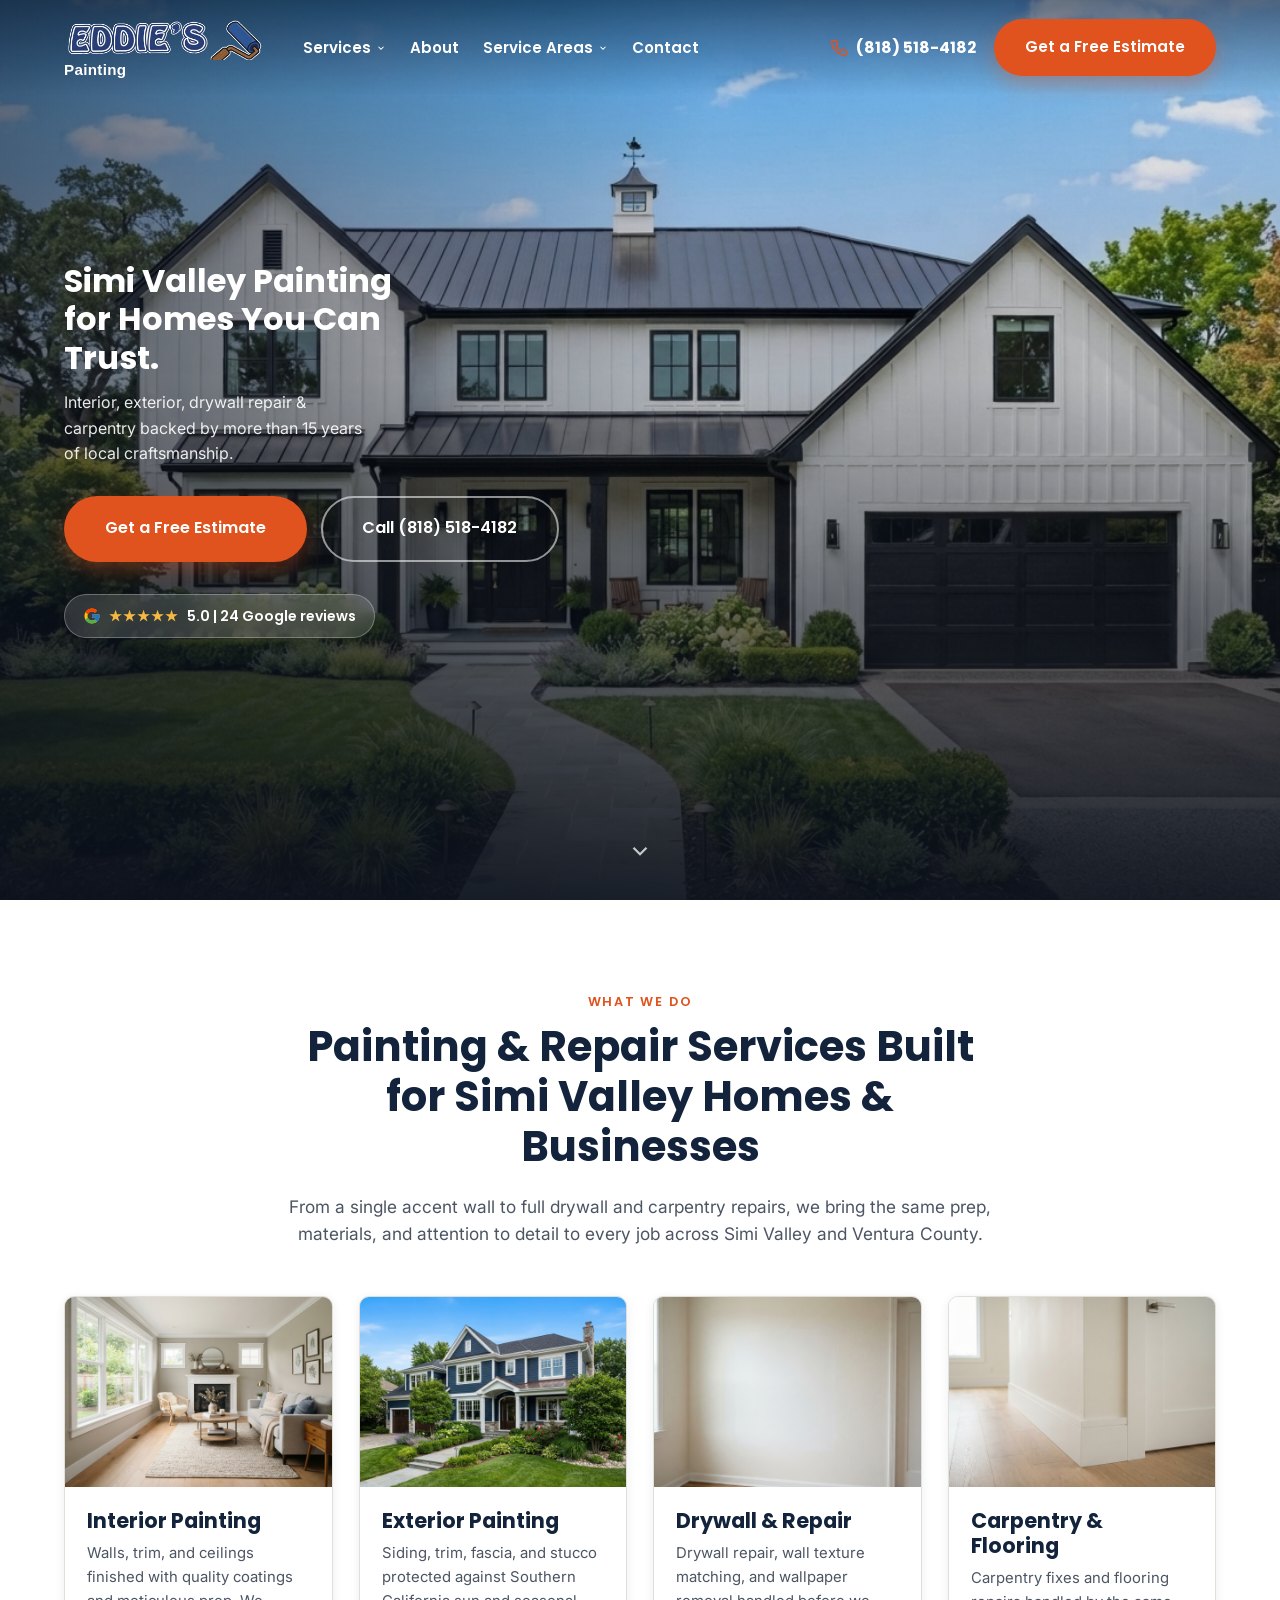
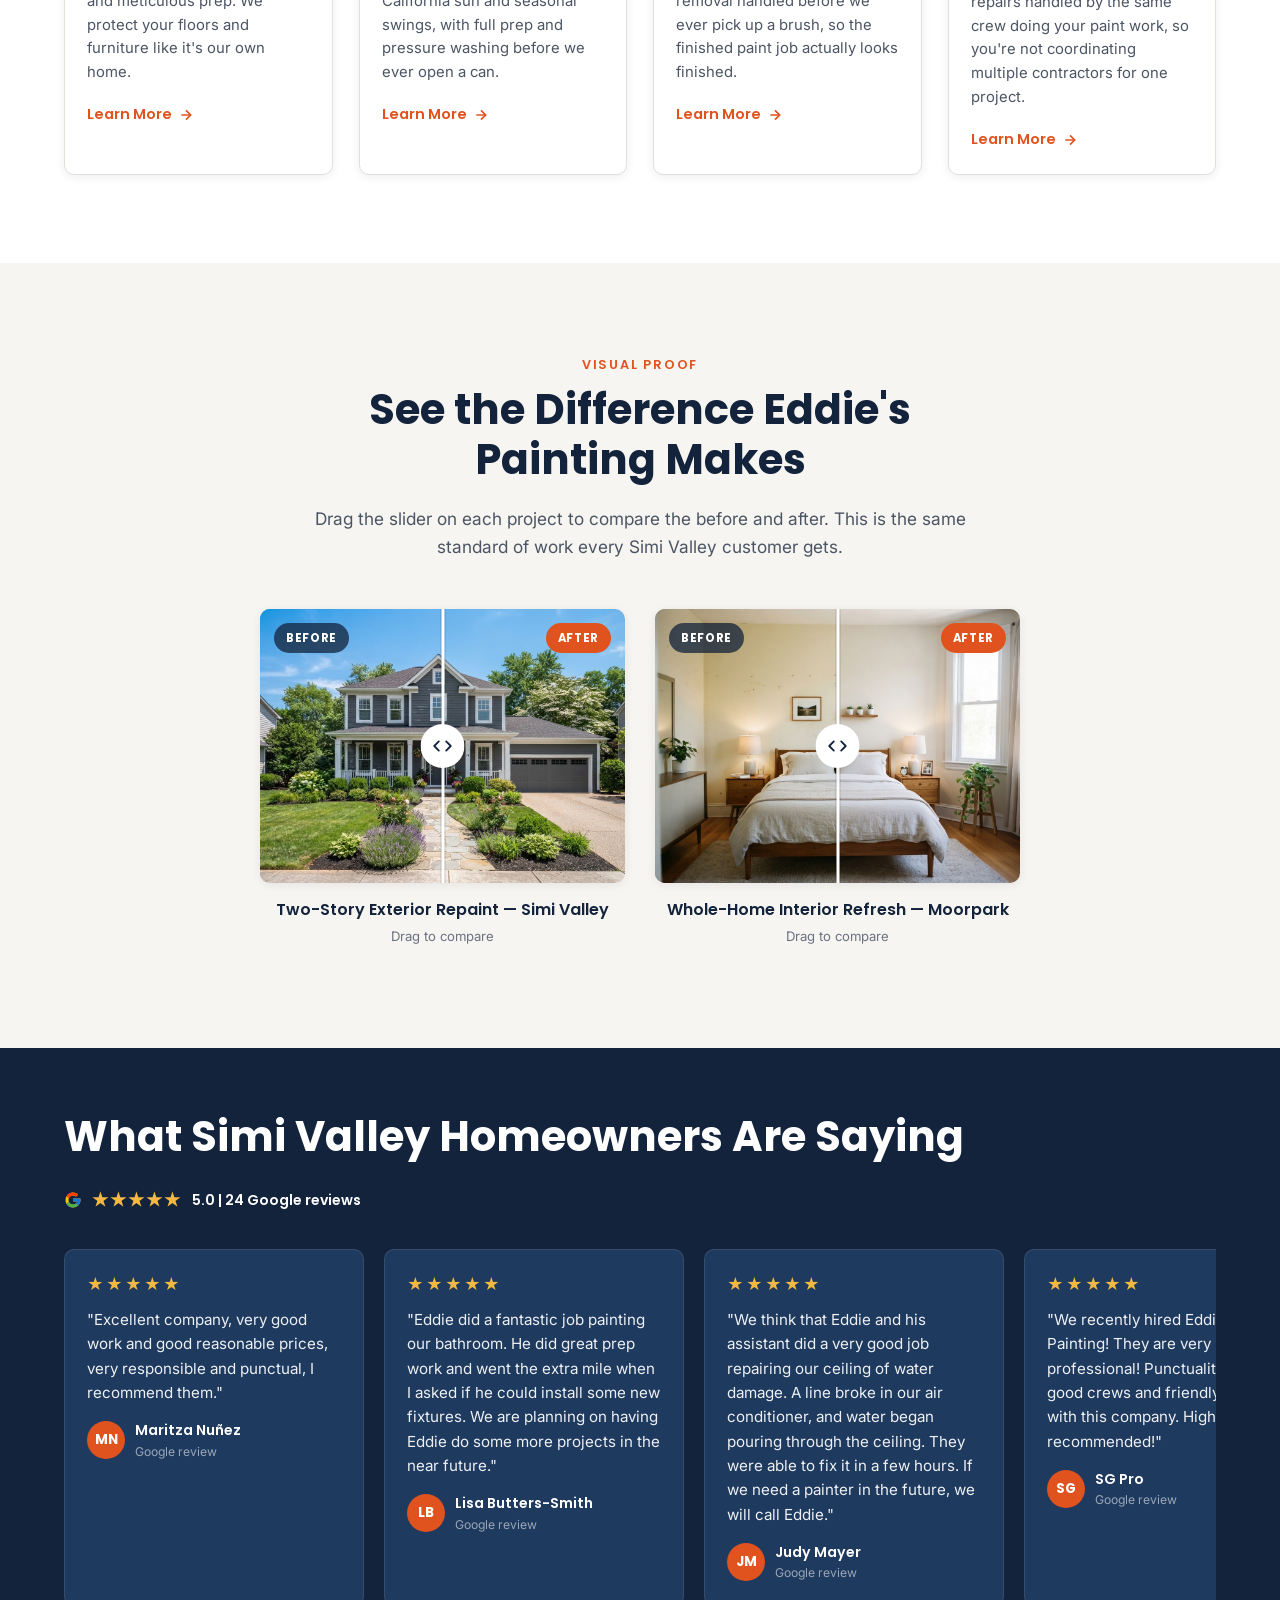
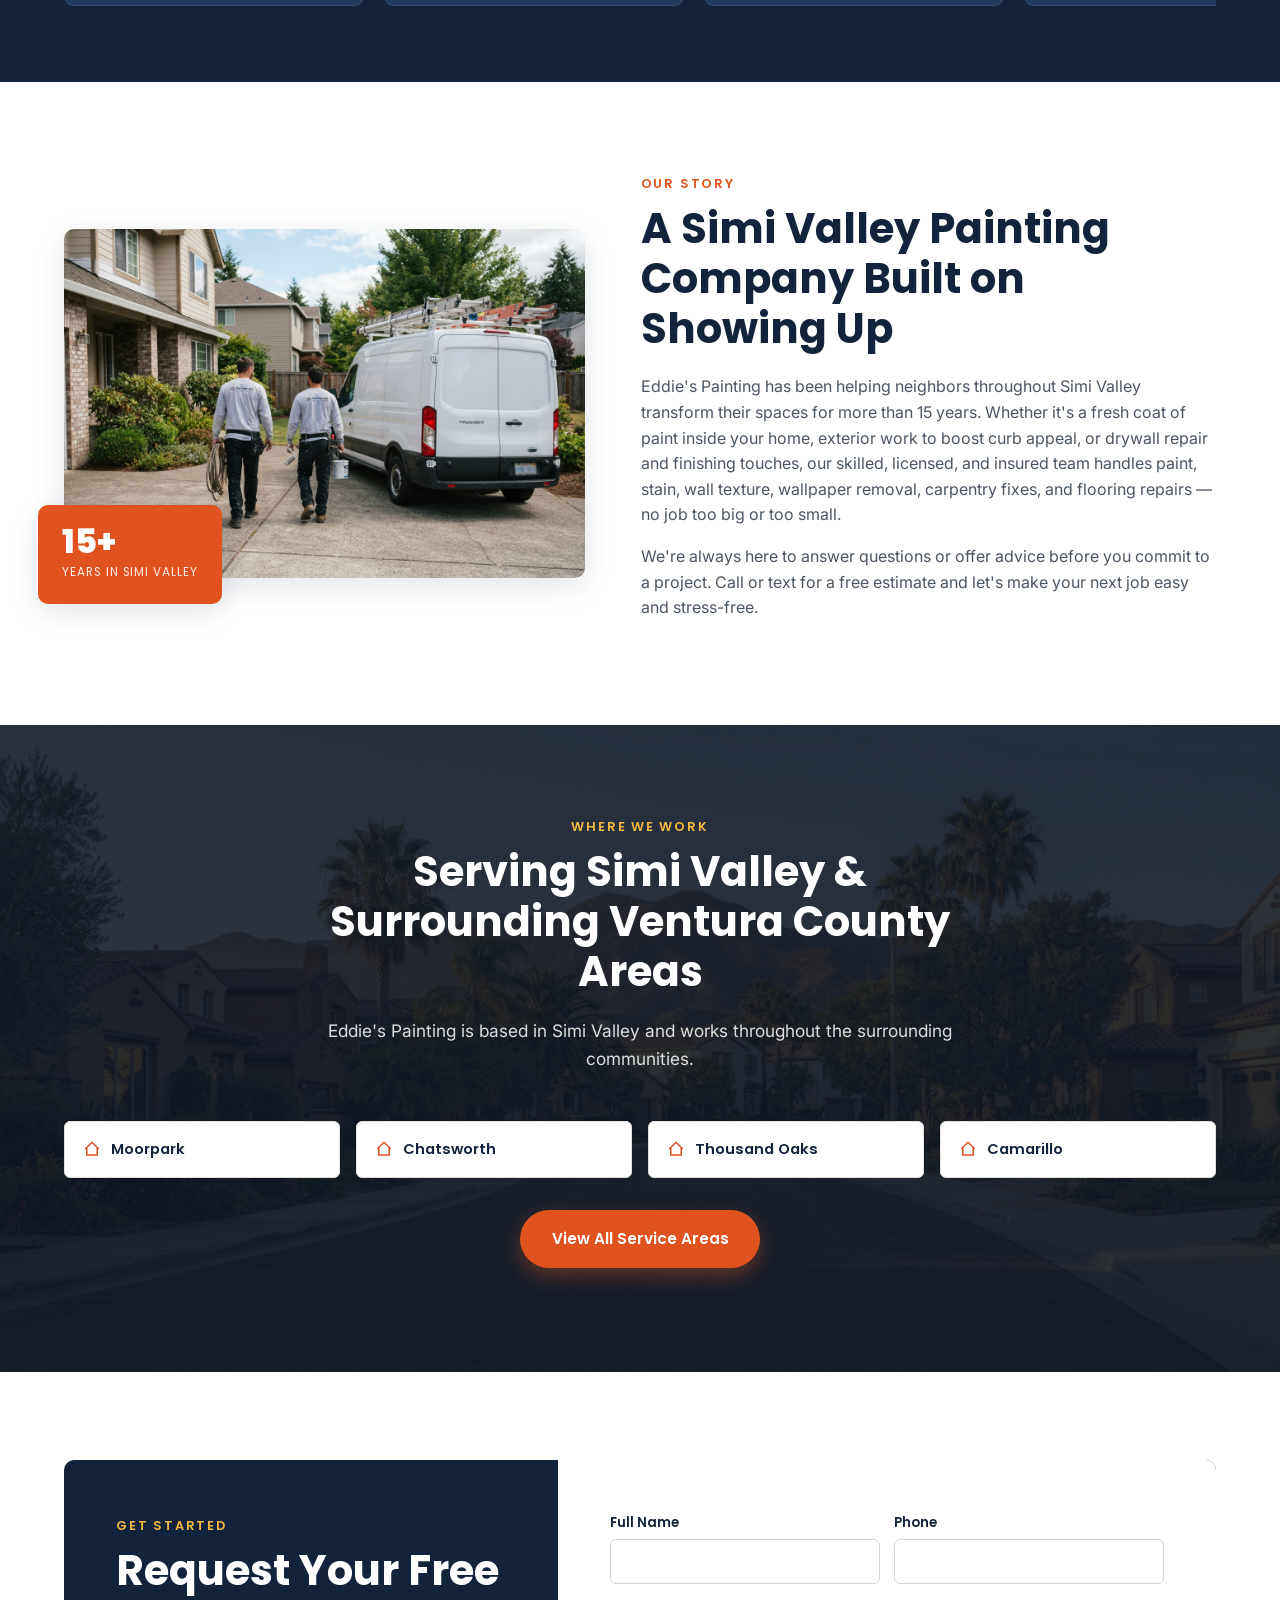
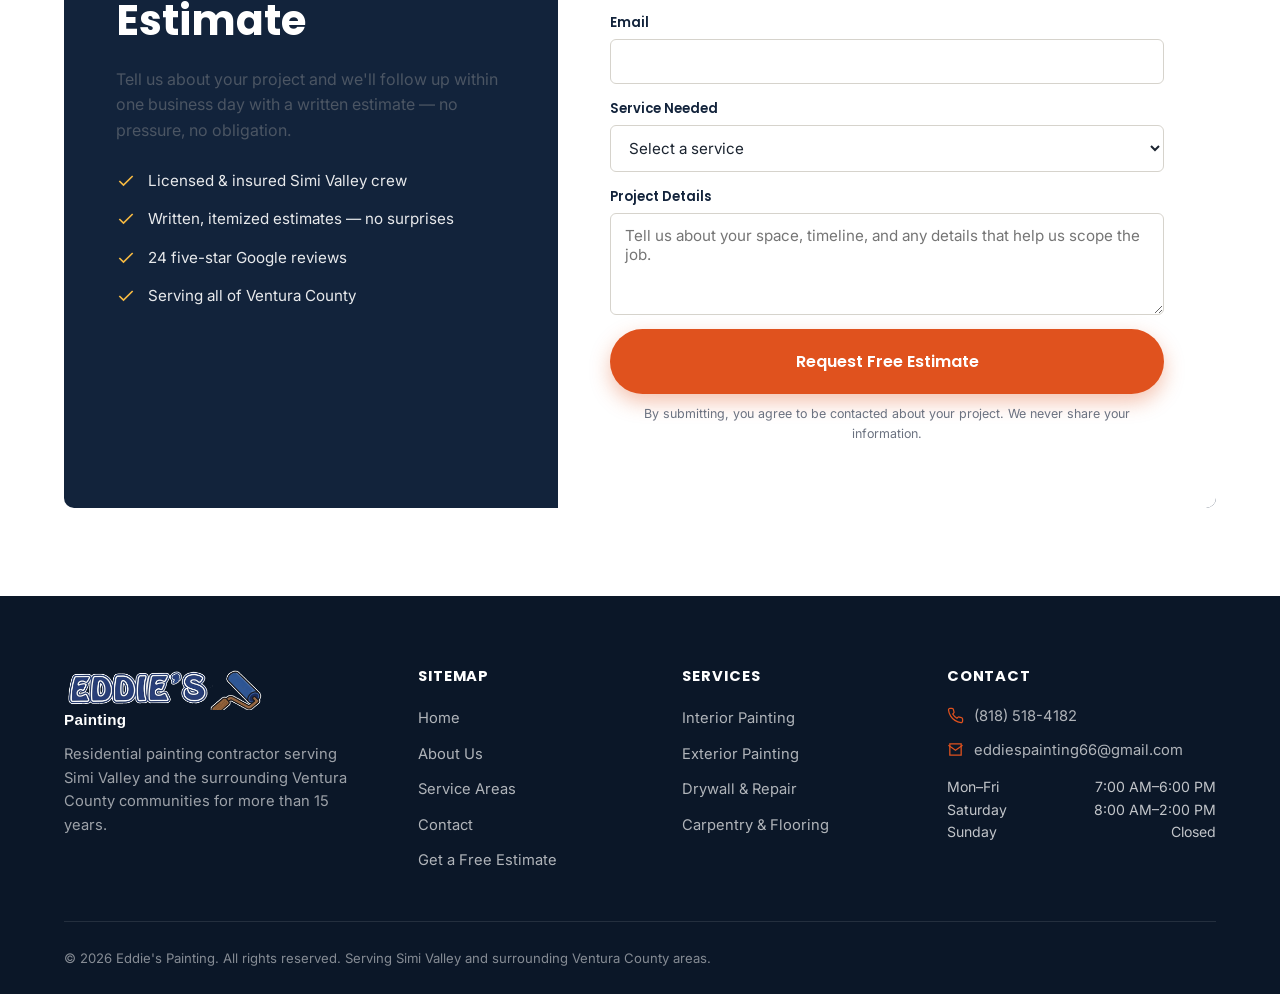
<file: index.html>
<!DOCTYPE html>
<html lang="en">
<head>
<meta charset="UTF-8">
<meta name="viewport" content="width=device-width, initial-scale=1.0">
<title>Simi Valley Painting Contractor | Eddie's Painting</title>
<meta name="description" content="Eddie's Painting is Simi Valley, CA's trusted residential painting contractor. Interior, exterior, drywall repair & carpentry/flooring across Ventura County. Free estimates.">
<link rel="canonical" href="https://www.eddiespaintingca.com/">
<link rel="preconnect" href="https://fonts.googleapis.com">
<link href="https://fonts.googleapis.com/css2?family=Inter:wght@400;500;600;700&family=Poppins:wght@600;700;800&display=swap" rel="stylesheet">
<link rel="stylesheet" href="css/style.css">
<script type="application/ld+json">
{
  "@context": "https://schema.org",
  "@type": "PaintingContractor",
  "name": "Eddie's Painting",
  "image": "https://www.eddiespaintingca.com/images/hero-exterior-painting.jpg",
  "logo": "https://www.eddiespaintingca.com/images/eddies-logo.png",
  "description": "Residential painting contractor serving Simi Valley, CA and surrounding Ventura County communities. Interior painting, exterior painting, drywall repair, and carpentry & flooring repair.",
  "telephone": "+1-818-518-4182",
  "email": "eddiespainting66@gmail.com",
  "priceRange": "$$",
  "address": {
    "@type": "PostalAddress",
    "streetAddress": "5852 E Marlies Ave",
    "addressLocality": "Simi Valley",
    "addressRegion": "CA",
    "postalCode": "93063",
    "addressCountry": "US"
  },
  "geo": {
    "@type": "GeoCoordinates",
    "latitude": 34.2694,
    "longitude": -118.7815
  },
  "url": "https://www.eddiespaintingca.com/",
  "areaServed": [
    { "@type": "City", "name": "Simi Valley, CA" },
    { "@type": "City", "name": "Moorpark, CA" },
    { "@type": "City", "name": "Chatsworth, CA" },
    { "@type": "City", "name": "Thousand Oaks, CA" },
    { "@type": "City", "name": "Camarillo, CA" },
    { "@type": "AdministrativeArea", "name": "Ventura County, CA" }
  ],
  "openingHoursSpecification": [
    {
      "@type": "OpeningHoursSpecification",
      "dayOfWeek": ["Monday","Tuesday","Wednesday","Thursday","Friday"],
      "opens": "07:00",
      "closes": "18:00"
    },
    {
      "@type": "OpeningHoursSpecification",
      "dayOfWeek": ["Saturday"],
      "opens": "08:00",
      "closes": "14:00"
    }
  ],
  "aggregateRating": {
    "@type": "AggregateRating",
    "ratingValue": "5.0",
    "reviewCount": "24"
  },
  "review": [
    {
      "@type": "Review",
      "author": { "@type": "Person", "name": "Maritza Nu\u00f1ez" },
      "reviewRating": { "@type": "Rating", "ratingValue": "5" },
      "reviewBody": "Excellent company, very good work and good reasonable prices, very responsible and punctual, I recommend them."
    },
    {
      "@type": "Review",
      "author": { "@type": "Person", "name": "Lisa Butters-Smith" },
      "reviewRating": { "@type": "Rating", "ratingValue": "5" },
      "reviewBody": "Eddie did a fantastic job painting our bathroom. He did great prep work and went the extra mile when I asked if he could install some new fixtures. We are planning on having Eddie do some more projects in the near future."
    },
    {
      "@type": "Review",
      "author": { "@type": "Person", "name": "Judy Mayer" },
      "reviewRating": { "@type": "Rating", "ratingValue": "5" },
      "reviewBody": "We think that Eddie and his assistant did a very good job repairing our ceiling of water damage. A line broke in our air conditioner, and water began pouring through the ceiling. He said it would take all day to fix it, but they were able to do it in a few hours. If we need a painter in the future, we will call Eddie."
    },
    {
      "@type": "Review",
      "author": { "@type": "Person", "name": "SG Pro" },
      "reviewRating": { "@type": "Rating", "ratingValue": "5" },
      "reviewBody": "We recently hired EDDIE'S painting! They are very professional! Punctuality, fair price, good crews and friendly. Easygoing with this company. Highly recommended!"
    }
  ]
}
</script>
</head>
<body>

<!-- ===================== HEADER / NAV ===================== -->
<header class="site-header">
  <div class="container nav-inner">
    <a href="index.html" class="brand" aria-label="Eddie's Painting home">
      <img class="brand-icon brand-logo-img" src="images/eddies-logo.png" alt="Eddie's Painting logo">
      <span class="brand-tagline">Painting</span>
    </a>

    <nav aria-label="Primary">
      <ul class="nav-links">
        <li class="has-dropdown">
          <button class="nav-toplink" aria-haspopup="true">Services
            <svg class="caret" viewBox="0 0 24 24" fill="none" stroke="currentColor" stroke-width="2.5"><polyline points="6 9 12 15 18 9"/></svg>
          </button>
          <div class="dropdown mega">
            <a class="drop-link" href="services/interior-painting.html">
              <svg class="di" viewBox="0 0 24 24" fill="none" stroke="currentColor" stroke-width="1.8"><path d="M3 21h18M6 21V9l6-5 6 5v12M9 21v-6h6v6"/></svg>
              <span><strong>Interior Painting</strong><small>Walls, trim &amp; ceilings</small></span>
            </a>
            <a class="drop-link" href="services/exterior-painting.html">
              <svg class="di" viewBox="0 0 24 24" fill="none" stroke="currentColor" stroke-width="1.8"><path d="M3 12l9-9 9 9M5 10v10h14V10"/></svg>
              <span><strong>Exterior Painting</strong><small>Siding, trim &amp; stucco</small></span>
            </a>
            <a class="drop-link" href="services/drywall-repair.html">
              <svg class="di" viewBox="0 0 24 24" fill="none" stroke="currentColor" stroke-width="1.8"><rect x="4" y="3" width="16" height="18" rx="1"/><path d="M12 8v8M8 12h8"/></svg>
              <span><strong>Drywall &amp; Repair</strong><small>Texture &amp; wallpaper removal</small></span>
            </a>
            <a class="drop-link" href="services/carpentry-flooring.html">
              <svg class="di" viewBox="0 0 24 24" fill="none" stroke="currentColor" stroke-width="1.8"><path d="M3 21h18M5 21V7l7-4 7 4v14M9 21v-5h6v5M9 10h.01M15 10h.01M9 14h.01M15 14h.01"/></svg>
              <span><strong>Carpentry &amp; Flooring</strong><small>Fixes &amp; floor repair</small></span>
            </a>
          </div>
        </li>
        <li><a href="about.html">About</a></li>
        <li class="has-dropdown">
          <button class="nav-toplink" aria-haspopup="true">Service Areas
            <svg class="caret" viewBox="0 0 24 24" fill="none" stroke="currentColor" stroke-width="2.5"><polyline points="6 9 12 15 18 9"/></svg>
          </button>
          <div class="dropdown areas-drop">
            <a class="drop-link" href="service-areas.html"><span><strong>Simi Valley</strong><small>Primary service area</small></span></a>
            <a class="drop-link" href="service-areas.html#moorpark"><span><strong>Moorpark</strong></span></a>
            <a class="drop-link" href="service-areas.html#chatsworth"><span><strong>Chatsworth</strong></span></a>
            <a class="drop-link" href="service-areas.html#thousand-oaks"><span><strong>Thousand Oaks</strong></span></a>
            <a class="drop-link" href="service-areas.html#camarillo"><span><strong>Camarillo</strong></span></a>
          </div>
        </li>
        <li><a href="contact.html">Contact</a></li>
      </ul>
    </nav>

    <div class="nav-right">
      <a href="tel:+18185184182" class="nav-phone">
        <svg viewBox="0 0 24 24" fill="none" stroke="currentColor" stroke-width="2"><path d="M22 16.92v3a2 2 0 0 1-2.18 2 19.8 19.8 0 0 1-8.63-3.07 19.5 19.5 0 0 1-6-6 19.8 19.8 0 0 1-3.07-8.67A2 2 0 0 1 4.11 2h3a2 2 0 0 1 2 1.72c.127.96.362 1.903.7 2.81a2 2 0 0 1-.45 2.11L8.09 9.91a16 16 0 0 0 6 6l1.27-1.27a2 2 0 0 1 2.11-.45c.907.338 1.85.573 2.81.7A2 2 0 0 1 22 16.92z"/></svg>
        <span class="nav-phone-text">(818) 518-4182</span>
      </a>
      <a href="#" class="btn btn-accent" data-open-quote="">Get a Free Estimate</a>
      <button class="nav-toggle" aria-label="Open menu">
        <svg viewBox="0 0 24 24" fill="currentColor"><circle cx="12" cy="5" r="1.8"/><circle cx="12" cy="12" r="1.8"/><circle cx="12" cy="19" r="1.8"/></svg>
      </button>
    </div>
  </div>
</header>

<!-- Mobile drawer -->
<div class="drawer-backdrop"></div>
<div class="mobile-drawer">
  <div class="mobile-drawer-head">
    <span class="brand-word" style="color:var(--navy)">EDDIE'S</span>
    <button class="modal-close drawer-close" aria-label="Close menu">
      <svg viewBox="0 0 24 24" fill="none" stroke="currentColor" stroke-width="2"><line x1="18" y1="6" x2="6" y2="18"/><line x1="6" y1="6" x2="18" y2="18"/></svg>
    </button>
  </div>
  <ul>
    <li>
      <button class="m-toggle">Services
        <svg width="18" height="18" viewBox="0 0 24 24" fill="none" stroke="currentColor" stroke-width="2.5"><polyline points="6 9 12 15 18 9"/></svg>
      </button>
      <div class="mobile-sub">
        <a href="services/interior-painting.html">Interior Painting</a>
        <a href="services/exterior-painting.html">Exterior Painting</a>
        <a href="services/drywall-repair.html">Drywall &amp; Repair</a>
        <a href="services/carpentry-flooring.html">Carpentry &amp; Flooring</a>
      </div>
    </li>
    <li><a href="about.html">About</a></li>
    <li>
      <button class="m-toggle">Service Areas
        <svg width="18" height="18" viewBox="0 0 24 24" fill="none" stroke="currentColor" stroke-width="2.5"><polyline points="6 9 12 15 18 9"/></svg>
      </button>
      <div class="mobile-sub">
        <a href="service-areas.html">Simi Valley</a>
        <a href="service-areas.html#moorpark">Moorpark</a>
        <a href="service-areas.html#chatsworth">Chatsworth</a>
        <a href="service-areas.html#thousand-oaks">Thousand Oaks</a>
        <a href="service-areas.html#camarillo">Camarillo</a>
      </div>
    </li>
    <li><a href="contact.html">Contact</a></li>
    <li><a href="tel:+18185184182">(818) 518-4182</a></li>
  </ul>
  <a href="#" class="btn btn-accent btn-block" data-open-quote="">Get a Free Estimate</a>
</div>

<!-- ===================== HERO ===================== -->
<section class="hero" style="background-image:url('images/hero-exterior-painting.jpg');">
  <div class="hero-content">
    <h1>Simi Valley Painting for Homes You Can Trust.</h1>
    <p class="hero-sub">Interior, exterior, drywall repair &amp; carpentry backed by more than 15 years of local craftsmanship.</p>
    <div class="hero-ctas">
      <a href="#" class="btn btn-accent btn-lg" data-open-quote="">Get a Free Estimate</a>
      <a href="tel:+18185184182" class="btn btn-outline btn-lg">Call (818) 518-4182</a>
    </div>
    <div class="hero-badges">
      <span class="badge-pill"><svg class="google-g" viewBox="0 0 48 48" width="18" height="18" aria-hidden="true"><path fill="#FFC107" d="M43.611,20.083H42V20H24v8h11.303c-1.649,4.657-6.08,8-11.303,8c-6.627,0-12-5.373-12-12s5.373-12,12-12c3.059,0,5.842,1.154,7.961,3.039l5.657-5.657C34.046,6.053,29.268,4,24,4C12.955,4,4,12.955,4,24s8.955,20,20,20s20-8.955,20-20C44,22.659,43.862,21.35,43.611,20.083z"/><path fill="#FF3D00" d="M6.306,14.691l6.571,4.819C14.655,15.108,18.961,12,24,12c3.059,0,5.842,1.154,7.961,3.039l5.657-5.657C34.046,6.053,29.268,4,24,4C16.318,4,9.656,8.337,6.306,14.691z"/><path fill="#4CAF50" d="M24,44c5.166,0,9.86-1.977,13.409-5.192l-6.19-5.238C29.211,35.091,26.715,36,24,36c-5.202,0-9.619-3.317-11.283-7.946l-6.522,5.025C9.505,39.556,16.227,44,24,44z"/><path fill="#1976D2" d="M43.611,20.083H42V20H24v8h11.303c-0.792,2.237-2.231,4.166-4.087,5.571c0.001-0.001,0.002-0.001,0.003-0.002l6.19,5.238C36.971,39.205,44,34,44,24C44,22.659,43.862,21.35,43.611,20.083z"/></svg><span class="stars">★★★★★</span> 5.0 | 24 Google reviews</span>
    </div>
  </div>
  <div class="hero-scroll">
    <svg width="26" height="26" viewBox="0 0 24 24" fill="none" stroke="currentColor" stroke-width="2"><polyline points="6 9 12 15 18 9"/></svg>
  </div>
</section>

<!-- ===================== SERVICES ===================== -->
<section id="services">
  <div class="container">
    <div class="section-head center">
      <span class="eyebrow">What We Do</span>
      <h2>Painting &amp; Repair Services Built for Simi Valley Homes &amp; Businesses</h2>
      <p>From a single accent wall to full drywall and carpentry repairs, we bring the same prep, materials, and attention to detail to every job across Simi Valley and Ventura County.</p>
    </div>
    <div class="services-grid">
      <div class="service-card">
        <div class="thumb"><img src="images/service-interior-painting.jpg" alt="Interior house painting service in a Simi Valley living room" loading="lazy"></div>
        <div class="body">
          <h3>Interior Painting</h3>
          <p>Walls, trim, and ceilings finished with quality coatings and meticulous prep. We protect your floors and furniture like it's our own home.</p>
          <a class="card-link" href="services/interior-painting.html">Learn More <svg viewBox="0 0 24 24" fill="none" stroke="currentColor" stroke-width="2.5"><line x1="5" y1="12" x2="19" y2="12"/><polyline points="12 5 19 12 12 19"/></svg></a>
        </div>
      </div>
      <div class="service-card">
        <div class="thumb"><img src="images/service-exterior-painting.jpg" alt="Exterior house painting service on a Simi Valley home" loading="lazy"></div>
        <div class="body">
          <h3>Exterior Painting</h3>
          <p>Siding, trim, fascia, and stucco protected against Southern California sun and seasonal swings, with full prep and pressure washing before we ever open a can.</p>
          <a class="card-link" href="services/exterior-painting.html">Learn More <svg viewBox="0 0 24 24" fill="none" stroke="currentColor" stroke-width="2.5"><line x1="5" y1="12" x2="19" y2="12"/><polyline points="12 5 19 12 12 19"/></svg></a>
        </div>
      </div>
      <div class="service-card">
        <div class="thumb"><img src="images/service-drywall-repair.jpg" alt="Drywall repair and wall texture service in Simi Valley" loading="lazy"></div>
        <div class="body">
          <h3>Drywall &amp; Repair</h3>
          <p>Drywall repair, wall texture matching, and wallpaper removal handled before we ever pick up a brush, so the finished paint job actually looks finished.</p>
          <a class="card-link" href="services/drywall-repair.html">Learn More <svg viewBox="0 0 24 24" fill="none" stroke="currentColor" stroke-width="2.5"><line x1="5" y1="12" x2="19" y2="12"/><polyline points="12 5 19 12 12 19"/></svg></a>
        </div>
      </div>
      <div class="service-card">
        <div class="thumb"><img src="images/service-carpentry-flooring.jpg" alt="Carpentry and flooring repair service in Simi Valley" loading="lazy"></div>
        <div class="body">
          <h3>Carpentry &amp; Flooring</h3>
          <p>Carpentry fixes and flooring repairs handled by the same crew doing your paint work, so you're not coordinating multiple contractors for one project.</p>
          <a class="card-link" href="services/carpentry-flooring.html">Learn More <svg viewBox="0 0 24 24" fill="none" stroke="currentColor" stroke-width="2.5"><line x1="5" y1="12" x2="19" y2="12"/><polyline points="12 5 19 12 12 19"/></svg></a>
        </div>
      </div>
    </div>
  </div>
</section>

<!-- ===================== VISUAL PROOF / BEFORE-AFTER ===================== -->
<section class="section-alt" id="gallery">
  <div class="container">
    <div class="section-head center">
      <span class="eyebrow">Visual Proof</span>
      <h2>See the Difference Eddie's Painting Makes</h2>
      <p>Drag the slider on each project to compare the before and after. This is the same standard of work every Simi Valley customer gets.</p>
    </div>
    <div class="gallery-grid gallery-grid-2col">
      <figure>
        <div class="ba-slider">
          <img class="ba-after" src="images/gallery-exterior-after.jpg" alt="Simi Valley home exterior after professional repaint by Eddie's Painting">
          <div class="ba-before-wrap"><img src="images/gallery-exterior-before.jpg" alt="Simi Valley home exterior before professional repaint"></div>
          <div class="ba-handle"></div>
          <span class="ba-tag before-tag">Before</span>
          <span class="ba-tag after-tag">After</span>
        </div>
        <figcaption class="ba-caption">Two-Story Exterior Repaint &mdash; Simi Valley</figcaption>
        <p class="ba-hint">Drag to compare</p>
      </figure>
      <figure>
        <div class="ba-slider">
          <img class="ba-after" src="images/gallery-interior-after.jpg" alt="Simi Valley bedroom interior after professional painting by Eddie's Painting">
          <div class="ba-before-wrap"><img src="images/gallery-interior-before.jpg" alt="Simi Valley bedroom interior before professional painting"></div>
          <div class="ba-handle"></div>
          <span class="ba-tag before-tag">Before</span>
          <span class="ba-tag after-tag">After</span>
        </div>
        <figcaption class="ba-caption">Whole-Home Interior Refresh &mdash; Moorpark</figcaption>
        <p class="ba-hint">Drag to compare</p>
      </figure>
    </div>
  </div>
</section>

<!-- ===================== REVIEWS STRIP ===================== -->
<section class="reviews-strip">
  <div class="container">
    <div class="reviews-head">
      <h2>What Simi Valley Homeowners Are Saying</h2>
      <div class="reviews-agg badge-pill badge-plain"><svg class="google-g" viewBox="0 0 48 48" width="18" height="18" aria-hidden="true"><path fill="#FFC107" d="M43.611,20.083H42V20H24v8h11.303c-1.649,4.657-6.08,8-11.303,8c-6.627,0-12-5.373-12-12s5.373-12,12-12c3.059,0,5.842,1.154,7.961,3.039l5.657-5.657C34.046,6.053,29.268,4,24,4C12.955,4,4,12.955,4,24s8.955,20,20,20s20-8.955,20-20C44,22.659,43.862,21.35,43.611,20.083z"/><path fill="#FF3D00" d="M6.306,14.691l6.571,4.819C14.655,15.108,18.961,12,24,12c3.059,0,5.842,1.154,7.961,3.039l5.657-5.657C34.046,6.053,29.268,4,24,4C16.318,4,9.656,8.337,6.306,14.691z"/><path fill="#4CAF50" d="M24,44c5.166,0,9.86-1.977,13.409-5.192l-6.19-5.238C29.211,35.091,26.715,36,24,36c-5.202,0-9.619-3.317-11.283-7.946l-6.522,5.025C9.505,39.556,16.227,44,24,44z"/><path fill="#1976D2" d="M43.611,20.083H42V20H24v8h11.303c-0.792,2.237-2.231,4.166-4.087,5.571c0.001-0.001,0.002-0.001,0.003-0.002l6.19,5.238C36.971,39.205,44,34,44,24C44,22.659,43.862,21.35,43.611,20.083z"/></svg><span class="stars">★★★★★</span> 5.0 | 24 Google reviews</div>
    </div>
    <div class="reviews-track reviews-track-static">
      <div class="review-card">
        <span class="stars">★★★★★</span>
        <p>"Excellent company, very good work and good reasonable prices, very responsible and punctual, I recommend them."</p>
        <div class="review-meta"><div class="review-avatar">MN</div><div><div class="review-name">Maritza Nuñez</div><div class="review-date">Google review</div></div></div>
      </div>
      <div class="review-card">
        <span class="stars">★★★★★</span>
        <p>"Eddie did a fantastic job painting our bathroom. He did great prep work and went the extra mile when I asked if he could install some new fixtures. We are planning on having Eddie do some more projects in the near future."</p>
        <div class="review-meta"><div class="review-avatar">LB</div><div><div class="review-name">Lisa Butters-Smith</div><div class="review-date">Google review</div></div></div>
      </div>
      <div class="review-card">
        <span class="stars">★★★★★</span>
        <p>"We think that Eddie and his assistant did a very good job repairing our ceiling of water damage. A line broke in our air conditioner, and water began pouring through the ceiling. They were able to fix it in a few hours. If we need a painter in the future, we will call Eddie."</p>
        <div class="review-meta"><div class="review-avatar">JM</div><div><div class="review-name">Judy Mayer</div><div class="review-date">Google review</div></div></div>
      </div>
      <div class="review-card">
        <span class="stars">★★★★★</span>
        <p>"We recently hired Eddie's Painting! They are very professional! Punctuality, fair price, good crews and friendly. Easygoing with this company. Highly recommended!"</p>
        <div class="review-meta"><div class="review-avatar">SG</div><div><div class="review-name">SG Pro</div><div class="review-date">Google review</div></div></div>
      </div>
    </div>
    <div class="scroll-hint">
      <span>Scroll</span>
      <svg viewBox="0 0 24 24" fill="none" stroke="currentColor" stroke-width="2.5"><line x1="5" y1="12" x2="19" y2="12"/><polyline points="12 5 19 12 12 19"/></svg>
    </div>
  </div>
</section>

<!-- ===================== ABOUT ===================== -->
<section id="about">
  <div class="container about-grid">
    <div class="about-media">
      <img src="images/about-team.jpg" alt="Eddie's Painting crew arriving at a job site in Simi Valley, CA">
      <div class="about-badge"><span class="num">15+</span><span class="lbl">Years in Simi Valley</span></div>
    </div>
    <div>
      <span class="eyebrow">Our Story</span>
      <h2>A Simi Valley Painting Company Built on Showing Up</h2>
      <p>Eddie's Painting has been helping neighbors throughout Simi Valley transform their spaces for more than 15 years. Whether it's a fresh coat of paint inside your home, exterior work to boost curb appeal, or drywall repair and finishing touches, our skilled, licensed, and insured team handles paint, stain, wall texture, wallpaper removal, carpentry fixes, and flooring repairs &mdash; no job too big or too small.</p>
      <p>We're always here to answer questions or offer advice before you commit to a project. Call or text for a free estimate and let's make your next job easy and stress-free.</p>
      </div>
  </div>
</section>

<!-- ===================== SERVICE AREAS ===================== -->
<section class="section-alt" id="areas" style="background-image:linear-gradient(rgba(14,23,37,.88),rgba(14,23,37,.88)), url('images/service-areas-banner.jpg'); background-size:cover; background-position:center;">
  <div class="container">
    <div class="section-head center">
      <span class="eyebrow" style="color:var(--gold)">Where We Work</span>
      <h2 style="color:var(--white)">Serving Simi Valley &amp; Surrounding Ventura County Areas</h2>
      <p style="color:rgba(255,255,255,.85)">Eddie's Painting is based in Simi Valley and works throughout the surrounding communities.</p>
    </div>
    <div class="areas-grid">
      <a class="area-chip" href="service-areas.html#moorpark"><svg viewBox="0 0 24 24" fill="none" stroke="currentColor" stroke-width="2"><path d="M3 12l9-9 9 9M5 10v10h14V10"/></svg><span>Moorpark</span></a>
      <a class="area-chip" href="service-areas.html#chatsworth"><svg viewBox="0 0 24 24" fill="none" stroke="currentColor" stroke-width="2"><path d="M3 12l9-9 9 9M5 10v10h14V10"/></svg><span>Chatsworth</span></a>
      <a class="area-chip" href="service-areas.html#thousand-oaks"><svg viewBox="0 0 24 24" fill="none" stroke="currentColor" stroke-width="2"><path d="M3 12l9-9 9 9M5 10v10h14V10"/></svg><span>Thousand Oaks</span></a>
      <a class="area-chip" href="service-areas.html#camarillo"><svg viewBox="0 0 24 24" fill="none" stroke="currentColor" stroke-width="2"><path d="M3 12l9-9 9 9M5 10v10h14V10"/></svg><span>Camarillo</span></a>
    </div>
    <p style="text-align:center; margin-top:2rem;"><a href="service-areas.html" class="btn btn-accent">View All Service Areas</a></p>
  </div>
</section>

<!-- ===================== GET A QUOTE ===================== -->
<section id="quote">
  <div class="container">
    <div class="quote-wrap">
      <div class="quote-info">
        <span class="eyebrow" style="color:var(--gold)">Get Started</span>
        <h2>Request Your Free Estimate</h2>
        <p>Tell us about your project and we'll follow up within one business day with a written estimate &mdash; no pressure, no obligation.</p>
        <ul>
          <li><svg viewBox="0 0 24 24" fill="none" stroke="currentColor" stroke-width="2"><polyline points="20 6 9 17 4 12"/></svg> Licensed &amp; insured Simi Valley crew</li>
          <li><svg viewBox="0 0 24 24" fill="none" stroke="currentColor" stroke-width="2"><polyline points="20 6 9 17 4 12"/></svg> Written, itemized estimates &mdash; no surprises</li>
          <li><svg viewBox="0 0 24 24" fill="none" stroke="currentColor" stroke-width="2"><polyline points="20 6 9 17 4 12"/></svg> 24 five-star Google reviews</li>
          <li><svg viewBox="0 0 24 24" fill="none" stroke="currentColor" stroke-width="2"><polyline points="20 6 9 17 4 12"/></svg> Serving all of Ventura County</li>
        </ul>
      </div>
      <div class="quote-form">
        <form id="page-quote-form" class="js-quote-form">
          <div class="form-row">
            <div class="form-field"><label for="q-name">Full Name</label><input type="text" id="q-name" required></div>
            <div class="form-field"><label for="q-phone">Phone</label><input type="tel" id="q-phone" required></div>
          </div>
          <div class="form-field"><label for="q-email">Email</label><input type="email" id="q-email" required></div>
          <div class="form-field">
            <label for="q-service">Service Needed</label>
            <select id="q-service">
              <option value="">Select a service</option>
              <option value="interior">Interior Painting</option>
              <option value="exterior">Exterior Painting</option>
              <option value="drywall">Drywall &amp; Repair</option>
              <option value="carpentry">Carpentry &amp; Flooring</option>
            </select>
          </div>
          <div class="form-field"><label for="q-details">Project Details</label><textarea id="q-details" rows="4" placeholder="Tell us about your space, timeline, and any details that help us scope the job."></textarea></div>
          <button type="submit" class="btn btn-accent btn-block btn-lg">Request Free Estimate</button>
          <p class="form-note">By submitting, you agree to be contacted about your project. We never share your information.</p>
        </form>
        <div class="form-success">
          <svg viewBox="0 0 24 24" fill="none" stroke="currentColor" stroke-width="1.6"><circle cx="12" cy="12" r="10"/><polyline points="8 12 11 15 16 9"/></svg>
          <h2>Request Received</h2>
          <p>Thanks &mdash; a member of our team will reach out within one business day to schedule your free estimate.</p>
        </div>
      </div>
    </div>
  </div>
</section>

<!-- ===================== FOOTER ===================== -->
<footer class="site-footer">
  <div class="container">
    <div class="footer-grid">
      <div class="footer-brand">
        <a href="index.html" class="brand">
          <img class="brand-icon brand-logo-img" src="images/eddies-logo.png" alt="Eddie's Painting logo">
      <span class="brand-tagline">Painting</span>
        </a>
        <p>Residential painting contractor serving Simi Valley and the surrounding Ventura County communities for more than 15 years.</p>
      </div>
      <div>
        <h4>Sitemap</h4>
        <ul>
          <li><a href="index.html">Home</a></li>
          <li><a href="about.html">About Us</a></li>
          <li><a href="service-areas.html">Service Areas</a></li>
          <li><a href="contact.html">Contact</a></li>
          <li><a href="#" data-open-quote="">Get a Free Estimate</a></li>
        </ul>
      </div>
      <div>
        <h4>Services</h4>
        <ul>
          <li><a href="services/interior-painting.html">Interior Painting</a></li>
          <li><a href="services/exterior-painting.html">Exterior Painting</a></li>
          <li><a href="services/drywall-repair.html">Drywall &amp; Repair</a></li>
          <li><a href="services/carpentry-flooring.html">Carpentry &amp; Flooring</a></li>
        </ul>
      </div>
      <div>
        <h4>Contact</h4>
        <ul class="footer-contact">
          <li><svg viewBox="0 0 24 24" fill="none" stroke="currentColor" stroke-width="1.8"><path d="M22 16.92v3a2 2 0 0 1-2.18 2 19.8 19.8 0 0 1-8.63-3.07 19.5 19.5 0 0 1-6-6 19.8 19.8 0 0 1-3.07-8.67A2 2 0 0 1 4.11 2h3a2 2 0 0 1 2 1.72c.127.96.362 1.903.7 2.81a2 2 0 0 1-.45 2.11L8.09 9.91a16 16 0 0 0 6 6l1.27-1.27a2 2 0 0 1 2.11-.45c.907.338 1.85.573 2.81.7A2 2 0 0 1 22 16.92z"/></svg> <a href="tel:+18185184182">(818) 518-4182</a></li>
          <li><svg viewBox="0 0 24 24" fill="none" stroke="currentColor" stroke-width="1.8"><path d="M4 4h16v16H4z"/><path d="M22 6l-10 7L2 6"/></svg> <a href="mailto:eddiespainting66@gmail.com">eddiespainting66@gmail.com</a></li>
        </ul>
        <div style="margin-top:14px;">
          <div class="footer-hours-row"><span>Mon&ndash;Fri</span><span>7:00 AM&ndash;6:00 PM</span></div>
          <div class="footer-hours-row"><span>Saturday</span><span>8:00 AM&ndash;2:00 PM</span></div>
          <div class="footer-hours-row"><span>Sunday</span><span>Closed</span></div>
        </div>
      </div>
    </div>
    <div class="footer-bottom">
      <span>&copy; 2026 Eddie's Painting. All rights reserved. Serving Simi Valley and surrounding Ventura County areas.</span>
    </div>
  </div>
</footer>

<!-- ===================== QUOTE MODAL ===================== -->
<div class="modal-overlay">
  <div class="modal-box">
    <button class="modal-close" data-close-quote aria-label="Close">
      <svg viewBox="0 0 24 24" fill="none" stroke="currentColor" stroke-width="2"><line x1="18" y1="6" x2="6" y2="18"/><line x1="6" y1="6" x2="18" y2="18"/></svg>
    </button>
    <h2>Get a Free Estimate</h2>
    <p class="sub">Fill out the form and a member of our Simi Valley team will follow up within one business day.</p>
    <form id="quote-form" class="js-quote-form">
      <div class="form-row">
        <div class="form-field"><label for="quote-name">Full Name</label><input type="text" id="quote-name" required></div>
        <div class="form-field"><label for="quote-phone">Phone</label><input type="tel" id="quote-phone" required></div>
      </div>
      <div class="form-field"><label for="quote-email">Email</label><input type="email" id="quote-email" required></div>
      <div class="form-field">
        <label for="quote-service">Service Needed</label>
        <select id="quote-service">
          <option value="">Select a service</option>
              <option value="interior">Interior Painting</option>
              <option value="exterior">Exterior Painting</option>
              <option value="drywall">Drywall &amp; Repair</option>
              <option value="carpentry">Carpentry &amp; Flooring</option>
        </select>
      </div>
      <div class="form-field"><label for="quote-details">Project Details</label><textarea id="quote-details" rows="4" placeholder="Tell us about your space, timeline, and any details that help us scope the job."></textarea></div>
      <button type="submit" class="btn btn-accent btn-block btn-lg">Request Free Estimate</button>
      <p class="form-note">By submitting, you agree to be contacted about your project. We never share your information.</p>
    </form>
    <div class="form-success">
      <svg viewBox="0 0 24 24" fill="none" stroke="currentColor" stroke-width="1.6"><circle cx="12" cy="12" r="10"/><polyline points="8 12 11 15 16 9"/></svg>
      <h2>Request Received</h2>
      <p>Thanks &mdash; a member of our team will reach out within one business day to schedule your free estimate.</p>
    </div>
  </div>
</div>

<script src="js/script.js"></script>
</body>
</html>
</file>
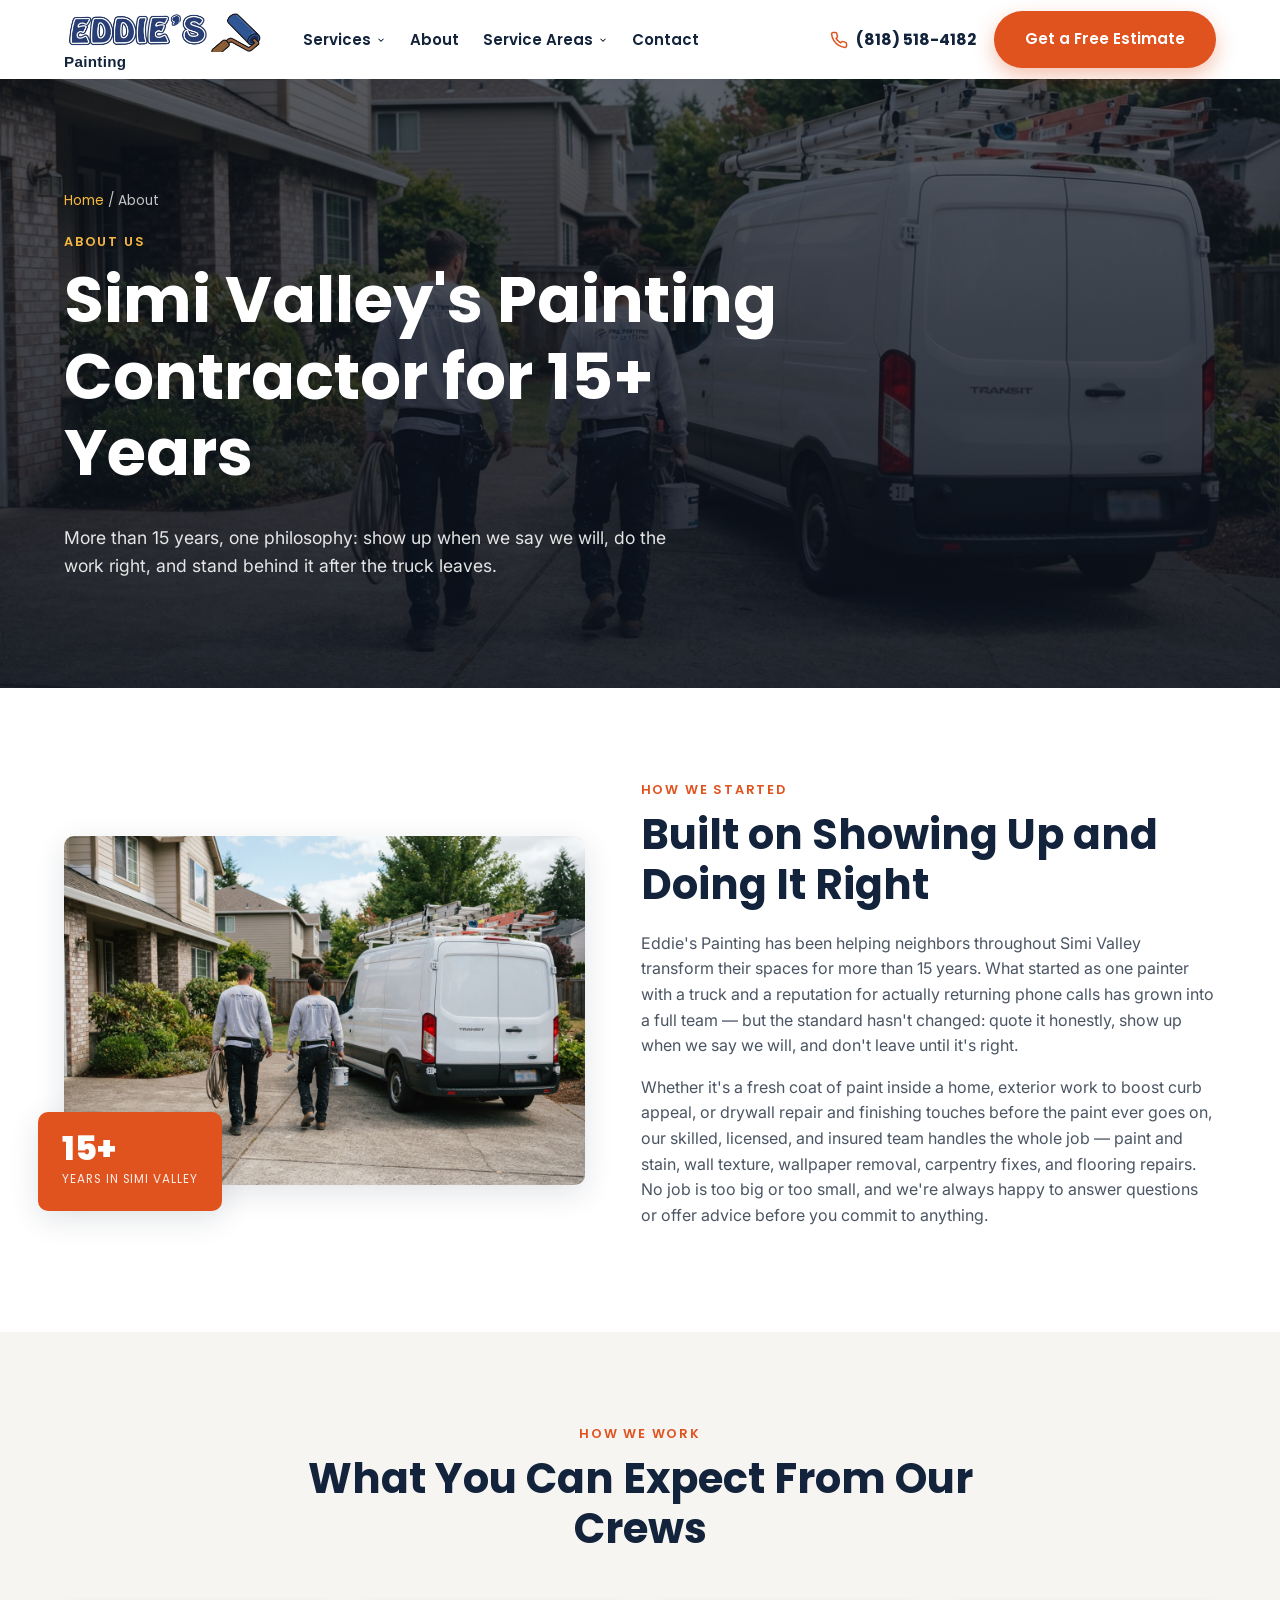
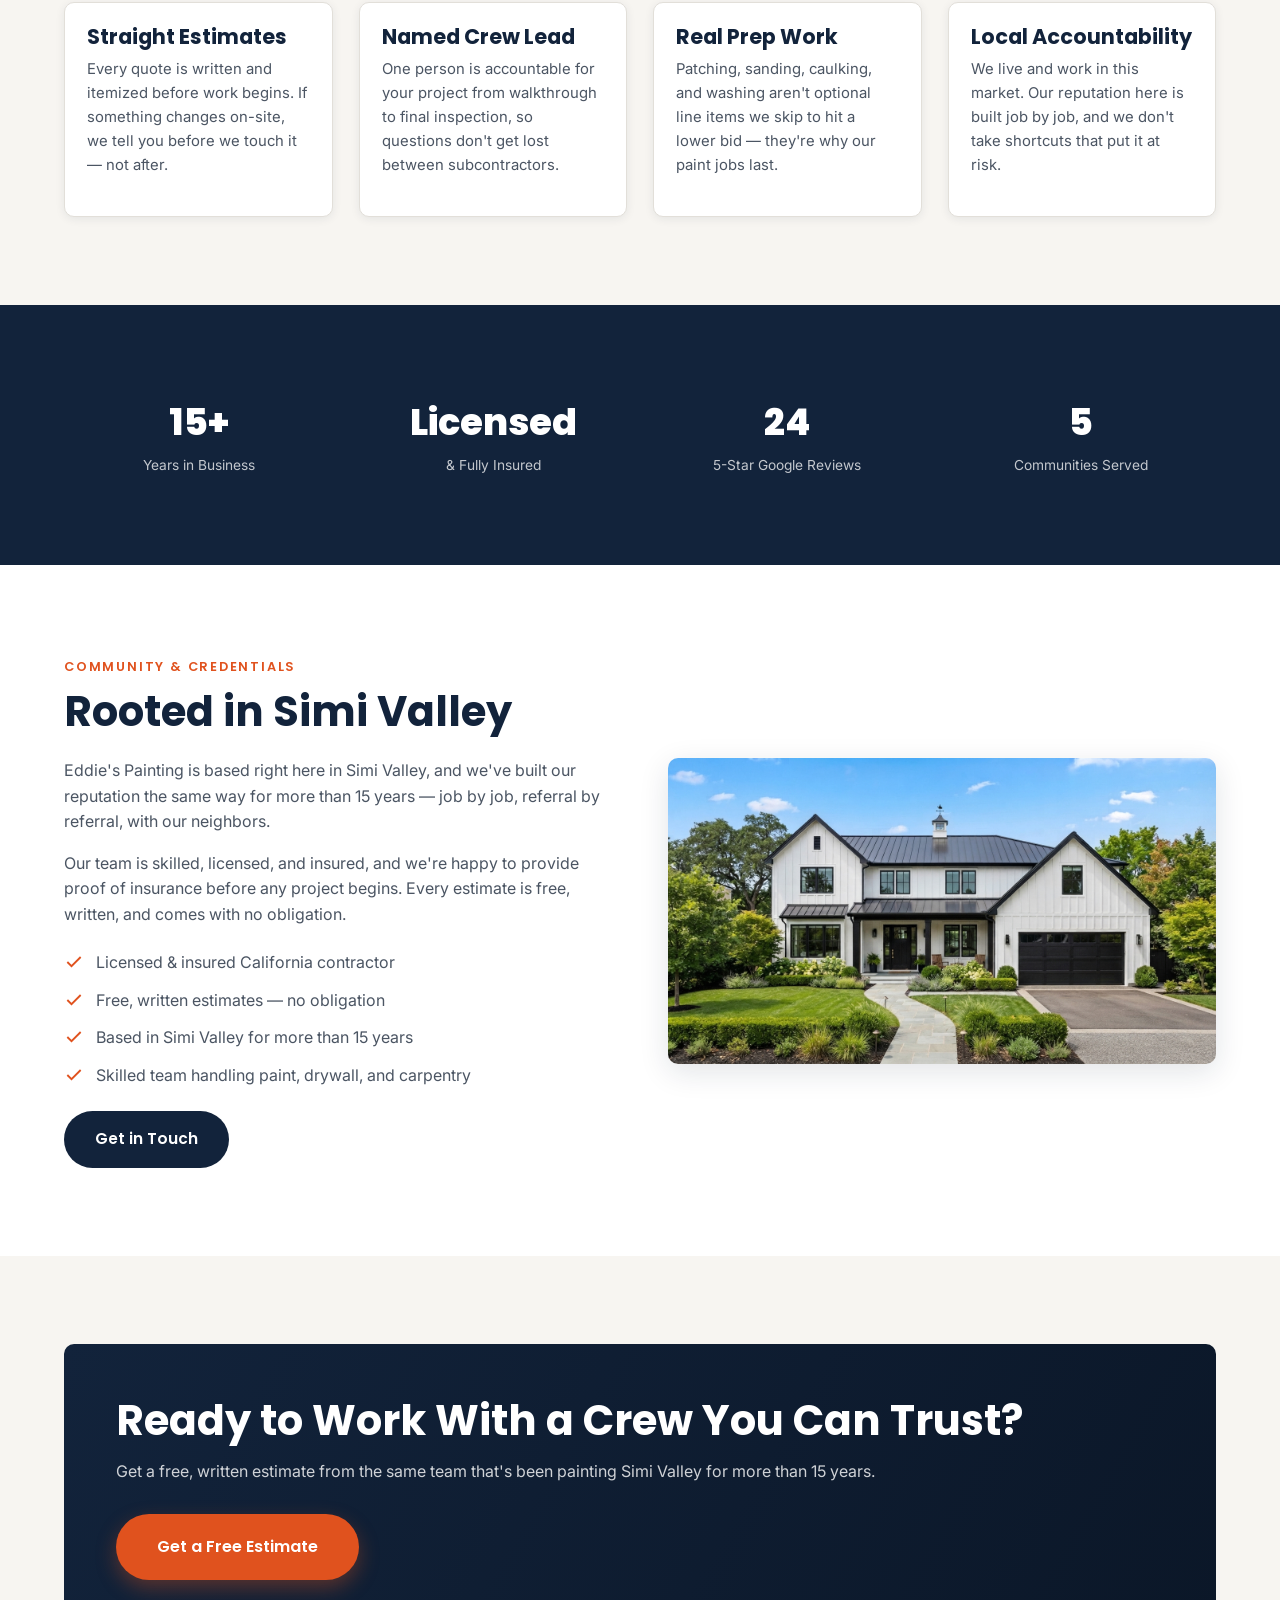
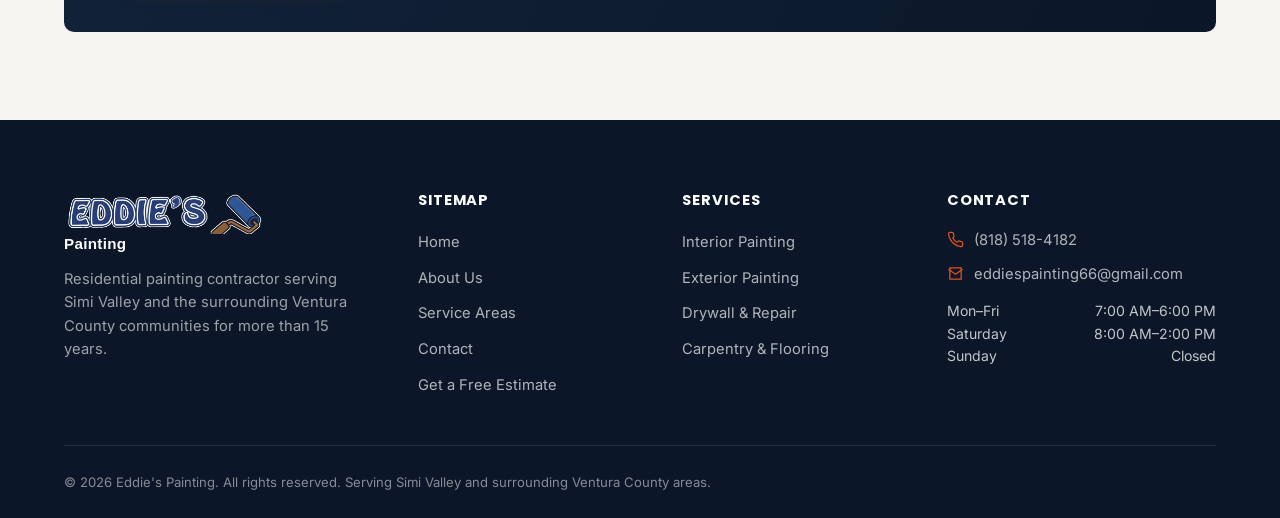
<file: about.html>
<!DOCTYPE html>
<html lang="en">
<head>
<meta charset="UTF-8">
<meta name="viewport" content="width=device-width, initial-scale=1.0">
<title>About Eddie's Painting | Simi Valley Painting Contractor</title>
<meta name="description" content="Eddie's Painting has served Simi Valley, CA and Ventura County for more than 15 years. Learn about our team and our approach to residential painting.">
<link rel="canonical" href="https://www.eddiespaintingca.com/about.html">
<link rel="preconnect" href="https://fonts.googleapis.com">
<link href="https://fonts.googleapis.com/css2?family=Inter:wght@400;500;600;700&family=Poppins:wght@600;700;800&display=swap" rel="stylesheet">
<link rel="stylesheet" href="css/style.css">
</head>
<body class="inner-page">

<header class="site-header">
  <div class="container nav-inner">
    <a href="index.html" class="brand" aria-label="Eddie's Painting home">
      <img class="brand-icon brand-logo-img" src="images/eddies-logo.png" alt="Eddie's Painting logo">
      <span class="brand-tagline">Painting</span>
    </a>
    <nav aria-label="Primary">
      <ul class="nav-links">
        <li class="has-dropdown">
          <button class="nav-toplink" aria-haspopup="true">Services
            <svg class="caret" viewBox="0 0 24 24" fill="none" stroke="currentColor" stroke-width="2.5"><polyline points="6 9 12 15 18 9"/></svg>
          </button>
          <div class="dropdown mega">
            <a class="drop-link" href="services/interior-painting.html">
              <svg class="di" viewBox="0 0 24 24" fill="none" stroke="currentColor" stroke-width="1.8"><path d="M3 21h18M6 21V9l6-5 6 5v12M9 21v-6h6v6"/></svg>
              <span><strong>Interior Painting</strong><small>Walls, trim &amp; ceilings</small></span>
            </a>
            <a class="drop-link" href="services/exterior-painting.html">
              <svg class="di" viewBox="0 0 24 24" fill="none" stroke="currentColor" stroke-width="1.8"><path d="M3 12l9-9 9 9M5 10v10h14V10"/></svg>
              <span><strong>Exterior Painting</strong><small>Siding, trim &amp; stucco</small></span>
            </a>
            <a class="drop-link" href="services/drywall-repair.html">
              <svg class="di" viewBox="0 0 24 24" fill="none" stroke="currentColor" stroke-width="1.8"><rect x="4" y="3" width="16" height="18" rx="1"/><path d="M12 8v8M8 12h8"/></svg>
              <span><strong>Drywall &amp; Repair</strong><small>Texture &amp; wallpaper removal</small></span>
            </a>
            <a class="drop-link" href="services/carpentry-flooring.html">
              <svg class="di" viewBox="0 0 24 24" fill="none" stroke="currentColor" stroke-width="1.8"><path d="M3 21h18M5 21V7l7-4 7 4v14M9 21v-5h6v5M9 10h.01M15 10h.01M9 14h.01M15 14h.01"/></svg>
              <span><strong>Carpentry &amp; Flooring</strong><small>Fixes &amp; floor repair</small></span>
            </a>
          </div>
        </li>
        <li><a href="about.html">About</a></li>
        <li class="has-dropdown">
          <button class="nav-toplink" aria-haspopup="true">Service Areas
            <svg class="caret" viewBox="0 0 24 24" fill="none" stroke="currentColor" stroke-width="2.5"><polyline points="6 9 12 15 18 9"/></svg>
          </button>
          <div class="dropdown areas-drop">
            <a class="drop-link" href="service-areas.html"><span><strong>Simi Valley</strong><small>Primary service area</small></span></a>
            <a class="drop-link" href="service-areas.html#moorpark"><span><strong>Moorpark</strong></span></a>
            <a class="drop-link" href="service-areas.html#chatsworth"><span><strong>Chatsworth</strong></span></a>
            <a class="drop-link" href="service-areas.html#thousand-oaks"><span><strong>Thousand Oaks</strong></span></a>
            <a class="drop-link" href="service-areas.html#camarillo"><span><strong>Camarillo</strong></span></a>
          </div>
        </li>
        <li><a href="contact.html">Contact</a></li>
      </ul>
    </nav>
    <div class="nav-right">
      <a href="tel:+18185184182" class="nav-phone">
        <svg viewBox="0 0 24 24" fill="none" stroke="currentColor" stroke-width="2"><path d="M22 16.92v3a2 2 0 0 1-2.18 2 19.8 19.8 0 0 1-8.63-3.07 19.5 19.5 0 0 1-6-6 19.8 19.8 0 0 1-3.07-8.67A2 2 0 0 1 4.11 2h3a2 2 0 0 1 2 1.72c.127.96.362 1.903.7 2.81a2 2 0 0 1-.45 2.11L8.09 9.91a16 16 0 0 0 6 6l1.27-1.27a2 2 0 0 1 2.11-.45c.907.338 1.85.573 2.81.7A2 2 0 0 1 22 16.92z"/></svg>
        <span class="nav-phone-text">(818) 518-4182</span>
      </a>
      <a href="#" class="btn btn-accent" data-open-quote="">Get a Free Estimate</a>
      <button class="nav-toggle" aria-label="Open menu">
        <svg viewBox="0 0 24 24" fill="currentColor"><circle cx="12" cy="5" r="1.8"/><circle cx="12" cy="12" r="1.8"/><circle cx="12" cy="19" r="1.8"/></svg>
      </button>
    </div>
  </div>
</header>

<div class="drawer-backdrop"></div>
<div class="mobile-drawer">
  <div class="mobile-drawer-head">
    <span class="brand-word" style="color:var(--navy)">EDDIE'S</span>
    <button class="modal-close drawer-close" aria-label="Close menu">
      <svg viewBox="0 0 24 24" fill="none" stroke="currentColor" stroke-width="2"><line x1="18" y1="6" x2="6" y2="18"/><line x1="6" y1="6" x2="18" y2="18"/></svg>
    </button>
  </div>
  <ul>
    <li>
      <button class="m-toggle">Services
        <svg width="18" height="18" viewBox="0 0 24 24" fill="none" stroke="currentColor" stroke-width="2.5"><polyline points="6 9 12 15 18 9"/></svg>
      </button>
      <div class="mobile-sub">
        <a href="services/interior-painting.html">Interior Painting</a>
        <a href="services/exterior-painting.html">Exterior Painting</a>
        <a href="services/drywall-repair.html">Drywall &amp; Repair</a>
        <a href="services/carpentry-flooring.html">Carpentry &amp; Flooring</a>
      </div>
    </li>
    <li><a href="about.html">About</a></li>
    <li>
      <button class="m-toggle">Service Areas
        <svg width="18" height="18" viewBox="0 0 24 24" fill="none" stroke="currentColor" stroke-width="2.5"><polyline points="6 9 12 15 18 9"/></svg>
      </button>
      <div class="mobile-sub">
        <a href="service-areas.html">Simi Valley</a>
        <a href="service-areas.html#moorpark">Moorpark</a>
        <a href="service-areas.html#chatsworth">Chatsworth</a>
        <a href="service-areas.html#thousand-oaks">Thousand Oaks</a>
        <a href="service-areas.html#camarillo">Camarillo</a>
      </div>
    </li>
    <li><a href="contact.html">Contact</a></li>
    <li><a href="tel:+18185184182">(818) 518-4182</a></li>
  </ul>
  <a href="#" class="btn btn-accent btn-block" data-open-quote="">Get a Free Estimate</a>
</div>

<!-- ===================== PAGE HEADER ===================== -->
<header class="page-header" style="background-image:url('images/about-team.jpg');">
  <div class="container page-header-inner">
    <p class="breadcrumb"><a href="index.html">Home</a> / About</p>
    <span class="eyebrow">About Us</span>
    <h1>Simi Valley's Painting Contractor for 15+ Years</h1>
    <p class="lead">More than 15 years, one philosophy: show up when we say we will, do the work right, and stand behind it after the truck leaves.</p>
  </div>
</header>

<!-- ===================== STORY ===================== -->
<section>
  <div class="container about-grid">
    <div class="about-media">
      <img src="images/about-team.jpg" alt="Eddie's Painting crew arriving at a job site in Simi Valley, CA">
      <div class="about-badge"><span class="num">15+</span><span class="lbl">Years in Simi Valley</span></div>
    </div>
    <div>
      <span class="eyebrow">How We Started</span>
      <h2>Built on Showing Up and Doing It Right</h2>
      <p>Eddie's Painting has been helping neighbors throughout Simi Valley transform their spaces for more than 15 years. What started as one painter with a truck and a reputation for actually returning phone calls has grown into a full team &mdash; but the standard hasn't changed: quote it honestly, show up when we say we will, and don't leave until it's right.</p>
      <p>Whether it's a fresh coat of paint inside a home, exterior work to boost curb appeal, or drywall repair and finishing touches before the paint ever goes on, our skilled, licensed, and insured team handles the whole job &mdash; paint and stain, wall texture, wallpaper removal, carpentry fixes, and flooring repairs. No job is too big or too small, and we're always happy to answer questions or offer advice before you commit to anything.</p>
      </div>
  </div>
</section>

<!-- ===================== VALUES ===================== -->
<section class="section-alt">
  <div class="container">
    <div class="section-head center">
      <span class="eyebrow">How We Work</span>
      <h2>What You Can Expect From Our Crews</h2>
    </div>
    <div class="services-grid" style="grid-template-columns:repeat(4,1fr);">
      <div class="service-card"><div class="body">
        <h3>Straight Estimates</h3>
        <p>Every quote is written and itemized before work begins. If something changes on-site, we tell you before we touch it &mdash; not after.</p>
      </div></div>
      <div class="service-card"><div class="body">
        <h3>Named Crew Lead</h3>
        <p>One person is accountable for your project from walkthrough to final inspection, so questions don't get lost between subcontractors.</p>
      </div></div>
      <div class="service-card"><div class="body">
        <h3>Real Prep Work</h3>
        <p>Patching, sanding, caulking, and washing aren't optional line items we skip to hit a lower bid &mdash; they're why our paint jobs last.</p>
      </div></div>
      <div class="service-card"><div class="body">
        <h3>Local Accountability</h3>
        <p>We live and work in this market. Our reputation here is built job by job, and we don't take shortcuts that put it at risk.</p>
      </div></div>
    </div>
  </div>
</section>

<!-- ===================== STATS ===================== -->
<section class="section-navy">
  <div class="container stat-band">
    <div class="stat"><span class="num">15+</span><span class="lbl">Years in Business</span></div>
    <div class="stat"><span class="num">Licensed</span><span class="lbl">&amp; Fully Insured</span></div>
    <div class="stat"><span class="num">24</span><span class="lbl">5-Star Google Reviews</span></div>
    <div class="stat"><span class="num">5</span><span class="lbl">Communities Served</span></div>
  </div>
</section>

<!-- ===================== COMMUNITY / CREDENTIALS ===================== -->
<section>
  <div class="container split reverse">
    <div>
      <span class="eyebrow">Community &amp; Credentials</span>
      <h2>Rooted in Simi Valley</h2>
      <p>Eddie's Painting is based right here in Simi Valley, and we've built our reputation the same way for more than 15 years &mdash; job by job, referral by referral, with our neighbors.</p>
      <p>Our team is skilled, licensed, and insured, and we're happy to provide proof of insurance before any project begins. Every estimate is free, written, and comes with no obligation.</p>
      <ul class="checklist">
        <li><svg viewBox="0 0 24 24" fill="none" stroke="currentColor" stroke-width="2.2"><polyline points="20 6 9 17 4 12"/></svg> Licensed &amp; insured California contractor</li>
        <li><svg viewBox="0 0 24 24" fill="none" stroke="currentColor" stroke-width="2.2"><polyline points="20 6 9 17 4 12"/></svg> Free, written estimates &mdash; no obligation</li>
        <li><svg viewBox="0 0 24 24" fill="none" stroke="currentColor" stroke-width="2.2"><polyline points="20 6 9 17 4 12"/></svg> Based in Simi Valley for more than 15 years</li>
        <li><svg viewBox="0 0 24 24" fill="none" stroke="currentColor" stroke-width="2.2"><polyline points="20 6 9 17 4 12"/></svg> Skilled team handling paint, drywall, and carpentry</li>
      </ul>
      <a href="contact.html" class="btn btn-navy">Get in Touch</a>
    </div>
    <div class="media">
      <img src="images/hero-exterior-painting.jpg" alt="Recently painted home exterior in Simi Valley, CA by Eddie's Painting">
    </div>
  </div>
</section>

<!-- ===================== CTA BAND ===================== -->
<section class="section-alt">
  <div class="container">
    <div class="cta-band">
      <div>
        <h2>Ready to Work With a Crew You Can Trust?</h2>
        <p>Get a free, written estimate from the same team that's been painting Simi Valley for more than 15 years.</p>
      </div>
      <a href="#" class="btn btn-accent btn-lg" data-open-quote="">Get a Free Estimate</a>
    </div>
  </div>
</section>

<!-- ===================== FOOTER ===================== -->
<footer class="site-footer">
  <div class="container">
    <div class="footer-grid">
      <div class="footer-brand">
        <a href="index.html" class="brand">
          <img class="brand-icon brand-logo-img" src="images/eddies-logo.png" alt="Eddie's Painting logo">
      <span class="brand-tagline">Painting</span>
        </a>
        <p>Residential painting contractor serving Simi Valley and the surrounding Ventura County communities for more than 15 years.</p>
      </div>
      <div>
        <h4>Sitemap</h4>
        <ul>
          <li><a href="index.html">Home</a></li>
          <li><a href="about.html">About Us</a></li>
          <li><a href="service-areas.html">Service Areas</a></li>
          <li><a href="contact.html">Contact</a></li>
          <li><a href="#" data-open-quote="">Get a Free Estimate</a></li>
        </ul>
      </div>
      <div>
        <h4>Services</h4>
        <ul>
          <li><a href="services/interior-painting.html">Interior Painting</a></li>
          <li><a href="services/exterior-painting.html">Exterior Painting</a></li>
          <li><a href="services/drywall-repair.html">Drywall &amp; Repair</a></li>
          <li><a href="services/carpentry-flooring.html">Carpentry &amp; Flooring</a></li>
        </ul>
      </div>
      <div>
        <h4>Contact</h4>
        <ul class="footer-contact">
          <li><svg viewBox="0 0 24 24" fill="none" stroke="currentColor" stroke-width="1.8"><path d="M22 16.92v3a2 2 0 0 1-2.18 2 19.8 19.8 0 0 1-8.63-3.07 19.5 19.5 0 0 1-6-6 19.8 19.8 0 0 1-3.07-8.67A2 2 0 0 1 4.11 2h3a2 2 0 0 1 2 1.72c.127.96.362 1.903.7 2.81a2 2 0 0 1-.45 2.11L8.09 9.91a16 16 0 0 0 6 6l1.27-1.27a2 2 0 0 1 2.11-.45c.907.338 1.85.573 2.81.7A2 2 0 0 1 22 16.92z"/></svg> <a href="tel:+18185184182">(818) 518-4182</a></li>
          <li><svg viewBox="0 0 24 24" fill="none" stroke="currentColor" stroke-width="1.8"><path d="M4 4h16v16H4z"/><path d="M22 6l-10 7L2 6"/></svg> <a href="mailto:eddiespainting66@gmail.com">eddiespainting66@gmail.com</a></li>
        </ul>
        <div style="margin-top:14px;">
          <div class="footer-hours-row"><span>Mon&ndash;Fri</span><span>7:00 AM&ndash;6:00 PM</span></div>
          <div class="footer-hours-row"><span>Saturday</span><span>8:00 AM&ndash;2:00 PM</span></div>
          <div class="footer-hours-row"><span>Sunday</span><span>Closed</span></div>
        </div>
      </div>
    </div>
    <div class="footer-bottom">
      <span>&copy; 2026 Eddie's Painting. All rights reserved. Serving Simi Valley and surrounding Ventura County areas.</span>
    </div>
  </div>
</footer>

<!-- ===================== QUOTE MODAL ===================== -->
<div class="modal-overlay">
  <div class="modal-box">
    <button class="modal-close" data-close-quote aria-label="Close">
      <svg viewBox="0 0 24 24" fill="none" stroke="currentColor" stroke-width="2"><line x1="18" y1="6" x2="6" y2="18"/><line x1="6" y1="6" x2="18" y2="18"/></svg>
    </button>
    <h2>Get a Free Estimate</h2>
    <p class="sub">Fill out the form and a member of our Simi Valley team will follow up within one business day.</p>
    <form id="quote-form" class="js-quote-form">
      <div class="form-row">
        <div class="form-field"><label for="quote-name">Full Name</label><input type="text" id="quote-name" required></div>
        <div class="form-field"><label for="quote-phone">Phone</label><input type="tel" id="quote-phone" required></div>
      </div>
      <div class="form-field"><label for="quote-email">Email</label><input type="email" id="quote-email" required></div>
      <div class="form-field">
        <label for="quote-service">Service Needed</label>
        <select id="quote-service">
          <option value="">Select a service</option>
              <option value="interior">Interior Painting</option>
              <option value="exterior">Exterior Painting</option>
              <option value="drywall">Drywall &amp; Repair</option>
              <option value="carpentry">Carpentry &amp; Flooring</option>
        </select>
      </div>
      <div class="form-field"><label for="quote-details">Project Details</label><textarea id="quote-details" rows="4" placeholder="Tell us about your space, timeline, and any details that help us scope the job."></textarea></div>
      <button type="submit" class="btn btn-accent btn-block btn-lg">Request Free Estimate</button>
      <p class="form-note">By submitting, you agree to be contacted about your project. We never share your information.</p>
    </form>
    <div class="form-success">
      <svg viewBox="0 0 24 24" fill="none" stroke="currentColor" stroke-width="1.6"><circle cx="12" cy="12" r="10"/><polyline points="8 12 11 15 16 9"/></svg>
      <h2>Request Received</h2>
      <p>Thanks &mdash; a member of our team will reach out within one business day to schedule your free estimate.</p>
    </div>
  </div>
</div>

<script src="js/script.js"></script>
</body>
</html>
</file>
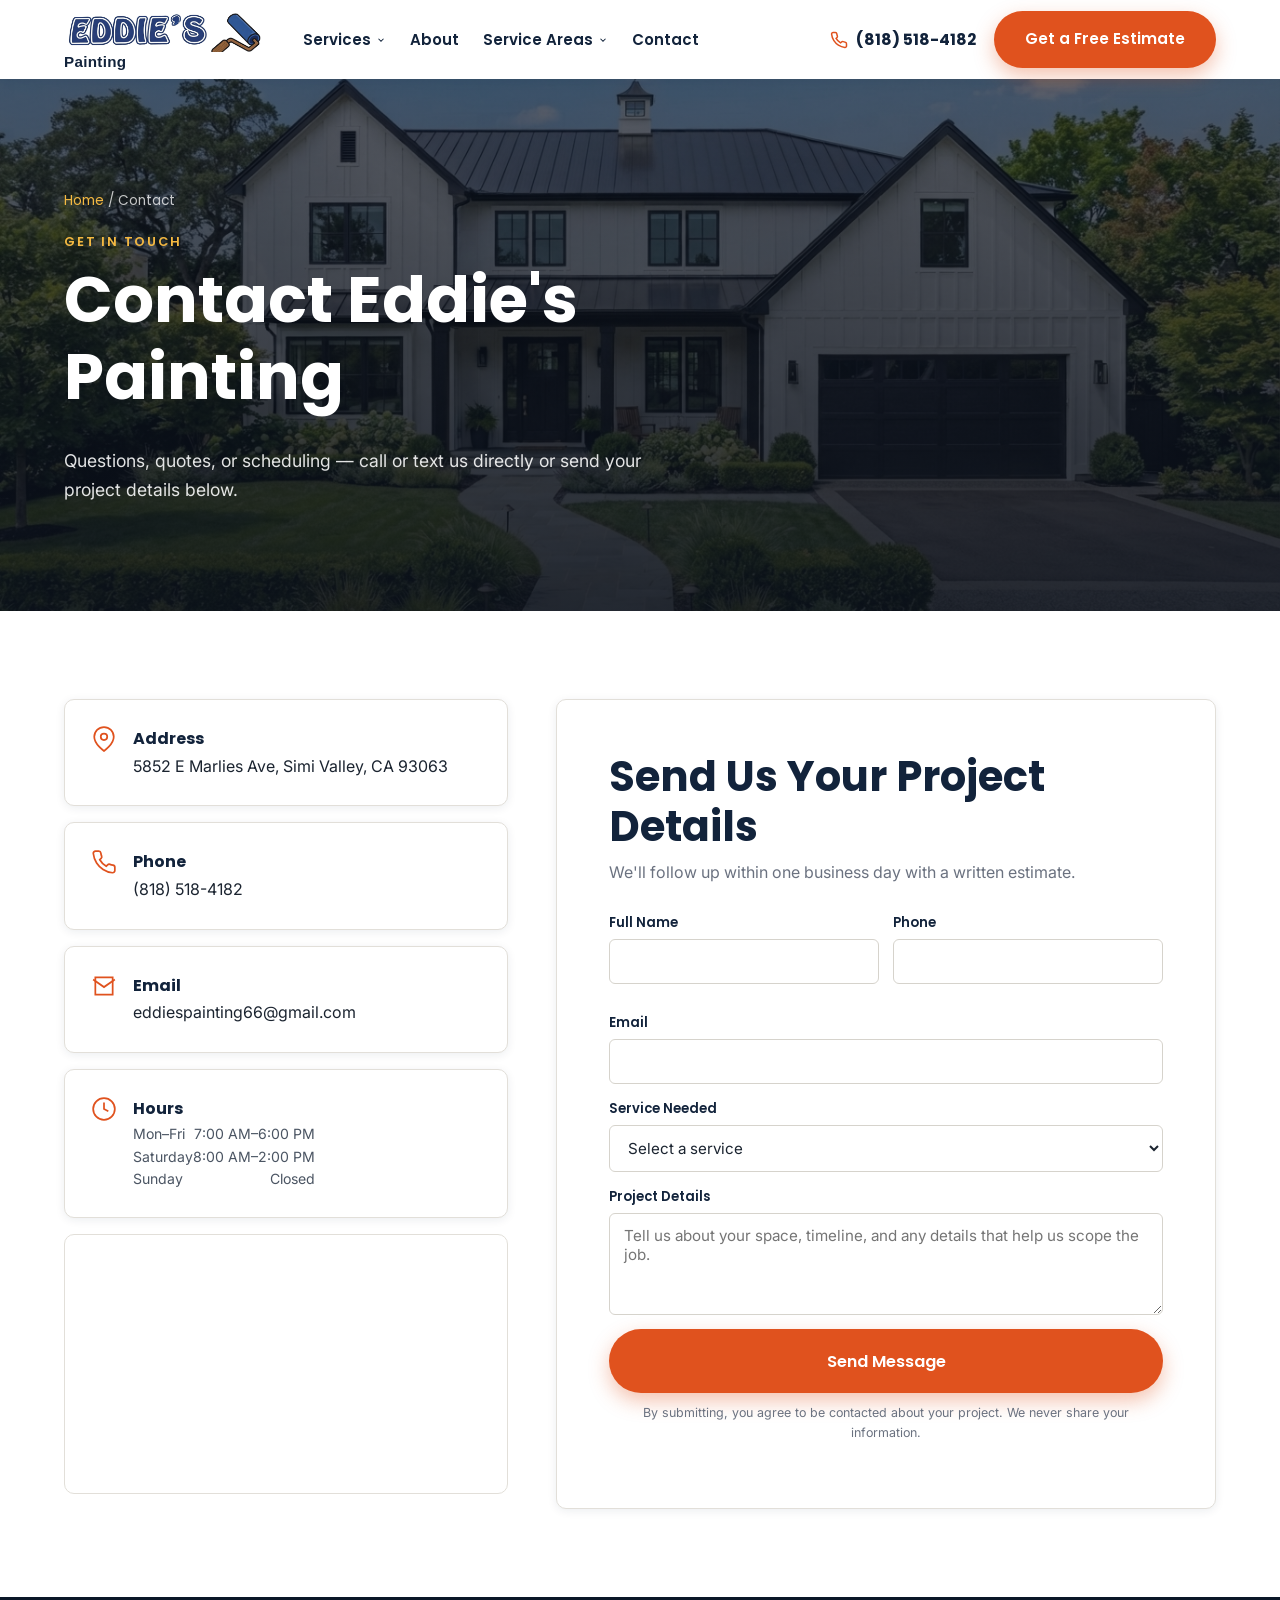
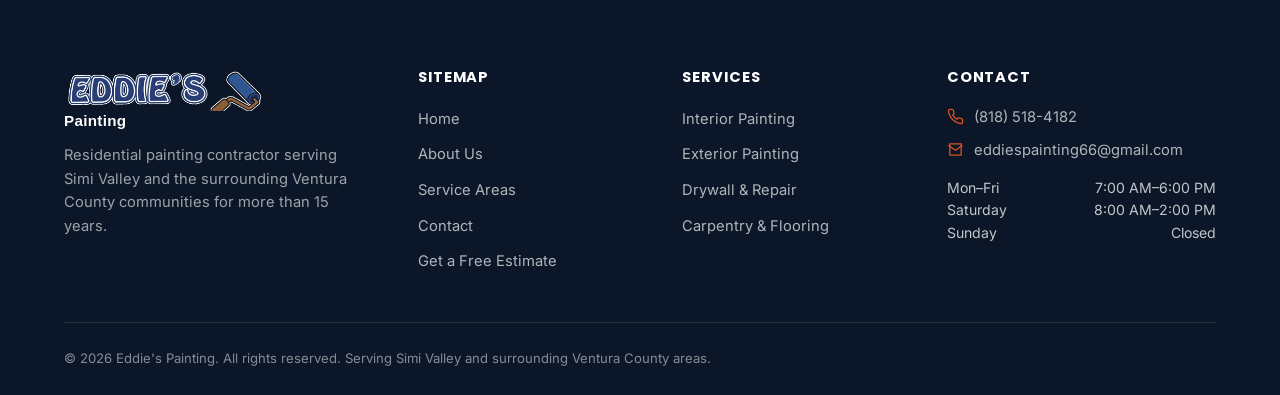
<file: contact.html>
<!DOCTYPE html>
<html lang="en">
<head>
<meta charset="UTF-8">
<meta name="viewport" content="width=device-width, initial-scale=1.0">
<title>Contact Eddie's Painting | Simi Valley, CA</title>
<meta name="description" content="Contact Eddie's Painting for a free estimate on interior, exterior, drywall repair, or carpentry & flooring work in Simi Valley, CA and Ventura County.">
<link rel="canonical" href="https://www.eddiespaintingca.com/contact.html">
<link rel="preconnect" href="https://fonts.googleapis.com">
<link href="https://fonts.googleapis.com/css2?family=Inter:wght@400;500;600;700&family=Poppins:wght@600;700;800&display=swap" rel="stylesheet">
<link rel="stylesheet" href="css/style.css">
</head>
<body class="inner-page">

<header class="site-header">
  <div class="container nav-inner">
    <a href="index.html" class="brand" aria-label="Eddie's Painting home">
      <img class="brand-icon brand-logo-img" src="images/eddies-logo.png" alt="Eddie's Painting logo">
      <span class="brand-tagline">Painting</span>
    </a>
    <nav aria-label="Primary">
      <ul class="nav-links">
        <li class="has-dropdown">
          <button class="nav-toplink" aria-haspopup="true">Services
            <svg class="caret" viewBox="0 0 24 24" fill="none" stroke="currentColor" stroke-width="2.5"><polyline points="6 9 12 15 18 9"/></svg>
          </button>
          <div class="dropdown mega">
            <a class="drop-link" href="services/interior-painting.html">
              <svg class="di" viewBox="0 0 24 24" fill="none" stroke="currentColor" stroke-width="1.8"><path d="M3 21h18M6 21V9l6-5 6 5v12M9 21v-6h6v6"/></svg>
              <span><strong>Interior Painting</strong><small>Walls, trim &amp; ceilings</small></span>
            </a>
            <a class="drop-link" href="services/exterior-painting.html">
              <svg class="di" viewBox="0 0 24 24" fill="none" stroke="currentColor" stroke-width="1.8"><path d="M3 12l9-9 9 9M5 10v10h14V10"/></svg>
              <span><strong>Exterior Painting</strong><small>Siding, trim &amp; stucco</small></span>
            </a>
            <a class="drop-link" href="services/drywall-repair.html">
              <svg class="di" viewBox="0 0 24 24" fill="none" stroke="currentColor" stroke-width="1.8"><rect x="4" y="3" width="16" height="18" rx="1"/><path d="M12 8v8M8 12h8"/></svg>
              <span><strong>Drywall &amp; Repair</strong><small>Texture &amp; wallpaper removal</small></span>
            </a>
            <a class="drop-link" href="services/carpentry-flooring.html">
              <svg class="di" viewBox="0 0 24 24" fill="none" stroke="currentColor" stroke-width="1.8"><path d="M3 21h18M5 21V7l7-4 7 4v14M9 21v-5h6v5M9 10h.01M15 10h.01M9 14h.01M15 14h.01"/></svg>
              <span><strong>Carpentry &amp; Flooring</strong><small>Fixes &amp; floor repair</small></span>
            </a>
          </div>
        </li>
        <li><a href="about.html">About</a></li>
        <li class="has-dropdown">
          <button class="nav-toplink" aria-haspopup="true">Service Areas
            <svg class="caret" viewBox="0 0 24 24" fill="none" stroke="currentColor" stroke-width="2.5"><polyline points="6 9 12 15 18 9"/></svg>
          </button>
          <div class="dropdown areas-drop">
            <a class="drop-link" href="service-areas.html"><span><strong>Simi Valley</strong><small>Primary service area</small></span></a>
            <a class="drop-link" href="service-areas.html#moorpark"><span><strong>Moorpark</strong></span></a>
            <a class="drop-link" href="service-areas.html#chatsworth"><span><strong>Chatsworth</strong></span></a>
            <a class="drop-link" href="service-areas.html#thousand-oaks"><span><strong>Thousand Oaks</strong></span></a>
            <a class="drop-link" href="service-areas.html#camarillo"><span><strong>Camarillo</strong></span></a>
          </div>
        </li>
        <li><a href="contact.html">Contact</a></li>
      </ul>
    </nav>
    <div class="nav-right">
      <a href="tel:+18185184182" class="nav-phone">
        <svg viewBox="0 0 24 24" fill="none" stroke="currentColor" stroke-width="2"><path d="M22 16.92v3a2 2 0 0 1-2.18 2 19.8 19.8 0 0 1-8.63-3.07 19.5 19.5 0 0 1-6-6 19.8 19.8 0 0 1-3.07-8.67A2 2 0 0 1 4.11 2h3a2 2 0 0 1 2 1.72c.127.96.362 1.903.7 2.81a2 2 0 0 1-.45 2.11L8.09 9.91a16 16 0 0 0 6 6l1.27-1.27a2 2 0 0 1 2.11-.45c.907.338 1.85.573 2.81.7A2 2 0 0 1 22 16.92z"/></svg>
        <span class="nav-phone-text">(818) 518-4182</span>
      </a>
      <a href="#" class="btn btn-accent" data-open-quote="">Get a Free Estimate</a>
      <button class="nav-toggle" aria-label="Open menu">
        <svg viewBox="0 0 24 24" fill="currentColor"><circle cx="12" cy="5" r="1.8"/><circle cx="12" cy="12" r="1.8"/><circle cx="12" cy="19" r="1.8"/></svg>
      </button>
    </div>
  </div>
</header>

<div class="drawer-backdrop"></div>
<div class="mobile-drawer">
  <div class="mobile-drawer-head">
    <span class="brand-word" style="color:var(--navy)">EDDIE'S</span>
    <button class="modal-close drawer-close" aria-label="Close menu">
      <svg viewBox="0 0 24 24" fill="none" stroke="currentColor" stroke-width="2"><line x1="18" y1="6" x2="6" y2="18"/><line x1="6" y1="6" x2="18" y2="18"/></svg>
    </button>
  </div>
  <ul>
    <li>
      <button class="m-toggle">Services
        <svg width="18" height="18" viewBox="0 0 24 24" fill="none" stroke="currentColor" stroke-width="2.5"><polyline points="6 9 12 15 18 9"/></svg>
      </button>
      <div class="mobile-sub">
        <a href="services/interior-painting.html">Interior Painting</a>
        <a href="services/exterior-painting.html">Exterior Painting</a>
        <a href="services/drywall-repair.html">Drywall &amp; Repair</a>
        <a href="services/carpentry-flooring.html">Carpentry &amp; Flooring</a>
      </div>
    </li>
    <li><a href="about.html">About</a></li>
    <li>
      <button class="m-toggle">Service Areas
        <svg width="18" height="18" viewBox="0 0 24 24" fill="none" stroke="currentColor" stroke-width="2.5"><polyline points="6 9 12 15 18 9"/></svg>
      </button>
      <div class="mobile-sub">
        <a href="service-areas.html">Simi Valley</a>
        <a href="service-areas.html#moorpark">Moorpark</a>
        <a href="service-areas.html#chatsworth">Chatsworth</a>
        <a href="service-areas.html#thousand-oaks">Thousand Oaks</a>
        <a href="service-areas.html#camarillo">Camarillo</a>
      </div>
    </li>
    <li><a href="contact.html">Contact</a></li>
    <li><a href="tel:+18185184182">(818) 518-4182</a></li>
  </ul>
  <a href="#" class="btn btn-accent btn-block" data-open-quote="">Get a Free Estimate</a>
</div>

<!-- ===================== PAGE HEADER ===================== -->
<header class="page-header" style="background-image:url('images/hero-exterior-painting.jpg');">
  <div class="container page-header-inner">
    <p class="breadcrumb"><a href="index.html">Home</a> / Contact</p>
    <span class="eyebrow">Get In Touch</span>
    <h1>Contact Eddie's Painting</h1>
    <p class="lead">Questions, quotes, or scheduling &mdash; call or text us directly or send your project details below.</p>
  </div>
</header>

<!-- ===================== CONTACT GRID ===================== -->
<section>
  <div class="container contact-grid">
    <div>
      <div class="contact-card">
        <svg viewBox="0 0 24 24" fill="none" stroke="currentColor" stroke-width="1.6"><path d="M21 10c0 7-9 13-9 13s-9-6-9-13a9 9 0 0 1 18 0z"/><circle cx="12" cy="10" r="3"/></svg>
        <div><strong>Address</strong>5852 E Marlies Ave, Simi Valley, CA 93063</div>
      </div>
      <div class="contact-card">
        <svg viewBox="0 0 24 24" fill="none" stroke="currentColor" stroke-width="1.6"><path d="M22 16.92v3a2 2 0 0 1-2.18 2 19.8 19.8 0 0 1-8.63-3.07 19.5 19.5 0 0 1-6-6 19.8 19.8 0 0 1-3.07-8.67A2 2 0 0 1 4.11 2h3a2 2 0 0 1 2 1.72c.127.96.362 1.903.7 2.81a2 2 0 0 1-.45 2.11L8.09 9.91a16 16 0 0 0 6 6l1.27-1.27a2 2 0 0 1 2.11-.45c.907.338 1.85.573 2.81.7A2 2 0 0 1 22 16.92z"/></svg>
        <div><strong>Phone</strong><a href="tel:+18185184182">(818) 518-4182</a></div>
      </div>
      <div class="contact-card">
        <svg viewBox="0 0 24 24" fill="none" stroke="currentColor" stroke-width="1.6"><path d="M4 4h16v16H4z"/><path d="M22 6l-10 7L2 6"/></svg>
        <div><strong>Email</strong><a href="mailto:eddiespainting66@gmail.com">eddiespainting66@gmail.com</a></div>
      </div>
      <div class="contact-card">
        <svg viewBox="0 0 24 24" fill="none" stroke="currentColor" stroke-width="1.6"><circle cx="12" cy="12" r="10"/><polyline points="12 6 12 12 16 14"/></svg>
        <div>
          <strong>Hours</strong>
          <div class="footer-hours-row" style="color:var(--gray-700);"><span>Mon&ndash;Fri</span><span>7:00 AM&ndash;6:00 PM</span></div>
          <div class="footer-hours-row" style="color:var(--gray-700);"><span>Saturday</span><span>8:00 AM&ndash;2:00 PM</span></div>
          <div class="footer-hours-row" style="color:var(--gray-700);"><span>Sunday</span><span>Closed</span></div>
        </div>
      </div>
      <div class="map-embed">
        <iframe src="https://www.google.com/maps?q=5852+E+Marlies+Ave,+Simi+Valley,+CA+93063&output=embed" loading="lazy" referrerpolicy="no-referrer-when-downgrade" title="Map of Simi Valley, CA"></iframe>
      </div>
    </div>

    <div>
      <div class="quote-form" style="border:1px solid var(--border); border-radius:var(--radius); box-shadow:var(--shadow-sm);">
        <h2 style="margin-bottom:.2em;">Send Us Your Project Details</h2>
        <p class="sub" style="color:var(--gray-500); margin-bottom:1.6rem;">We'll follow up within one business day with a written estimate.</p>
        <form id="page-quote-form" class="js-quote-form">
          <div class="form-row">
            <div class="form-field"><label for="c-name">Full Name</label><input type="text" id="c-name" required></div>
            <div class="form-field"><label for="c-phone">Phone</label><input type="tel" id="c-phone" required></div>
          </div>
          <div class="form-field"><label for="c-email">Email</label><input type="email" id="c-email" required></div>
          <div class="form-field">
            <label for="c-service">Service Needed</label>
            <select id="c-service">
              <option value="">Select a service</option>
              <option value="interior">Interior Painting</option>
              <option value="exterior">Exterior Painting</option>
              <option value="drywall">Drywall &amp; Repair</option>
              <option value="carpentry">Carpentry &amp; Flooring</option>
            </select>
          </div>
          <div class="form-field"><label for="c-details">Project Details</label><textarea id="c-details" rows="4" placeholder="Tell us about your space, timeline, and any details that help us scope the job."></textarea></div>
          <button type="submit" class="btn btn-accent btn-block btn-lg">Send Message</button>
          <p class="form-note">By submitting, you agree to be contacted about your project. We never share your information.</p>
        </form>
        <div class="form-success">
          <svg viewBox="0 0 24 24" fill="none" stroke="currentColor" stroke-width="1.6"><circle cx="12" cy="12" r="10"/><polyline points="8 12 11 15 16 9"/></svg>
          <h2>Message Received</h2>
          <p>Thanks &mdash; a member of our team will reach out within one business day.</p>
        </div>
      </div>
    </div>
  </div>
</section>

<!-- ===================== FOOTER ===================== -->
<footer class="site-footer">
  <div class="container">
    <div class="footer-grid">
      <div class="footer-brand">
        <a href="index.html" class="brand">
          <img class="brand-icon brand-logo-img" src="images/eddies-logo.png" alt="Eddie's Painting logo">
      <span class="brand-tagline">Painting</span>
        </a>
        <p>Residential painting contractor serving Simi Valley and the surrounding Ventura County communities for more than 15 years.</p>
      </div>
      <div>
        <h4>Sitemap</h4>
        <ul>
          <li><a href="index.html">Home</a></li>
          <li><a href="about.html">About Us</a></li>
          <li><a href="service-areas.html">Service Areas</a></li>
          <li><a href="contact.html">Contact</a></li>
          <li><a href="#" data-open-quote="">Get a Free Estimate</a></li>
        </ul>
      </div>
      <div>
        <h4>Services</h4>
        <ul>
          <li><a href="services/interior-painting.html">Interior Painting</a></li>
          <li><a href="services/exterior-painting.html">Exterior Painting</a></li>
          <li><a href="services/drywall-repair.html">Drywall &amp; Repair</a></li>
          <li><a href="services/carpentry-flooring.html">Carpentry &amp; Flooring</a></li>
        </ul>
      </div>
      <div>
        <h4>Contact</h4>
        <ul class="footer-contact">
          <li><svg viewBox="0 0 24 24" fill="none" stroke="currentColor" stroke-width="1.8"><path d="M22 16.92v3a2 2 0 0 1-2.18 2 19.8 19.8 0 0 1-8.63-3.07 19.5 19.5 0 0 1-6-6 19.8 19.8 0 0 1-3.07-8.67A2 2 0 0 1 4.11 2h3a2 2 0 0 1 2 1.72c.127.96.362 1.903.7 2.81a2 2 0 0 1-.45 2.11L8.09 9.91a16 16 0 0 0 6 6l1.27-1.27a2 2 0 0 1 2.11-.45c.907.338 1.85.573 2.81.7A2 2 0 0 1 22 16.92z"/></svg> <a href="tel:+18185184182">(818) 518-4182</a></li>
          <li><svg viewBox="0 0 24 24" fill="none" stroke="currentColor" stroke-width="1.8"><path d="M4 4h16v16H4z"/><path d="M22 6l-10 7L2 6"/></svg> <a href="mailto:eddiespainting66@gmail.com">eddiespainting66@gmail.com</a></li>
        </ul>
        <div style="margin-top:14px;">
          <div class="footer-hours-row"><span>Mon&ndash;Fri</span><span>7:00 AM&ndash;6:00 PM</span></div>
          <div class="footer-hours-row"><span>Saturday</span><span>8:00 AM&ndash;2:00 PM</span></div>
          <div class="footer-hours-row"><span>Sunday</span><span>Closed</span></div>
        </div>
      </div>
    </div>
    <div class="footer-bottom">
      <span>&copy; 2026 Eddie's Painting. All rights reserved. Serving Simi Valley and surrounding Ventura County areas.</span>
    </div>
  </div>
</footer>

<!-- ===================== QUOTE MODAL ===================== -->
<div class="modal-overlay">
  <div class="modal-box">
    <button class="modal-close" data-close-quote aria-label="Close">
      <svg viewBox="0 0 24 24" fill="none" stroke="currentColor" stroke-width="2"><line x1="18" y1="6" x2="6" y2="18"/><line x1="6" y1="6" x2="18" y2="18"/></svg>
    </button>
    <h2>Get a Free Estimate</h2>
    <p class="sub">Fill out the form and a member of our Simi Valley team will follow up within one business day.</p>
    <form id="quote-form" class="js-quote-form">
      <div class="form-row">
        <div class="form-field"><label for="quote-name">Full Name</label><input type="text" id="quote-name" required></div>
        <div class="form-field"><label for="quote-phone">Phone</label><input type="tel" id="quote-phone" required></div>
      </div>
      <div class="form-field"><label for="quote-email">Email</label><input type="email" id="quote-email" required></div>
      <div class="form-field">
        <label for="quote-service">Service Needed</label>
        <select id="quote-service">
          <option value="">Select a service</option>
              <option value="interior">Interior Painting</option>
              <option value="exterior">Exterior Painting</option>
              <option value="drywall">Drywall &amp; Repair</option>
              <option value="carpentry">Carpentry &amp; Flooring</option>
        </select>
      </div>
      <div class="form-field"><label for="quote-details">Project Details</label><textarea id="quote-details" rows="4" placeholder="Tell us about your space, timeline, and any details that help us scope the job."></textarea></div>
      <button type="submit" class="btn btn-accent btn-block btn-lg">Request Free Estimate</button>
      <p class="form-note">By submitting, you agree to be contacted about your project. We never share your information.</p>
    </form>
    <div class="form-success">
      <svg viewBox="0 0 24 24" fill="none" stroke="currentColor" stroke-width="1.6"><circle cx="12" cy="12" r="10"/><polyline points="8 12 11 15 16 9"/></svg>
      <h2>Request Received</h2>
      <p>Thanks &mdash; a member of our team will reach out within one business day to schedule your free estimate.</p>
    </div>
  </div>
</div>

<script src="js/script.js"></script>
</body>
</html>
</file>
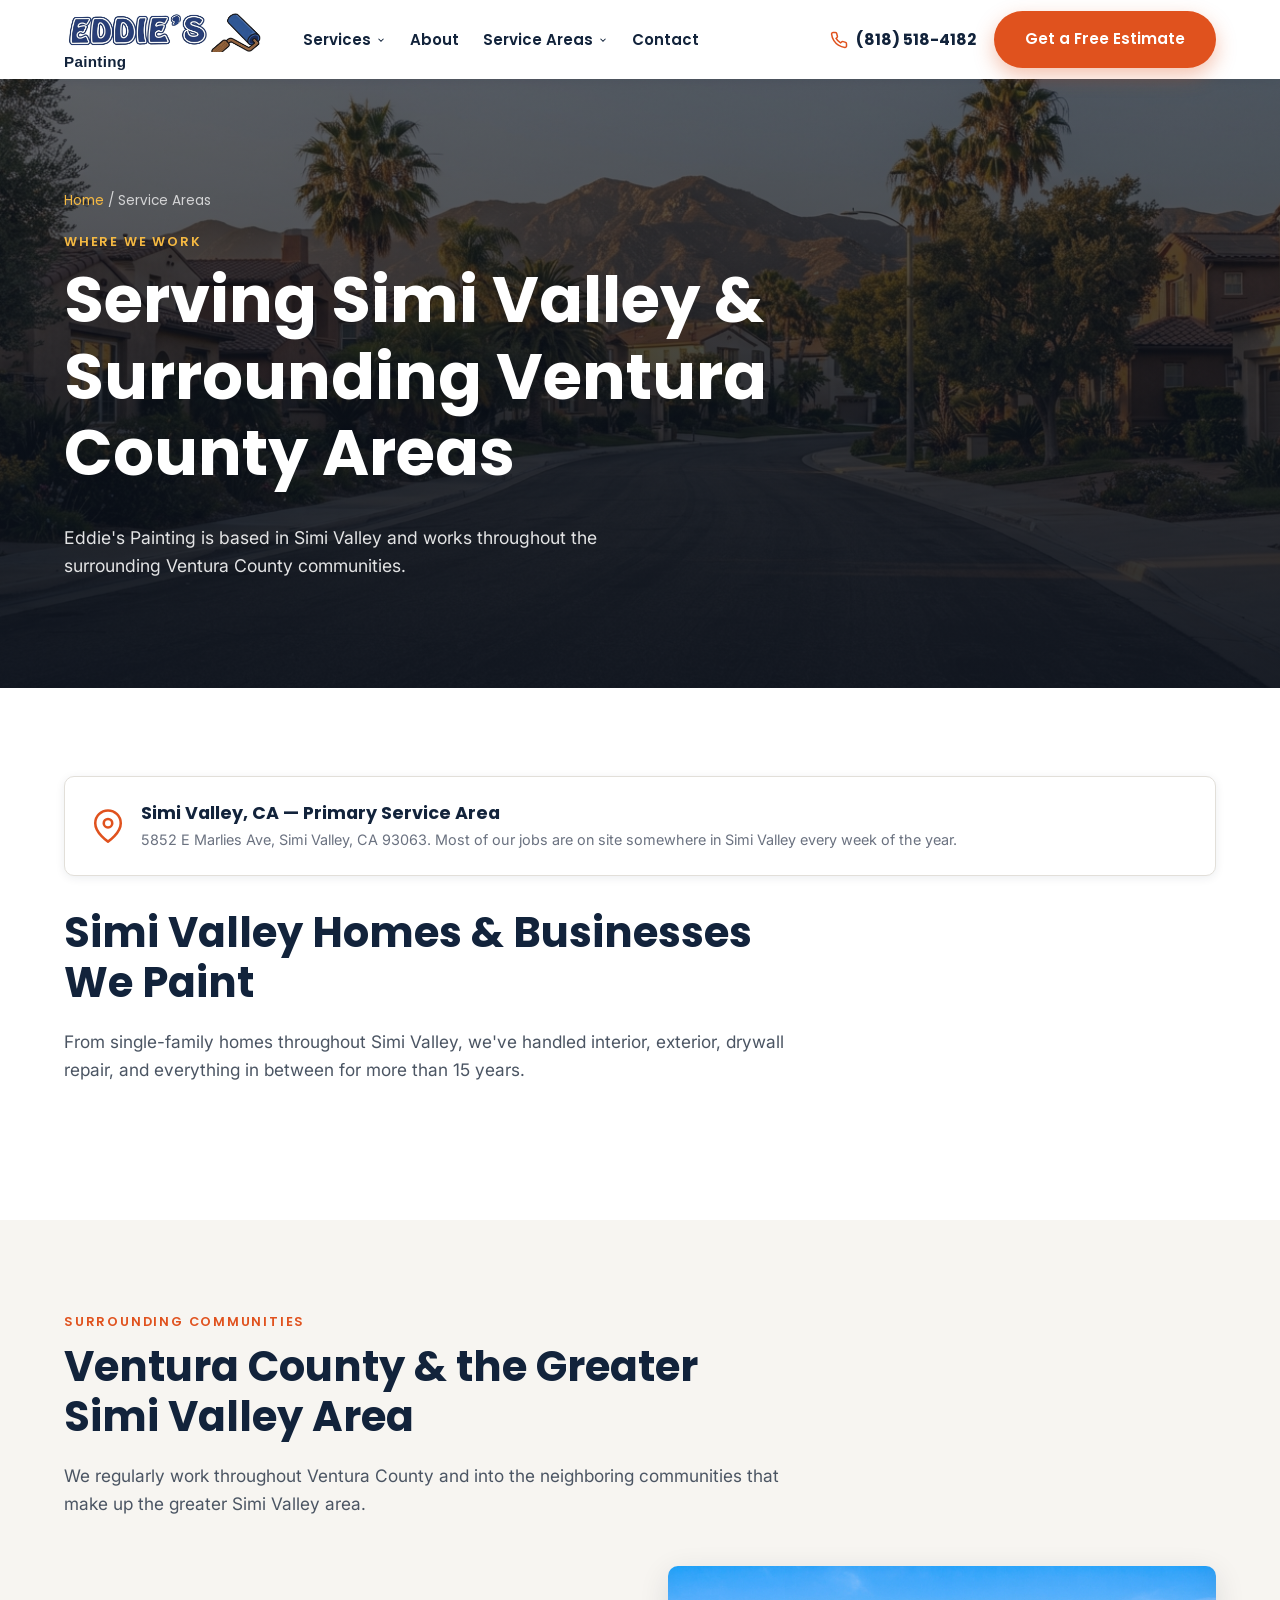
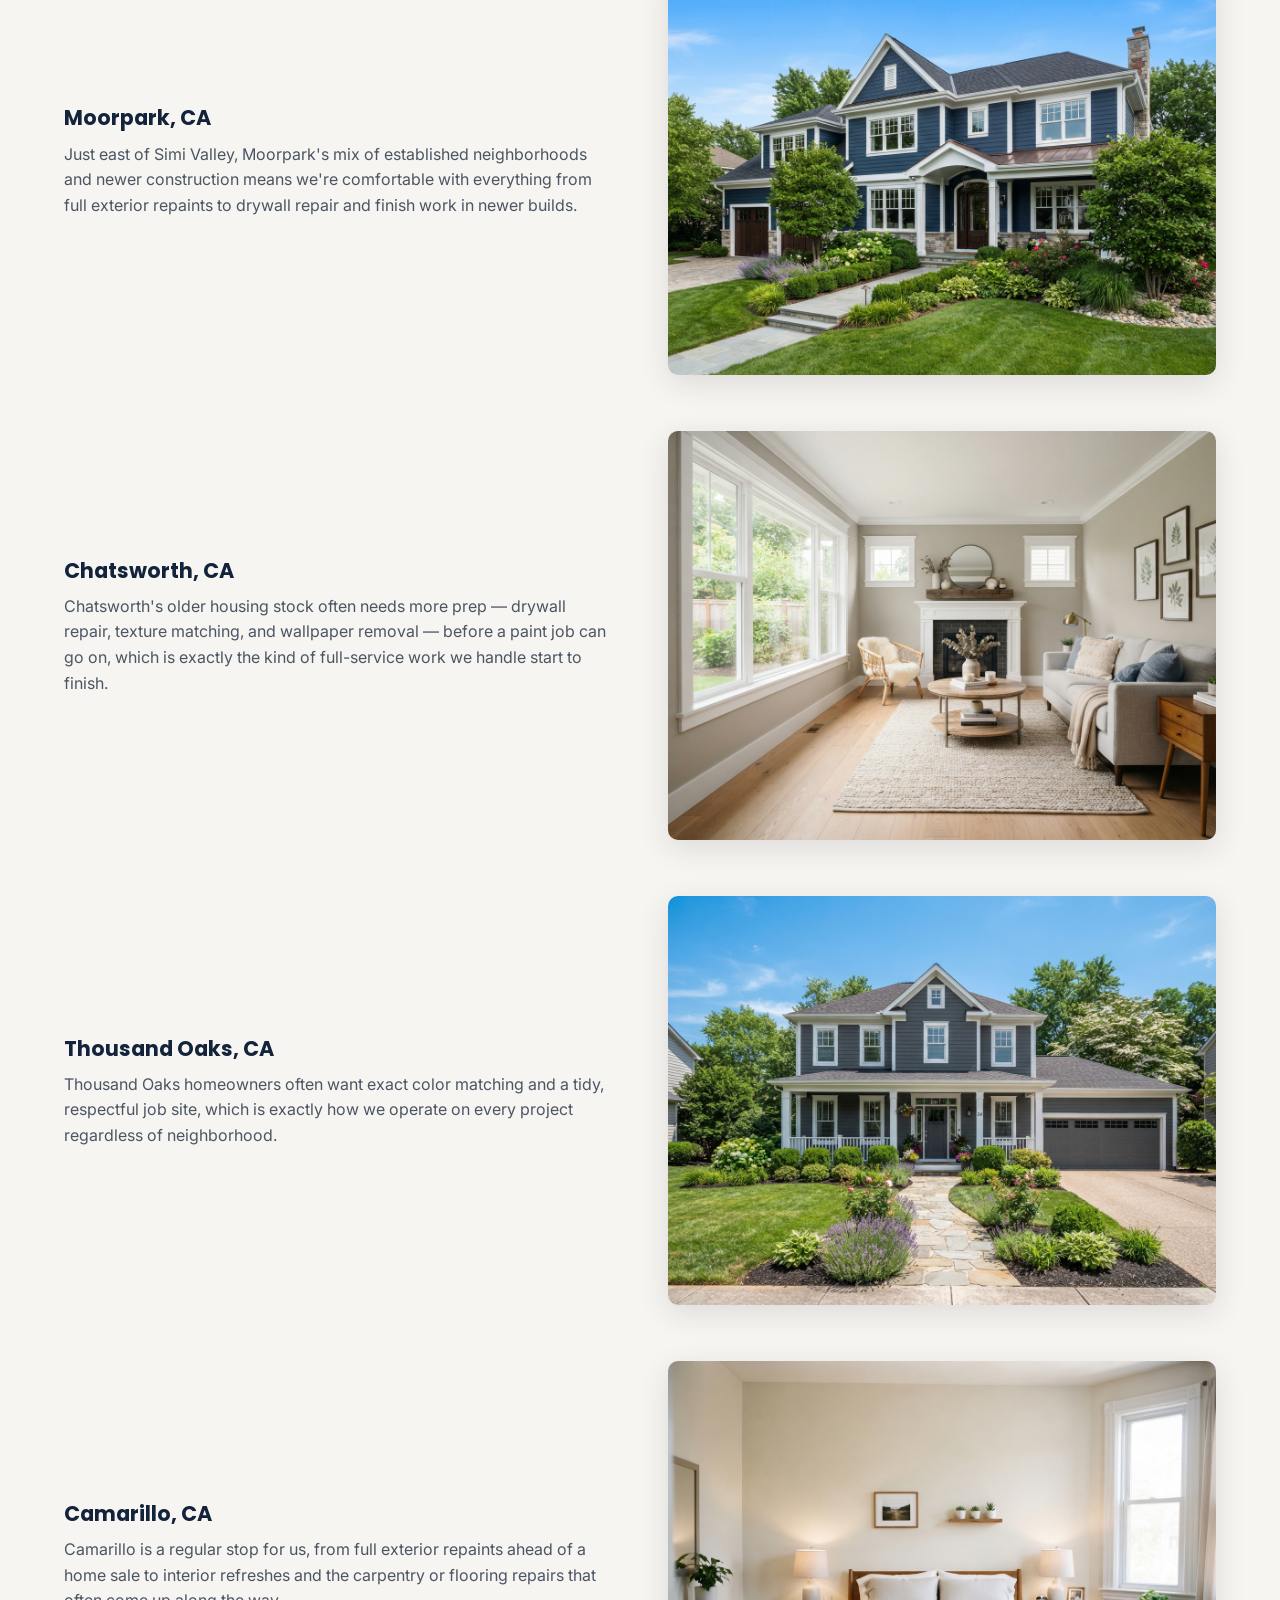
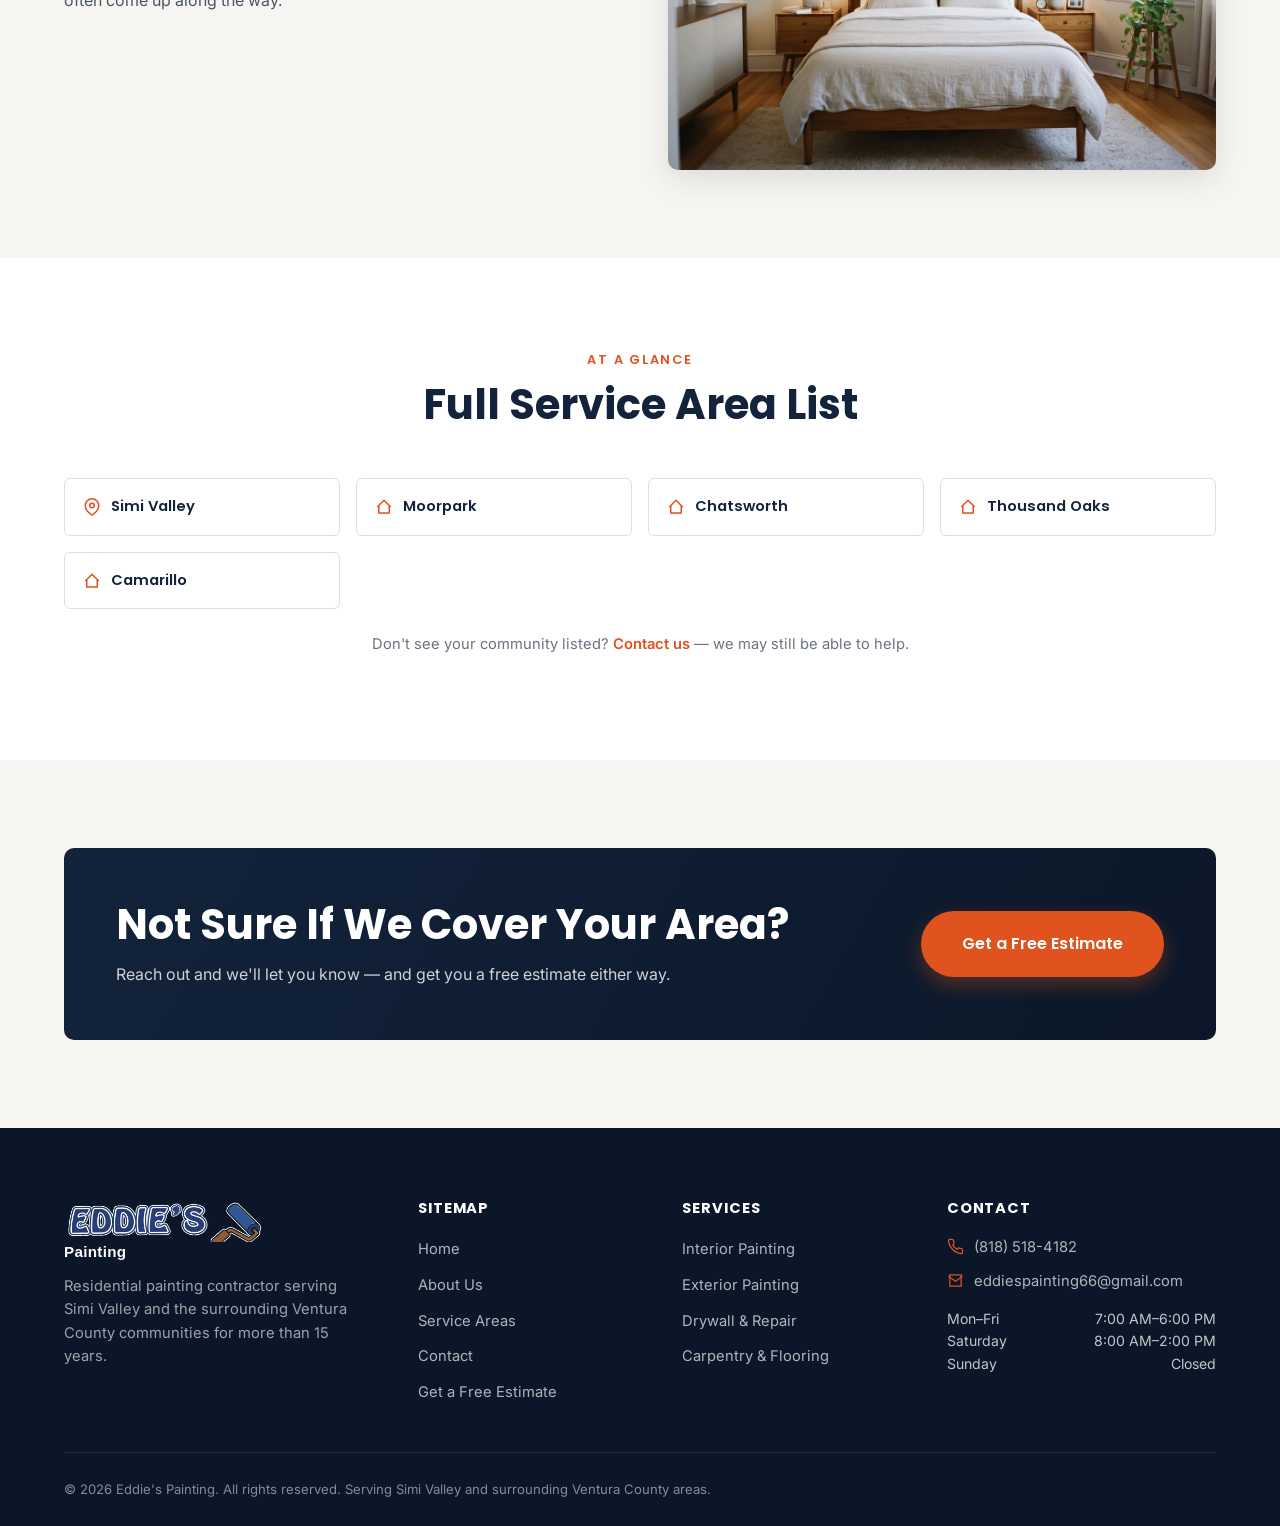
<file: service-areas.html>
<!DOCTYPE html>
<html lang="en">
<head>
<meta charset="UTF-8">
<meta name="viewport" content="width=device-width, initial-scale=1.0">
<title>Service Areas | Painting Contractor Serving Ventura County, CA</title>
<meta name="description" content="Eddie's Painting serves Simi Valley, Moorpark, Chatsworth, Thousand Oaks, and Camarillo, CA. See our full service area.">
<link rel="canonical" href="https://www.eddiespaintingca.com/service-areas.html">
<link rel="preconnect" href="https://fonts.googleapis.com">
<link href="https://fonts.googleapis.com/css2?family=Inter:wght@400;500;600;700&family=Poppins:wght@600;700;800&display=swap" rel="stylesheet">
<link rel="stylesheet" href="css/style.css">
</head>
<body class="inner-page">

<header class="site-header">
  <div class="container nav-inner">
    <a href="index.html" class="brand" aria-label="Eddie's Painting home">
      <img class="brand-icon brand-logo-img" src="images/eddies-logo.png" alt="Eddie's Painting logo">
      <span class="brand-tagline">Painting</span>
    </a>
    <nav aria-label="Primary">
      <ul class="nav-links">
        <li class="has-dropdown">
          <button class="nav-toplink" aria-haspopup="true">Services
            <svg class="caret" viewBox="0 0 24 24" fill="none" stroke="currentColor" stroke-width="2.5"><polyline points="6 9 12 15 18 9"/></svg>
          </button>
          <div class="dropdown mega">
            <a class="drop-link" href="services/interior-painting.html">
              <svg class="di" viewBox="0 0 24 24" fill="none" stroke="currentColor" stroke-width="1.8"><path d="M3 21h18M6 21V9l6-5 6 5v12M9 21v-6h6v6"/></svg>
              <span><strong>Interior Painting</strong><small>Walls, trim &amp; ceilings</small></span>
            </a>
            <a class="drop-link" href="services/exterior-painting.html">
              <svg class="di" viewBox="0 0 24 24" fill="none" stroke="currentColor" stroke-width="1.8"><path d="M3 12l9-9 9 9M5 10v10h14V10"/></svg>
              <span><strong>Exterior Painting</strong><small>Siding, trim &amp; stucco</small></span>
            </a>
            <a class="drop-link" href="services/drywall-repair.html">
              <svg class="di" viewBox="0 0 24 24" fill="none" stroke="currentColor" stroke-width="1.8"><rect x="4" y="3" width="16" height="18" rx="1"/><path d="M12 8v8M8 12h8"/></svg>
              <span><strong>Drywall &amp; Repair</strong><small>Texture &amp; wallpaper removal</small></span>
            </a>
            <a class="drop-link" href="services/carpentry-flooring.html">
              <svg class="di" viewBox="0 0 24 24" fill="none" stroke="currentColor" stroke-width="1.8"><path d="M3 21h18M5 21V7l7-4 7 4v14M9 21v-5h6v5M9 10h.01M15 10h.01M9 14h.01M15 14h.01"/></svg>
              <span><strong>Carpentry &amp; Flooring</strong><small>Fixes &amp; floor repair</small></span>
            </a>
          </div>
        </li>
        <li><a href="about.html">About</a></li>
        <li class="has-dropdown">
          <button class="nav-toplink" aria-haspopup="true">Service Areas
            <svg class="caret" viewBox="0 0 24 24" fill="none" stroke="currentColor" stroke-width="2.5"><polyline points="6 9 12 15 18 9"/></svg>
          </button>
          <div class="dropdown areas-drop">
            <a class="drop-link" href="service-areas.html"><span><strong>Simi Valley</strong><small>Primary service area</small></span></a>
            <a class="drop-link" href="service-areas.html#moorpark"><span><strong>Moorpark</strong></span></a>
            <a class="drop-link" href="service-areas.html#chatsworth"><span><strong>Chatsworth</strong></span></a>
            <a class="drop-link" href="service-areas.html#thousand-oaks"><span><strong>Thousand Oaks</strong></span></a>
            <a class="drop-link" href="service-areas.html#camarillo"><span><strong>Camarillo</strong></span></a>
          </div>
        </li>
        <li><a href="contact.html">Contact</a></li>
      </ul>
    </nav>
    <div class="nav-right">
      <a href="tel:+18185184182" class="nav-phone">
        <svg viewBox="0 0 24 24" fill="none" stroke="currentColor" stroke-width="2"><path d="M22 16.92v3a2 2 0 0 1-2.18 2 19.8 19.8 0 0 1-8.63-3.07 19.5 19.5 0 0 1-6-6 19.8 19.8 0 0 1-3.07-8.67A2 2 0 0 1 4.11 2h3a2 2 0 0 1 2 1.72c.127.96.362 1.903.7 2.81a2 2 0 0 1-.45 2.11L8.09 9.91a16 16 0 0 0 6 6l1.27-1.27a2 2 0 0 1 2.11-.45c.907.338 1.85.573 2.81.7A2 2 0 0 1 22 16.92z"/></svg>
        <span class="nav-phone-text">(818) 518-4182</span>
      </a>
      <a href="#" class="btn btn-accent" data-open-quote="">Get a Free Estimate</a>
      <button class="nav-toggle" aria-label="Open menu">
        <svg viewBox="0 0 24 24" fill="currentColor"><circle cx="12" cy="5" r="1.8"/><circle cx="12" cy="12" r="1.8"/><circle cx="12" cy="19" r="1.8"/></svg>
      </button>
    </div>
  </div>
</header>

<div class="drawer-backdrop"></div>
<div class="mobile-drawer">
  <div class="mobile-drawer-head">
    <span class="brand-word" style="color:var(--navy)">EDDIE'S</span>
    <button class="modal-close drawer-close" aria-label="Close menu">
      <svg viewBox="0 0 24 24" fill="none" stroke="currentColor" stroke-width="2"><line x1="18" y1="6" x2="6" y2="18"/><line x1="6" y1="6" x2="18" y2="18"/></svg>
    </button>
  </div>
  <ul>
    <li>
      <button class="m-toggle">Services
        <svg width="18" height="18" viewBox="0 0 24 24" fill="none" stroke="currentColor" stroke-width="2.5"><polyline points="6 9 12 15 18 9"/></svg>
      </button>
      <div class="mobile-sub">
        <a href="services/interior-painting.html">Interior Painting</a>
        <a href="services/exterior-painting.html">Exterior Painting</a>
        <a href="services/drywall-repair.html">Drywall &amp; Repair</a>
        <a href="services/carpentry-flooring.html">Carpentry &amp; Flooring</a>
      </div>
    </li>
    <li><a href="about.html">About</a></li>
    <li>
      <button class="m-toggle">Service Areas
        <svg width="18" height="18" viewBox="0 0 24 24" fill="none" stroke="currentColor" stroke-width="2.5"><polyline points="6 9 12 15 18 9"/></svg>
      </button>
      <div class="mobile-sub">
        <a href="service-areas.html">Simi Valley</a>
        <a href="service-areas.html#moorpark">Moorpark</a>
        <a href="service-areas.html#chatsworth">Chatsworth</a>
        <a href="service-areas.html#thousand-oaks">Thousand Oaks</a>
        <a href="service-areas.html#camarillo">Camarillo</a>
      </div>
    </li>
    <li><a href="contact.html">Contact</a></li>
    <li><a href="tel:+18185184182">(818) 518-4182</a></li>
  </ul>
  <a href="#" class="btn btn-accent btn-block" data-open-quote="">Get a Free Estimate</a>
</div>

<!-- ===================== PAGE HEADER ===================== -->
<header class="page-header" style="background-image:url('images/service-areas-banner.jpg');">
  <div class="container page-header-inner">
    <p class="breadcrumb"><a href="index.html">Home</a> / Service Areas</p>
    <span class="eyebrow">Where We Work</span>
    <h1>Serving Simi Valley &amp; Surrounding Ventura County Areas</h1>
    <p class="lead">Eddie's Painting is based in Simi Valley and works throughout the surrounding Ventura County communities.</p>
  </div>
</header>

<!-- ===================== PRIMARY AREA ===================== -->
<section id="simi-valley">
  <div class="container">
    <div class="areas-primary">
      <svg viewBox="0 0 24 24" fill="none" stroke="currentColor" stroke-width="1.8"><path d="M21 10c0 7-9 13-9 13s-9-6-9-13a9 9 0 0 1 18 0z"/><circle cx="12" cy="10" r="3"/></svg>
      <div><strong>Simi Valley, CA &mdash; Primary Service Area</strong><span>5852 E Marlies Ave, Simi Valley, CA 93063. Most of our jobs are on site somewhere in Simi Valley every week of the year.</span></div>
    </div>
    <div class="section-head">
      <h2>Simi Valley Homes &amp; Businesses We Paint</h2>
      <p>From single-family homes throughout Simi Valley, we've handled interior, exterior, drywall repair, and everything in between for more than 15 years.</p>
    </div>
  </div>
</section>

<!-- ===================== SURROUNDING AREAS ===================== -->
<section class="section-alt">
  <div class="container">
    <div class="section-head">
      <span class="eyebrow">Surrounding Communities</span>
      <h2>Ventura County &amp; the Greater Simi Valley Area</h2>
      <p>We regularly work throughout Ventura County and into the neighboring communities that make up the greater Simi Valley area.</p>
    </div>

    <div class="split" id="moorpark" style="margin-bottom:3.5rem;">
      <div>
        <h3>Moorpark, CA</h3>
        <p>Just east of Simi Valley, Moorpark's mix of established neighborhoods and newer construction means we're comfortable with everything from full exterior repaints to drywall repair and finish work in newer builds.</p>
      </div>
      <div class="media"><img src="images/service-exterior-painting.jpg" alt="Exterior painting service in Moorpark, CA"></div>
    </div>

    <div class="split reverse" id="chatsworth" style="margin-bottom:3.5rem;">
      <div>
        <h3>Chatsworth, CA</h3>
        <p>Chatsworth's older housing stock often needs more prep &mdash; drywall repair, texture matching, and wallpaper removal &mdash; before a paint job can go on, which is exactly the kind of full-service work we handle start to finish.</p>
      </div>
      <div class="media"><img src="images/service-interior-painting.jpg" alt="Interior painting service in Chatsworth, CA"></div>
    </div>

    <div class="split" id="thousand-oaks" style="margin-bottom:3.5rem;">
      <div>
        <h3>Thousand Oaks, CA</h3>
        <p>Thousand Oaks homeowners often want exact color matching and a tidy, respectful job site, which is exactly how we operate on every project regardless of neighborhood.</p>
      </div>
      <div class="media"><img src="images/gallery-exterior-after.jpg" alt="Home exterior painted in Thousand Oaks, CA"></div>
    </div>

    <div class="split reverse" id="camarillo">
      <div>
        <h3>Camarillo, CA</h3>
        <p>Camarillo is a regular stop for us, from full exterior repaints ahead of a home sale to interior refreshes and the carpentry or flooring repairs that often come up along the way.</p>
      </div>
      <div class="media"><img src="images/gallery-interior-after.jpg" alt="Interior painting project in Camarillo, CA"></div>
    </div>
  </div>
</section>

<!-- ===================== QUICK LIST ===================== -->
<section>
  <div class="container">
    <div class="section-head center">
      <span class="eyebrow">At a Glance</span>
      <h2>Full Service Area List</h2>
    </div>
    <div class="areas-grid">
      <a class="area-chip" href="#simi-valley"><svg viewBox="0 0 24 24" fill="none" stroke="currentColor" stroke-width="2"><path d="M21 10c0 7-9 13-9 13s-9-6-9-13a9 9 0 0 1 18 0z"/><circle cx="12" cy="10" r="3"/></svg><span>Simi Valley</span></a>
      <a class="area-chip" href="#moorpark"><svg viewBox="0 0 24 24" fill="none" stroke="currentColor" stroke-width="2"><path d="M3 12l9-9 9 9M5 10v10h14V10"/></svg><span>Moorpark</span></a>
      <a class="area-chip" href="#chatsworth"><svg viewBox="0 0 24 24" fill="none" stroke="currentColor" stroke-width="2"><path d="M3 12l9-9 9 9M5 10v10h14V10"/></svg><span>Chatsworth</span></a>
      <a class="area-chip" href="#thousand-oaks"><svg viewBox="0 0 24 24" fill="none" stroke="currentColor" stroke-width="2"><path d="M3 12l9-9 9 9M5 10v10h14V10"/></svg><span>Thousand Oaks</span></a>
      <a class="area-chip" href="#camarillo"><svg viewBox="0 0 24 24" fill="none" stroke="currentColor" stroke-width="2"><path d="M3 12l9-9 9 9M5 10v10h14V10"/></svg><span>Camarillo</span></a>
    </div>
    <p style="text-align:center; margin-top:1.5rem; color:var(--gray-500); font-size:.92rem;">Don't see your community listed? <a href="contact.html" style="color:var(--accent); font-weight:600;">Contact us</a> &mdash; we may still be able to help.</p>
  </div>
</section>

<!-- ===================== CTA BAND ===================== -->
<section class="section-alt">
  <div class="container">
    <div class="cta-band">
      <div>
        <h2>Not Sure If We Cover Your Area?</h2>
        <p>Reach out and we'll let you know &mdash; and get you a free estimate either way.</p>
      </div>
      <a href="#" class="btn btn-accent btn-lg" data-open-quote="">Get a Free Estimate</a>
    </div>
  </div>
</section>

<!-- ===================== FOOTER ===================== -->
<footer class="site-footer">
  <div class="container">
    <div class="footer-grid">
      <div class="footer-brand">
        <a href="index.html" class="brand">
          <img class="brand-icon brand-logo-img" src="images/eddies-logo.png" alt="Eddie's Painting logo">
      <span class="brand-tagline">Painting</span>
        </a>
        <p>Residential painting contractor serving Simi Valley and the surrounding Ventura County communities for more than 15 years.</p>
      </div>
      <div>
        <h4>Sitemap</h4>
        <ul>
          <li><a href="index.html">Home</a></li>
          <li><a href="about.html">About Us</a></li>
          <li><a href="service-areas.html">Service Areas</a></li>
          <li><a href="contact.html">Contact</a></li>
          <li><a href="#" data-open-quote="">Get a Free Estimate</a></li>
        </ul>
      </div>
      <div>
        <h4>Services</h4>
        <ul>
          <li><a href="services/interior-painting.html">Interior Painting</a></li>
          <li><a href="services/exterior-painting.html">Exterior Painting</a></li>
          <li><a href="services/drywall-repair.html">Drywall &amp; Repair</a></li>
          <li><a href="services/carpentry-flooring.html">Carpentry &amp; Flooring</a></li>
        </ul>
      </div>
      <div>
        <h4>Contact</h4>
        <ul class="footer-contact">
          <li><svg viewBox="0 0 24 24" fill="none" stroke="currentColor" stroke-width="1.8"><path d="M22 16.92v3a2 2 0 0 1-2.18 2 19.8 19.8 0 0 1-8.63-3.07 19.5 19.5 0 0 1-6-6 19.8 19.8 0 0 1-3.07-8.67A2 2 0 0 1 4.11 2h3a2 2 0 0 1 2 1.72c.127.96.362 1.903.7 2.81a2 2 0 0 1-.45 2.11L8.09 9.91a16 16 0 0 0 6 6l1.27-1.27a2 2 0 0 1 2.11-.45c.907.338 1.85.573 2.81.7A2 2 0 0 1 22 16.92z"/></svg> <a href="tel:+18185184182">(818) 518-4182</a></li>
          <li><svg viewBox="0 0 24 24" fill="none" stroke="currentColor" stroke-width="1.8"><path d="M4 4h16v16H4z"/><path d="M22 6l-10 7L2 6"/></svg> <a href="mailto:eddiespainting66@gmail.com">eddiespainting66@gmail.com</a></li>
        </ul>
        <div style="margin-top:14px;">
          <div class="footer-hours-row"><span>Mon&ndash;Fri</span><span>7:00 AM&ndash;6:00 PM</span></div>
          <div class="footer-hours-row"><span>Saturday</span><span>8:00 AM&ndash;2:00 PM</span></div>
          <div class="footer-hours-row"><span>Sunday</span><span>Closed</span></div>
        </div>
      </div>
    </div>
    <div class="footer-bottom">
      <span>&copy; 2026 Eddie's Painting. All rights reserved. Serving Simi Valley and surrounding Ventura County areas.</span>
    </div>
  </div>
</footer>

<!-- ===================== QUOTE MODAL ===================== -->
<div class="modal-overlay">
  <div class="modal-box">
    <button class="modal-close" data-close-quote aria-label="Close">
      <svg viewBox="0 0 24 24" fill="none" stroke="currentColor" stroke-width="2"><line x1="18" y1="6" x2="6" y2="18"/><line x1="6" y1="6" x2="18" y2="18"/></svg>
    </button>
    <h2>Get a Free Estimate</h2>
    <p class="sub">Fill out the form and a member of our Simi Valley team will follow up within one business day.</p>
    <form id="quote-form" class="js-quote-form">
      <div class="form-row">
        <div class="form-field"><label for="quote-name">Full Name</label><input type="text" id="quote-name" required></div>
        <div class="form-field"><label for="quote-phone">Phone</label><input type="tel" id="quote-phone" required></div>
      </div>
      <div class="form-field"><label for="quote-email">Email</label><input type="email" id="quote-email" required></div>
      <div class="form-field">
        <label for="quote-service">Service Needed</label>
        <select id="quote-service">
          <option value="">Select a service</option>
              <option value="interior">Interior Painting</option>
              <option value="exterior">Exterior Painting</option>
              <option value="drywall">Drywall &amp; Repair</option>
              <option value="carpentry">Carpentry &amp; Flooring</option>
        </select>
      </div>
      <div class="form-field"><label for="quote-details">Project Details</label><textarea id="quote-details" rows="4" placeholder="Tell us about your space, timeline, and any details that help us scope the job."></textarea></div>
      <button type="submit" class="btn btn-accent btn-block btn-lg">Request Free Estimate</button>
      <p class="form-note">By submitting, you agree to be contacted about your project. We never share your information.</p>
    </form>
    <div class="form-success">
      <svg viewBox="0 0 24 24" fill="none" stroke="currentColor" stroke-width="1.6"><circle cx="12" cy="12" r="10"/><polyline points="8 12 11 15 16 9"/></svg>
      <h2>Request Received</h2>
      <p>Thanks &mdash; a member of our team will reach out within one business day to schedule your free estimate.</p>
    </div>
  </div>
</div>

<script src="js/script.js"></script>
</body>
</html>
</file>
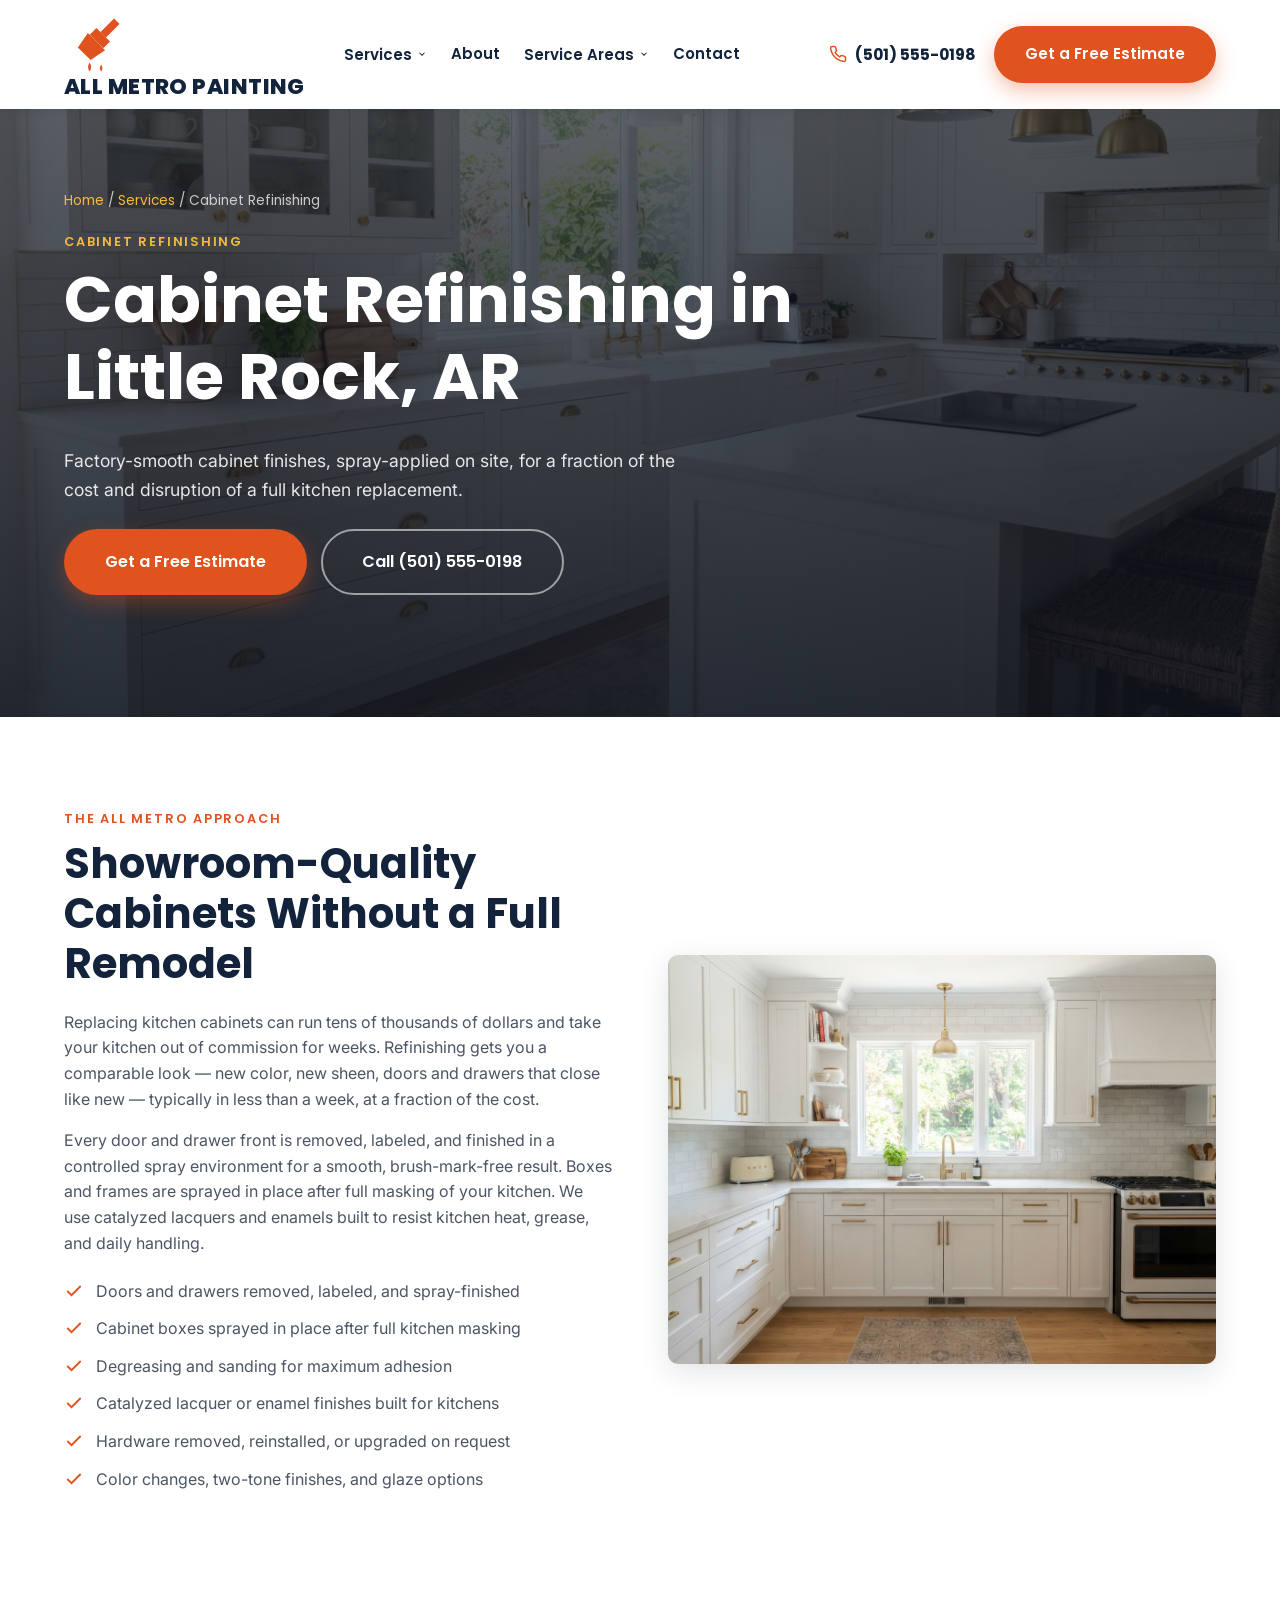
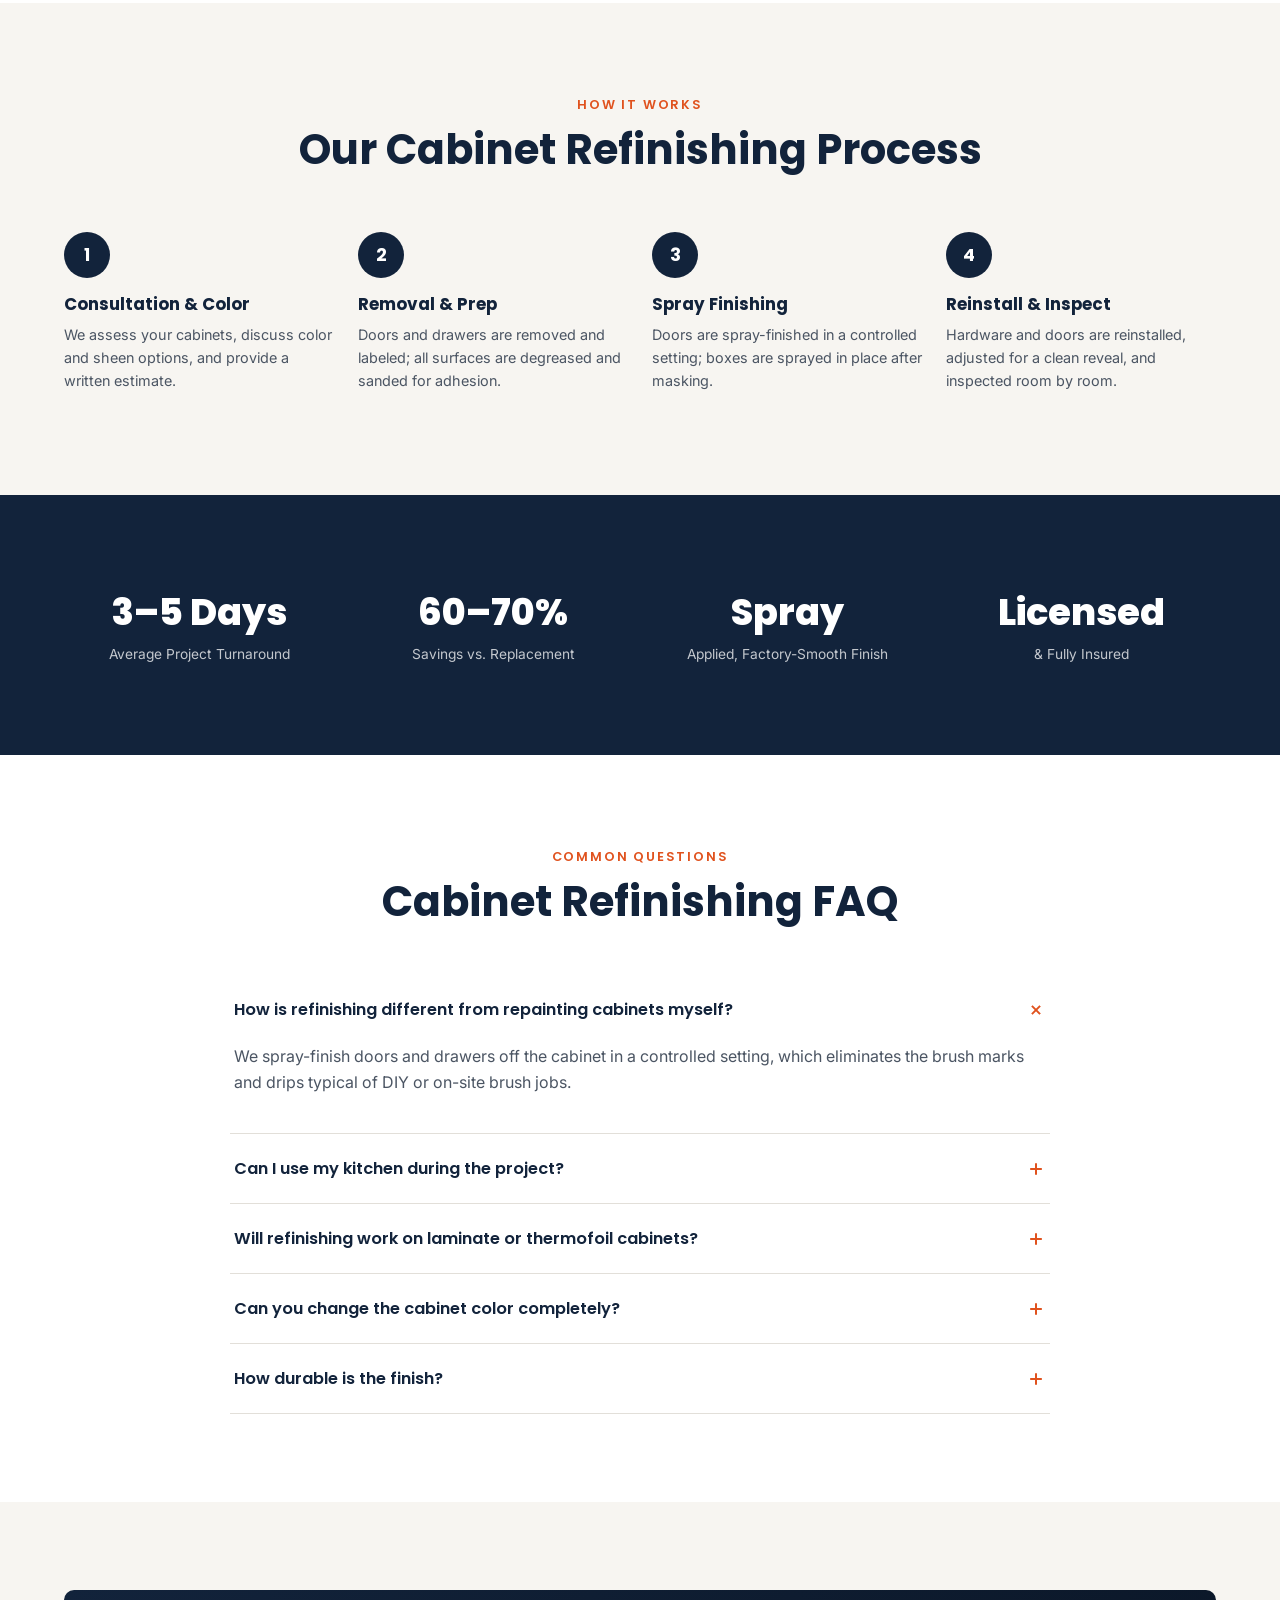
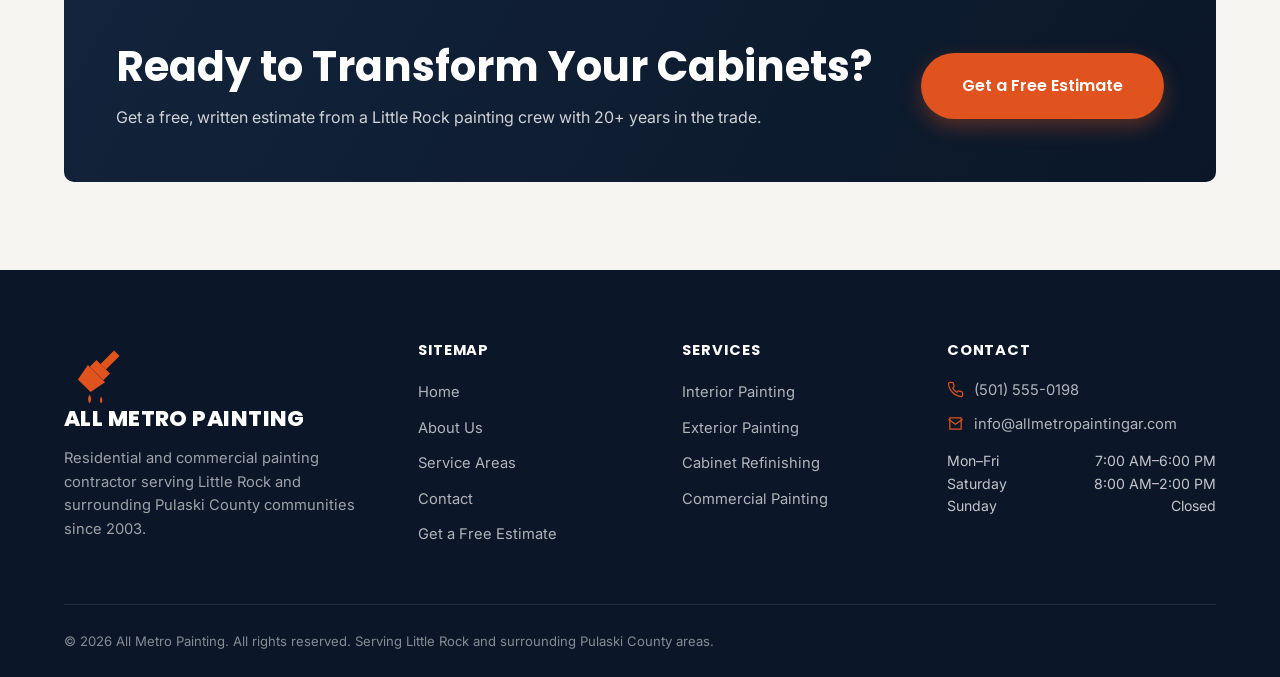
<file: services/cabinet-refinishing.html>
<!DOCTYPE html>
<html lang="en">
<head>
<meta charset="UTF-8">
<meta name="viewport" content="width=device-width, initial-scale=1.0">
<title>Cabinet Refinishing in Little Rock, AR | All Metro Painting</title>
<meta name="description" content="Professional cabinet refinishing in Little Rock, AR. Factory-smooth, spray-applied cabinet finishes at a fraction of replacement cost. Free estimates.">
<link rel="canonical" href="https://www.allmetropaintingar.com/services/cabinet-refinishing.html">
<link rel="preconnect" href="https://fonts.googleapis.com">
<link href="https://fonts.googleapis.com/css2?family=Inter:wght@400;500;600;700&family=Poppins:wght@600;700;800&display=swap" rel="stylesheet">
<link rel="stylesheet" href="../css/style.css">
</head>
<body class="inner-page">

<!-- ===================== HEADER / NAV ===================== -->
<header class="site-header">
  <div class="container nav-inner">
    <a href="../index.html" class="brand" aria-label="All Metro Painting home">
      <svg class="brand-icon" viewBox="0 0 100 100" xmlns="http://www.w3.org/2000/svg" aria-hidden="true">
        <g transform="rotate(45 50 50)">
          <rect class="brush-body" x="44" y="4" width="12" height="30"/>
          <rect class="brush-body" x="35" y="34" width="30" height="15"/>
          <path class="brush-body" d="M31 49 L69 49 L64 76 L36 76 Z"/>
        </g>
        <path class="drip" d="M40 82 Q45 90 40 96 Q35 90 40 82 Z"/>
        <path class="drip" d="M58 85 Q62 91 58 96 Q54 91 58 85 Z"/>
      </svg>
      <span class="brand-word">ALL METRO PAINTING</span>
    </a>
    <nav aria-label="Primary">
      <ul class="nav-links">
        <li class="has-dropdown">
          <button class="nav-toplink" aria-haspopup="true">Services
            <svg class="caret" viewBox="0 0 24 24" fill="none" stroke="currentColor" stroke-width="2.5"><polyline points="6 9 12 15 18 9"/></svg>
          </button>
          <div class="dropdown mega">
            <a class="drop-link" href="interior-painting.html">
              <svg class="di" viewBox="0 0 24 24" fill="none" stroke="currentColor" stroke-width="1.8"><path d="M3 21h18M6 21V9l6-5 6 5v12M9 21v-6h6v6"/></svg>
              <span><strong>Interior Painting</strong><small>Walls, trim, ceilings & cabinetry</small></span>
            </a>
            <a class="drop-link" href="exterior-painting.html">
              <svg class="di" viewBox="0 0 24 24" fill="none" stroke="currentColor" stroke-width="1.8"><path d="M3 12l9-9 9 9M5 10v10h14V10"/></svg>
              <span><strong>Exterior Painting</strong><small>Siding, trim, stucco & fascia</small></span>
            </a>
            <a class="drop-link" href="cabinet-refinishing.html">
              <svg class="di" viewBox="0 0 24 24" fill="none" stroke="currentColor" stroke-width="1.8"><rect x="4" y="3" width="16" height="18" rx="1"/><path d="M12 3v18M8 8h.01M16 14h.01"/></svg>
              <span><strong>Cabinet Refinishing</strong><small>Factory-smooth spray finishes</small></span>
            </a>
            <a class="drop-link" href="commercial-painting.html">
              <svg class="di" viewBox="0 0 24 24" fill="none" stroke="currentColor" stroke-width="1.8"><path d="M3 21h18M5 21V7l7-4 7 4v14M9 21v-5h6v5M9 10h.01M15 10h.01M9 14h.01M15 14h.01"/></svg>
              <span><strong>Commercial Painting</strong><small>Retail, office & multifamily</small></span>
            </a>
          </div>
        </li>
        <li><a href="../about.html">About</a></li>
        <li class="has-dropdown">
          <button class="nav-toplink" aria-haspopup="true">Service Areas
            <svg class="caret" viewBox="0 0 24 24" fill="none" stroke="currentColor" stroke-width="2.5"><polyline points="6 9 12 15 18 9"/></svg>
          </button>
          <div class="dropdown areas-drop">
            <a class="drop-link" href="../service-areas.html"><span><strong>Little Rock</strong><small>Primary service area</small></span></a>
            <a class="drop-link" href="../service-areas.html#north-little-rock"><span><strong>North Little Rock</strong></span></a>
            <a class="drop-link" href="../service-areas.html#sherwood"><span><strong>Sherwood</strong></span></a>
            <a class="drop-link" href="../service-areas.html#maumelle"><span><strong>Maumelle</strong></span></a>
            <a class="drop-link" href="../service-areas.html#jacksonville"><span><strong>Jacksonville</strong></span></a>
            <a class="drop-link" href="../service-areas.html#cabot"><span><strong>Cabot</strong></span></a>
            <a class="drop-link" href="../service-areas.html#bryant"><span><strong>Bryant</strong></span></a>
            <a class="drop-link" href="../service-areas.html#benton"><span><strong>Benton</strong></span></a>
            <a class="drop-link" href="../service-areas.html#conway"><span><strong>Conway</strong></span></a>
          </div>
        </li>
        <li><a href="../contact.html">Contact</a></li>
      </ul>
    </nav>
    <div class="nav-right">
      <a href="tel:+15015550198" class="nav-phone">
        <svg viewBox="0 0 24 24" fill="none" stroke="currentColor" stroke-width="2"><path d="M22 16.92v3a2 2 0 0 1-2.18 2 19.8 19.8 0 0 1-8.63-3.07 19.5 19.5 0 0 1-6-6 19.8 19.8 0 0 1-3.07-8.67A2 2 0 0 1 4.11 2h3a2 2 0 0 1 2 1.72c.127.96.362 1.903.7 2.81a2 2 0 0 1-.45 2.11L8.09 9.91a16 16 0 0 0 6 6l1.27-1.27a2 2 0 0 1 2.11-.45c.907.338 1.85.573 2.81.7A2 2 0 0 1 22 16.92z"/></svg>
        <span class="nav-phone-text">(501) 555-0198</span>
      </a>
      <a href="#" class="btn btn-accent" data-open-quote="cabinets">Get a Free Estimate</a>
      <button class="nav-toggle" aria-label="Open menu">
        <svg viewBox="0 0 24 24" fill="currentColor"><circle cx="12" cy="5" r="1.8"/><circle cx="12" cy="12" r="1.8"/><circle cx="12" cy="19" r="1.8"/></svg>
      </button>
    </div>
  </div>
</header>

<div class="drawer-backdrop"></div>
<div class="mobile-drawer">
  <div class="mobile-drawer-head">
    <span class="brand-word" style="color:var(--navy)">ALL METRO</span>
    <button class="modal-close drawer-close" aria-label="Close menu">
      <svg viewBox="0 0 24 24" fill="none" stroke="currentColor" stroke-width="2"><line x1="18" y1="6" x2="6" y2="18"/><line x1="6" y1="6" x2="18" y2="18"/></svg>
    </button>
  </div>
  <ul>
    <li>
      <button class="m-toggle">Services
        <svg width="18" height="18" viewBox="0 0 24 24" fill="none" stroke="currentColor" stroke-width="2.5"><polyline points="6 9 12 15 18 9"/></svg>
      </button>
      <div class="mobile-sub">
        <a href="interior-painting.html">Interior Painting</a>
        <a href="exterior-painting.html">Exterior Painting</a>
        <a href="cabinet-refinishing.html">Cabinet Refinishing</a>
        <a href="commercial-painting.html">Commercial Painting</a>
      </div>
    </li>
    <li><a href="../about.html">About</a></li>
    <li>
      <button class="m-toggle">Service Areas
        <svg width="18" height="18" viewBox="0 0 24 24" fill="none" stroke="currentColor" stroke-width="2.5"><polyline points="6 9 12 15 18 9"/></svg>
      </button>
      <div class="mobile-sub">
        <a href="../service-areas.html">Little Rock</a>
        <a href="../service-areas.html#north-little-rock">North Little Rock</a>
        <a href="../service-areas.html#sherwood">Sherwood</a>
        <a href="../service-areas.html#maumelle">Maumelle</a>
        <a href="../service-areas.html#jacksonville">Jacksonville</a>
        <a href="../service-areas.html#cabot">Cabot</a>
        <a href="../service-areas.html#bryant">Bryant</a>
        <a href="../service-areas.html#benton">Benton</a>
        <a href="../service-areas.html#conway">Conway</a>
      </div>
    </li>
    <li><a href="../contact.html">Contact</a></li>
    <li><a href="tel:+15015550198">(501) 555-0198</a></li>
  </ul>
  <a href="#" class="btn btn-accent btn-block" data-open-quote="cabinets">Get a Free Estimate</a>
</div>

<!-- ===================== PAGE HEADER ===================== -->
<header class="page-header" style="background-image:url('../images/service-cabinet-refinishing.jpg');">
  <div class="container page-header-inner">
    <p class="breadcrumb"><a href="../index.html">Home</a> / <a href="../index.html#services">Services</a> / Cabinet Refinishing</p>
    <span class="eyebrow">Cabinet Refinishing</span>
    <h1>Cabinet Refinishing in Little Rock, AR</h1>
    <p class="lead">Factory-smooth cabinet finishes, spray-applied on site, for a fraction of the cost and disruption of a full kitchen replacement.</p>
    <div class="hero-ctas" style="margin-top:1.6rem;">
      <a href="#" class="btn btn-accent btn-lg" data-open-quote="cabinets">Get a Free Estimate</a>
      <a href="tel:+15015550198" class="btn btn-outline btn-lg">Call (501) 555-0198</a>
    </div>
  </div>
</header>

<!-- ===================== INTRO SPLIT ===================== -->
<section>
  <div class="container split">
    <div>
      <span class="eyebrow">The All Metro Approach</span>
      <h2>Showroom-Quality Cabinets Without a Full Remodel</h2>
      <p>Replacing kitchen cabinets can run tens of thousands of dollars and take your kitchen out of commission for weeks. Refinishing gets you a comparable look &mdash; new color, new sheen, doors and drawers that close like new &mdash; typically in less than a week, at a fraction of the cost.</p>
      <p>Every door and drawer front is removed, labeled, and finished in a controlled spray environment for a smooth, brush-mark-free result. Boxes and frames are sprayed in place after full masking of your kitchen. We use catalyzed lacquers and enamels built to resist kitchen heat, grease, and daily handling.</p>
      <ul class="checklist">
        <li><svg viewBox="0 0 24 24" fill="none" stroke="currentColor" stroke-width="2.2"><polyline points="20 6 9 17 4 12"/></svg> Doors and drawers removed, labeled, and spray-finished</li>
        <li><svg viewBox="0 0 24 24" fill="none" stroke="currentColor" stroke-width="2.2"><polyline points="20 6 9 17 4 12"/></svg> Cabinet boxes sprayed in place after full kitchen masking</li>
        <li><svg viewBox="0 0 24 24" fill="none" stroke="currentColor" stroke-width="2.2"><polyline points="20 6 9 17 4 12"/></svg> Degreasing and sanding for maximum adhesion</li>
        <li><svg viewBox="0 0 24 24" fill="none" stroke="currentColor" stroke-width="2.2"><polyline points="20 6 9 17 4 12"/></svg> Catalyzed lacquer or enamel finishes built for kitchens</li>
        <li><svg viewBox="0 0 24 24" fill="none" stroke="currentColor" stroke-width="2.2"><polyline points="20 6 9 17 4 12"/></svg> Hardware removed, reinstalled, or upgraded on request</li>
        <li><svg viewBox="0 0 24 24" fill="none" stroke="currentColor" stroke-width="2.2"><polyline points="20 6 9 17 4 12"/></svg> Color changes, two-tone finishes, and glaze options</li>
      </ul>
    </div>
    <div class="media">
      <img src="../images/gallery-cabinet-after.jpg" alt="Refinished kitchen cabinets in a Little Rock home">
    </div>
  </div>
</section>

<!-- ===================== PROCESS ===================== -->
<section class="section-alt">
  <div class="container">
    <div class="section-head center">
      <span class="eyebrow">How It Works</span>
      <h2>Our Cabinet Refinishing Process</h2>
    </div>
    <div class="process-grid">
      <div class="process-step"><h3>Consultation &amp; Color</h3><p>We assess your cabinets, discuss color and sheen options, and provide a written estimate.</p></div>
      <div class="process-step"><h3>Removal &amp; Prep</h3><p>Doors and drawers are removed and labeled; all surfaces are degreased and sanded for adhesion.</p></div>
      <div class="process-step"><h3>Spray Finishing</h3><p>Doors are spray-finished in a controlled setting; boxes are sprayed in place after masking.</p></div>
      <div class="process-step"><h3>Reinstall &amp; Inspect</h3><p>Hardware and doors are reinstalled, adjusted for a clean reveal, and inspected room by room.</p></div>
    </div>
  </div>
</section>

<!-- ===================== STAT BAND ===================== -->
<section class="section-navy">
  <div class="container stat-band">
    <div class="stat"><span class="num">3&ndash;5 Days</span><span class="lbl">Average Project Turnaround</span></div>
    <div class="stat"><span class="num">60&ndash;70%</span><span class="lbl">Savings vs. Replacement</span></div>
    <div class="stat"><span class="num">Spray</span><span class="lbl">Applied, Factory-Smooth Finish</span></div>
    <div class="stat"><span class="num">Licensed</span><span class="lbl">&amp; Fully Insured</span></div>
  </div>
</section>

<!-- ===================== FAQ ===================== -->
<section>
  <div class="container">
    <div class="section-head center">
      <span class="eyebrow">Common Questions</span>
      <h2>Cabinet Refinishing FAQ</h2>
    </div>
    <div class="faq-list">
      <div class="faq-item open">
        <button class="faq-q">How is refinishing different from repainting cabinets myself?<svg viewBox="0 0 24 24" fill="none" stroke="currentColor" stroke-width="2.4"><line x1="12" y1="5" x2="12" y2="19"/><line x1="5" y1="12" x2="19" y2="12"/></svg></button>
        <div class="faq-a"><p>We spray-finish doors and drawers off the cabinet in a controlled setting, which eliminates the brush marks and drips typical of DIY or on-site brush jobs.</p></div>
      </div>
      <div class="faq-item">
        <button class="faq-q">Can I use my kitchen during the project?<svg viewBox="0 0 24 24" fill="none" stroke="currentColor" stroke-width="2.4"><line x1="12" y1="5" x2="12" y2="19"/><line x1="5" y1="12" x2="19" y2="12"/></svg></button>
        <div class="faq-a"><p>You'll have limited access while doors are off and boxes are being sprayed, but most kitchens are back in full use within three to five days.</p></div>
      </div>
      <div class="faq-item">
        <button class="faq-q">Will refinishing work on laminate or thermofoil cabinets?<svg viewBox="0 0 24 24" fill="none" stroke="currentColor" stroke-width="2.4"><line x1="12" y1="5" x2="12" y2="19"/><line x1="5" y1="12" x2="19" y2="12"/></svg></button>
        <div class="faq-a"><p>Solid wood and most MDF cabinets refinish well. We evaluate laminate and thermofoil surfaces individually, since some factory coatings don't accept paint reliably.</p></div>
      </div>
      <div class="faq-item">
        <button class="faq-q">Can you change the cabinet color completely?<svg viewBox="0 0 24 24" fill="none" stroke="currentColor" stroke-width="2.4"><line x1="12" y1="5" x2="12" y2="19"/><line x1="5" y1="12" x2="19" y2="12"/></svg></button>
        <div class="faq-a"><p>Yes &mdash; a full color change, including dark-to-light transitions, is one of the most common requests we get.</p></div>
      </div>
      <div class="faq-item">
        <button class="faq-q">How durable is the finish?<svg viewBox="0 0 24 24" fill="none" stroke="currentColor" stroke-width="2.4"><line x1="12" y1="5" x2="12" y2="19"/><line x1="5" y1="12" x2="19" y2="12"/></svg></button>
        <div class="faq-a"><p>Our catalyzed finishes are built for daily kitchen use &mdash; heat, moisture, and handling &mdash; and typically outperform standard latex paint by years.</p></div>
      </div>
    </div>
  </div>
</section>

<!-- ===================== CTA BAND ===================== -->
<section class="section-alt">
  <div class="container">
    <div class="cta-band">
      <div>
        <h2>Ready to Transform Your Cabinets?</h2>
        <p>Get a free, written estimate from a Little Rock painting crew with 20+ years in the trade.</p>
      </div>
      <a href="#" class="btn btn-accent btn-lg" data-open-quote="cabinets">Get a Free Estimate</a>
    </div>
  </div>
</section>

<!-- ===================== FOOTER ===================== -->
<footer class="site-footer">
  <div class="container">
    <div class="footer-grid">
      <div class="footer-brand">
        <a href="../index.html" class="brand">
          <svg class="brand-icon" viewBox="0 0 100 100" xmlns="http://www.w3.org/2000/svg" aria-hidden="true" width="52" height="52">
            <g transform="rotate(45 50 50)">
              <rect class="brush-body" x="44" y="4" width="12" height="30"/>
              <rect class="brush-body" x="35" y="34" width="30" height="15"/>
              <path class="brush-body" d="M31 49 L69 49 L64 76 L36 76 Z"/>
            </g>
            <path class="drip" d="M40 82 Q45 90 40 96 Q35 90 40 82 Z"/>
            <path class="drip" d="M58 85 Q62 91 58 96 Q54 91 58 85 Z"/>
          </svg>
          <span class="brand-word">ALL METRO PAINTING</span>
        </a>
        <p>Residential and commercial painting contractor serving Little Rock and surrounding Pulaski County communities since 2003.</p>
      </div>
      <div>
        <h4>Sitemap</h4>
        <ul>
          <li><a href="../index.html">Home</a></li>
          <li><a href="../about.html">About Us</a></li>
          <li><a href="../service-areas.html">Service Areas</a></li>
          <li><a href="../contact.html">Contact</a></li>
          <li><a href="#" data-open-quote="">Get a Free Estimate</a></li>
        </ul>
      </div>
      <div>
        <h4>Services</h4>
        <ul>
          <li><a href="interior-painting.html">Interior Painting</a></li>
          <li><a href="exterior-painting.html">Exterior Painting</a></li>
          <li><a href="cabinet-refinishing.html">Cabinet Refinishing</a></li>
          <li><a href="commercial-painting.html">Commercial Painting</a></li>
        </ul>
      </div>
      <div>
        <h4>Contact</h4>
        <ul class="footer-contact">
          <li><svg viewBox="0 0 24 24" fill="none" stroke="currentColor" stroke-width="1.8"><path d="M22 16.92v3a2 2 0 0 1-2.18 2 19.8 19.8 0 0 1-8.63-3.07 19.5 19.5 0 0 1-6-6 19.8 19.8 0 0 1-3.07-8.67A2 2 0 0 1 4.11 2h3a2 2 0 0 1 2 1.72c.127.96.362 1.903.7 2.81a2 2 0 0 1-.45 2.11L8.09 9.91a16 16 0 0 0 6 6l1.27-1.27a2 2 0 0 1 2.11-.45c.907.338 1.85.573 2.81.7A2 2 0 0 1 22 16.92z"/></svg> <a href="tel:+15015550198">(501) 555-0198</a></li>
          <li><svg viewBox="0 0 24 24" fill="none" stroke="currentColor" stroke-width="1.8"><path d="M4 4h16v16H4z"/><path d="M22 6l-10 7L2 6"/></svg> <a href="mailto:info@allmetropaintingar.com">info@allmetropaintingar.com</a></li>
        </ul>
        <div style="margin-top:14px;">
          <div class="footer-hours-row"><span>Mon&ndash;Fri</span><span>7:00 AM&ndash;6:00 PM</span></div>
          <div class="footer-hours-row"><span>Saturday</span><span>8:00 AM&ndash;2:00 PM</span></div>
          <div class="footer-hours-row"><span>Sunday</span><span>Closed</span></div>
        </div>
      </div>
    </div>
    <div class="footer-bottom">
      <span>&copy; 2026 All Metro Painting. All rights reserved. Serving Little Rock and surrounding Pulaski County areas.</span>
    </div>
  </div>
</footer>

<!-- ===================== QUOTE MODAL ===================== -->
<div class="modal-overlay">
  <div class="modal-box">
    <button class="modal-close" data-close-quote aria-label="Close">
      <svg viewBox="0 0 24 24" fill="none" stroke="currentColor" stroke-width="2"><line x1="18" y1="6" x2="6" y2="18"/><line x1="6" y1="6" x2="18" y2="18"/></svg>
    </button>
    <h2>Get a Free Estimate</h2>
    <p class="sub">Fill out the form and a member of our Little Rock team will follow up within one business day.</p>
    <form id="quote-form" class="js-quote-form">
      <div class="form-row">
        <div class="form-field"><label for="quote-name">Full Name</label><input type="text" id="quote-name" required></div>
        <div class="form-field"><label for="quote-phone">Phone</label><input type="tel" id="quote-phone" required></div>
      </div>
      <div class="form-field"><label for="quote-email">Email</label><input type="email" id="quote-email" required></div>
      <div class="form-field">
        <label for="quote-service">Service Needed</label>
        <select id="quote-service">
          <option value="">Select a service</option>
          <option value="interior">Interior Painting</option>
          <option value="exterior">Exterior Painting</option>
          <option value="cabinets">Cabinet Refinishing</option>
          <option value="commercial">Commercial Painting</option>
        </select>
      </div>
      <div class="form-field"><label for="quote-details">Project Details</label><textarea id="quote-details" rows="4" placeholder="Tell us about your space, timeline, and any details that help us scope the job."></textarea></div>
      <button type="submit" class="btn btn-accent btn-block btn-lg">Request Free Estimate</button>
      <p class="form-note">By submitting, you agree to be contacted about your project. We never share your information.</p>
    </form>
    <div class="form-success">
      <svg viewBox="0 0 24 24" fill="none" stroke="currentColor" stroke-width="1.6"><circle cx="12" cy="12" r="10"/><polyline points="8 12 11 15 16 9"/></svg>
      <h2>Request Received</h2>
      <p>Thanks &mdash; a member of our team will reach out within one business day to schedule your free estimate.</p>
    </div>
  </div>
</div>

<script src="../js/script.js"></script>
</body>
</html>
</file>
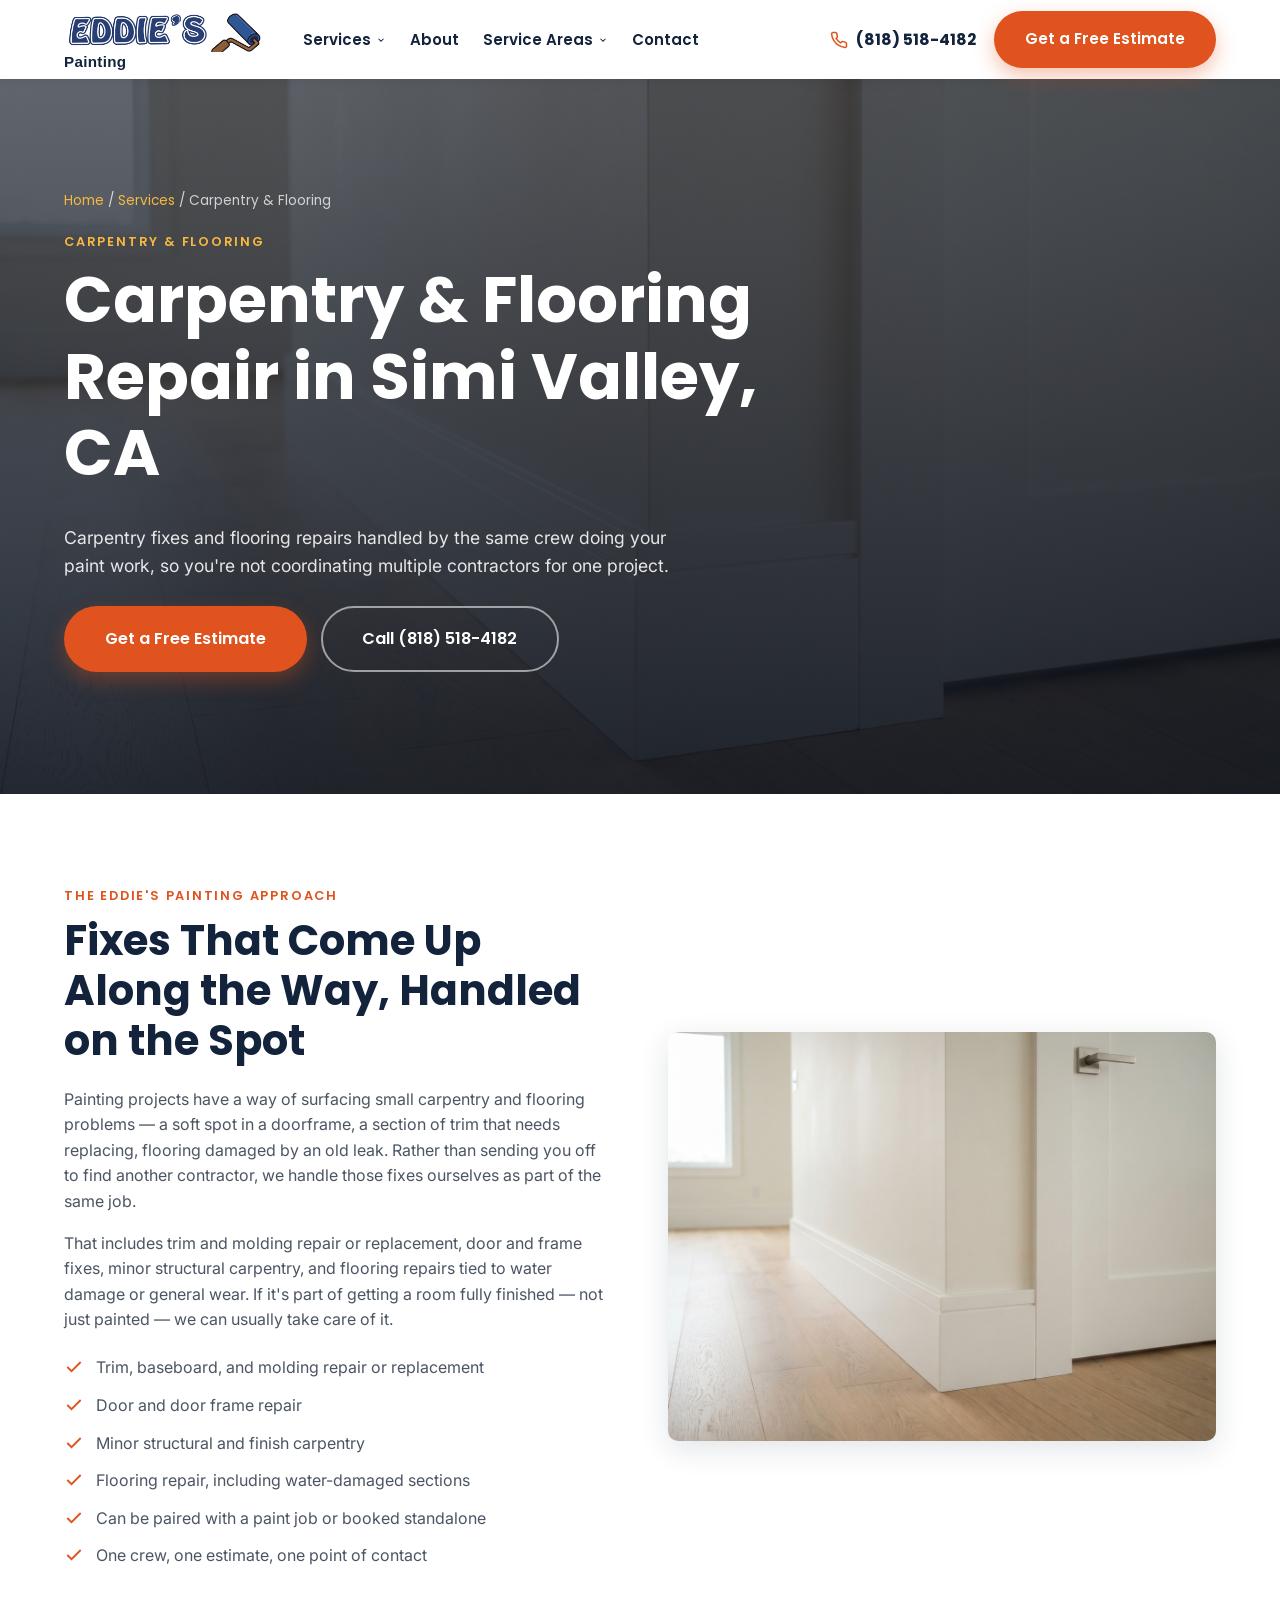
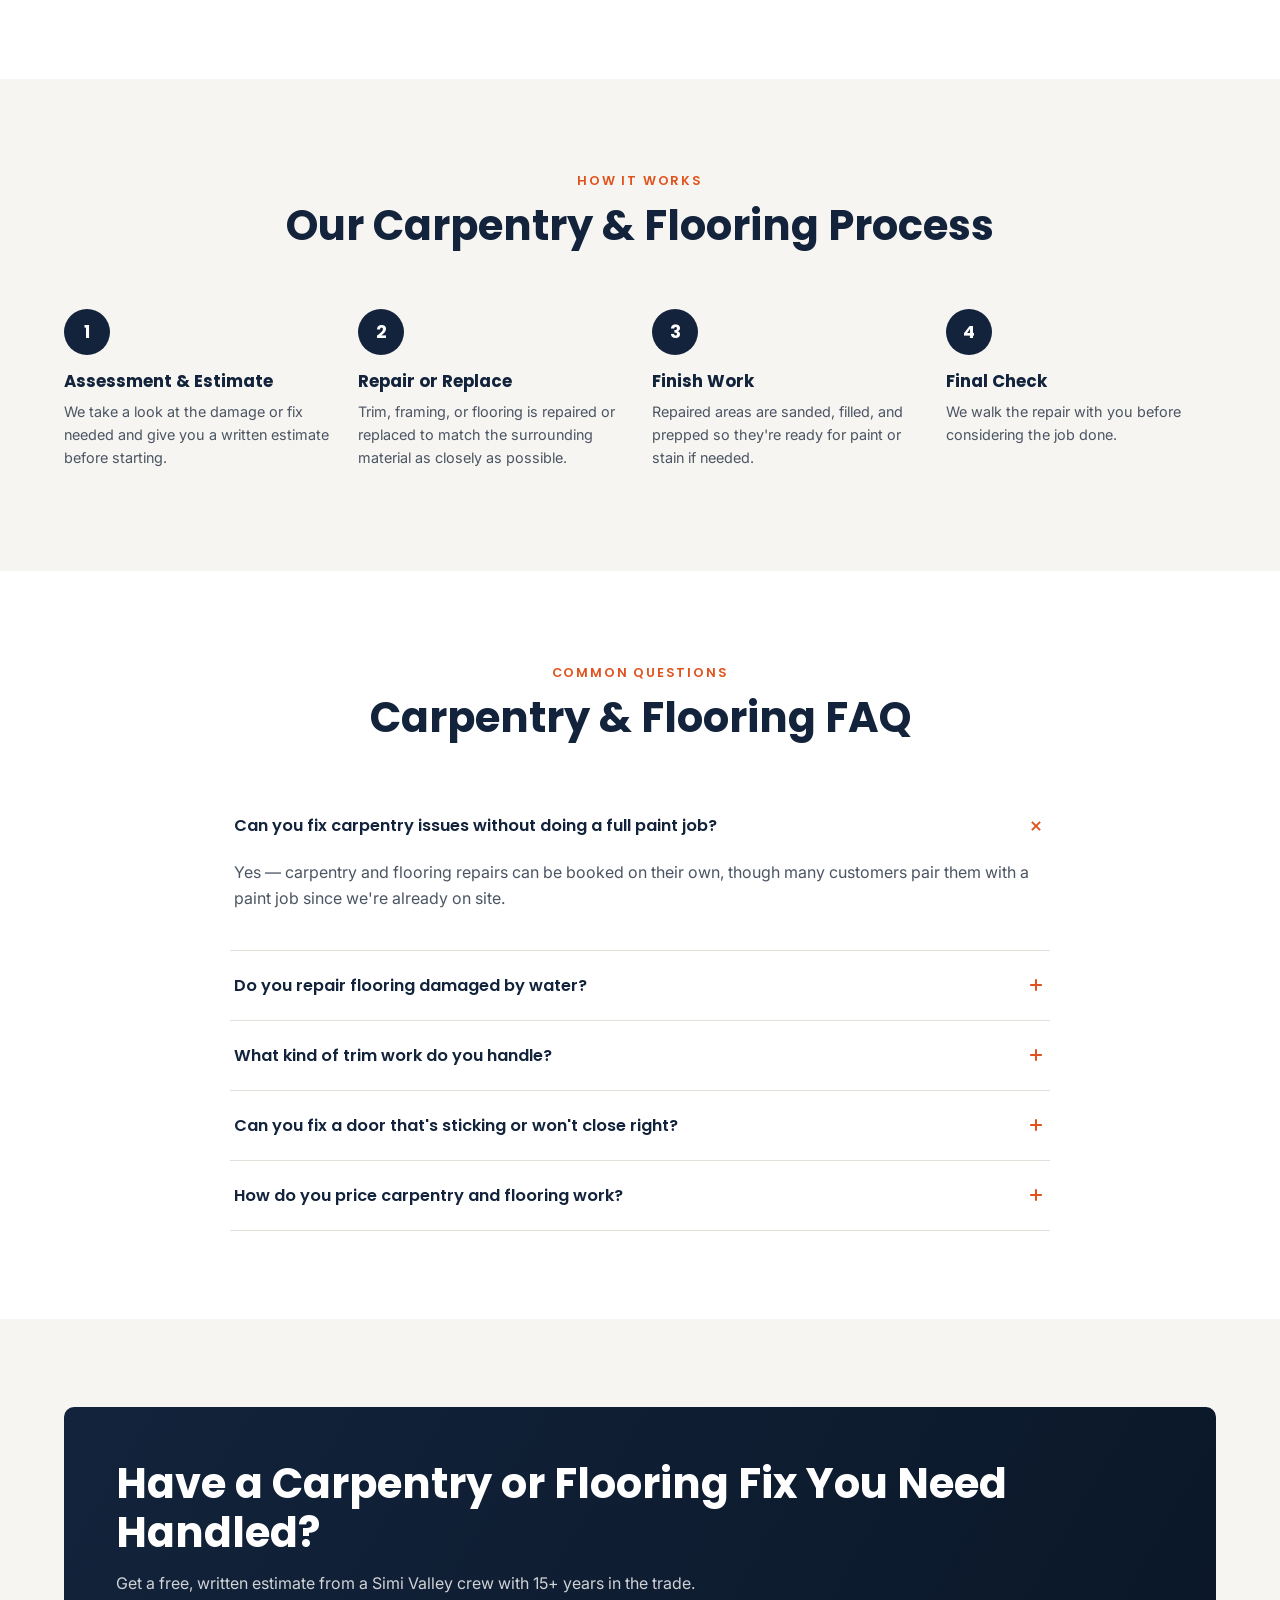
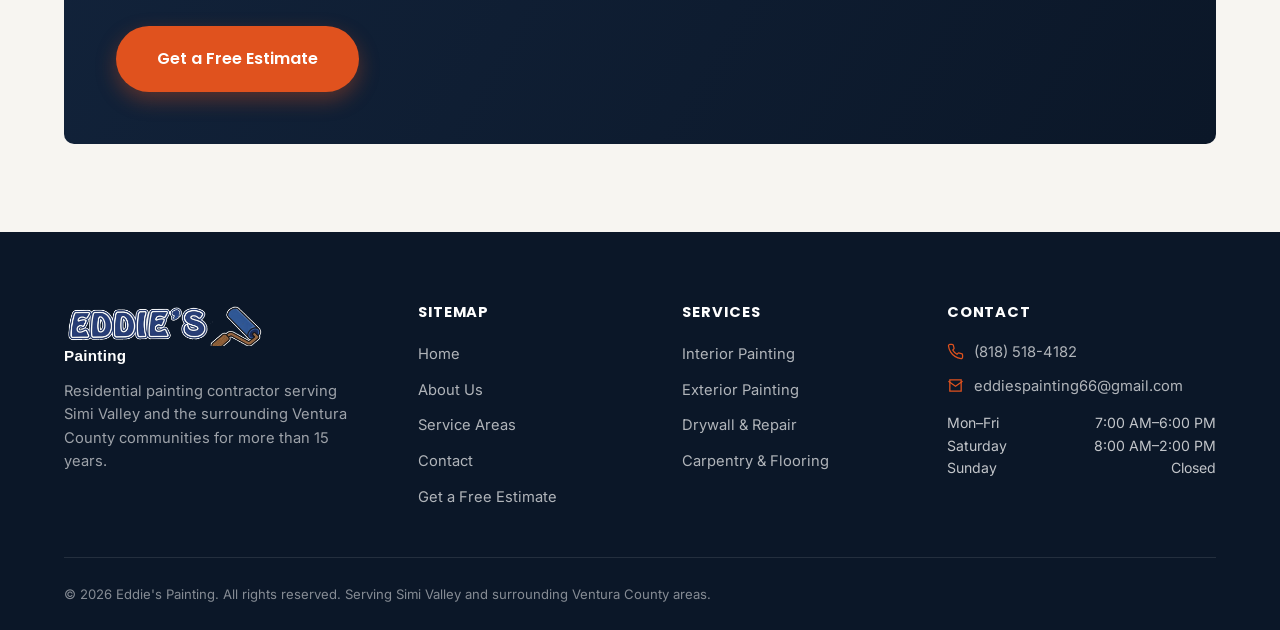
<file: services/carpentry-flooring.html>
<!DOCTYPE html>
<html lang="en">
<head>
<meta charset="UTF-8">
<meta name="viewport" content="width=device-width, initial-scale=1.0">
<title>Carpentry &amp; Flooring Repair in Simi Valley, CA | Eddie's Painting</title>
<meta name="description" content="Carpentry fixes and flooring repairs in Simi Valley, CA, handled by the same crew doing your paint work. Free estimates.">
<link rel="canonical" href="https://www.eddiespaintingca.com/services/carpentry-flooring.html">
<link rel="preconnect" href="https://fonts.googleapis.com">
<link href="https://fonts.googleapis.com/css2?family=Inter:wght@400;500;600;700&family=Poppins:wght@600;700;800&display=swap" rel="stylesheet">
<link rel="stylesheet" href="../css/style.css">
</head>
<body class="inner-page">

<!-- ===================== HEADER / NAV ===================== -->
<header class="site-header">
  <div class="container nav-inner">
    <a href="../index.html" class="brand" aria-label="Eddie's Painting home">
      <img class="brand-icon brand-logo-img" src="../images/eddies-logo.png" alt="Eddie's Painting logo">
      <span class="brand-tagline">Painting</span>
    </a>
    <nav aria-label="Primary">
      <ul class="nav-links">
        <li class="has-dropdown">
          <button class="nav-toplink" aria-haspopup="true">Services
            <svg class="caret" viewBox="0 0 24 24" fill="none" stroke="currentColor" stroke-width="2.5"><polyline points="6 9 12 15 18 9"/></svg>
          </button>
          <div class="dropdown mega">
            <a class="drop-link" href="../services/interior-painting.html">
              <svg class="di" viewBox="0 0 24 24" fill="none" stroke="currentColor" stroke-width="1.8"><path d="M3 21h18M6 21V9l6-5 6 5v12M9 21v-6h6v6"/></svg>
              <span><strong>Interior Painting</strong><small>Walls, trim &amp; ceilings</small></span>
            </a>
            <a class="drop-link" href="../services/exterior-painting.html">
              <svg class="di" viewBox="0 0 24 24" fill="none" stroke="currentColor" stroke-width="1.8"><path d="M3 12l9-9 9 9M5 10v10h14V10"/></svg>
              <span><strong>Exterior Painting</strong><small>Siding, trim &amp; stucco</small></span>
            </a>
            <a class="drop-link" href="../services/drywall-repair.html">
              <svg class="di" viewBox="0 0 24 24" fill="none" stroke="currentColor" stroke-width="1.8"><rect x="4" y="3" width="16" height="18" rx="1"/><path d="M12 8v8M8 12h8"/></svg>
              <span><strong>Drywall &amp; Repair</strong><small>Texture &amp; wallpaper removal</small></span>
            </a>
            <a class="drop-link" href="../services/carpentry-flooring.html">
              <svg class="di" viewBox="0 0 24 24" fill="none" stroke="currentColor" stroke-width="1.8"><path d="M3 21h18M5 21V7l7-4 7 4v14M9 21v-5h6v5M9 10h.01M15 10h.01M9 14h.01M15 14h.01"/></svg>
              <span><strong>Carpentry &amp; Flooring</strong><small>Fixes &amp; floor repair</small></span>
            </a>
          </div>
        </li>
        <li><a href="../about.html">About</a></li>
        <li class="has-dropdown">
          <button class="nav-toplink" aria-haspopup="true">Service Areas
            <svg class="caret" viewBox="0 0 24 24" fill="none" stroke="currentColor" stroke-width="2.5"><polyline points="6 9 12 15 18 9"/></svg>
          </button>
          <div class="dropdown areas-drop">
            <a class="drop-link" href="../service-areas.html"><span><strong>Simi Valley</strong><small>Primary service area</small></span></a>
            <a class="drop-link" href="../service-areas.html#moorpark"><span><strong>Moorpark</strong></span></a>
            <a class="drop-link" href="../service-areas.html#chatsworth"><span><strong>Chatsworth</strong></span></a>
            <a class="drop-link" href="../service-areas.html#thousand-oaks"><span><strong>Thousand Oaks</strong></span></a>
            <a class="drop-link" href="../service-areas.html#camarillo"><span><strong>Camarillo</strong></span></a>
          </div>
        </li>
        <li><a href="../contact.html">Contact</a></li>
      </ul>
    </nav>
    <div class="nav-right">
      <a href="tel:+18185184182" class="nav-phone">
        <svg viewBox="0 0 24 24" fill="none" stroke="currentColor" stroke-width="2"><path d="M22 16.92v3a2 2 0 0 1-2.18 2 19.8 19.8 0 0 1-8.63-3.07 19.5 19.5 0 0 1-6-6 19.8 19.8 0 0 1-3.07-8.67A2 2 0 0 1 4.11 2h3a2 2 0 0 1 2 1.72c.127.96.362 1.903.7 2.81a2 2 0 0 1-.45 2.11L8.09 9.91a16 16 0 0 0 6 6l1.27-1.27a2 2 0 0 1 2.11-.45c.907.338 1.85.573 2.81.7A2 2 0 0 1 22 16.92z"/></svg>
        <span class="nav-phone-text">(818) 518-4182</span>
      </a>
      <a href="#" class="btn btn-accent" data-open-quote="carpentry">Get a Free Estimate</a>
      <button class="nav-toggle" aria-label="Open menu">
        <svg viewBox="0 0 24 24" fill="currentColor"><circle cx="12" cy="5" r="1.8"/><circle cx="12" cy="12" r="1.8"/><circle cx="12" cy="19" r="1.8"/></svg>
      </button>
    </div>
  </div>
</header>

<div class="drawer-backdrop"></div>
<div class="mobile-drawer">
  <div class="mobile-drawer-head">
    <span class="brand-word" style="color:var(--navy)">EDDIE'S</span>
    <button class="modal-close drawer-close" aria-label="Close menu">
      <svg viewBox="0 0 24 24" fill="none" stroke="currentColor" stroke-width="2"><line x1="18" y1="6" x2="6" y2="18"/><line x1="6" y1="6" x2="18" y2="18"/></svg>
    </button>
  </div>
  <ul>
    <li>
      <button class="m-toggle">Services
        <svg width="18" height="18" viewBox="0 0 24 24" fill="none" stroke="currentColor" stroke-width="2.5"><polyline points="6 9 12 15 18 9"/></svg>
      </button>
      <div class="mobile-sub">
        <a href="../services/interior-painting.html">Interior Painting</a>
        <a href="../services/exterior-painting.html">Exterior Painting</a>
        <a href="../services/drywall-repair.html">Drywall &amp; Repair</a>
        <a href="../services/carpentry-flooring.html">Carpentry &amp; Flooring</a>
      </div>
    </li>
    <li><a href="../about.html">About</a></li>
    <li>
      <button class="m-toggle">Service Areas
        <svg width="18" height="18" viewBox="0 0 24 24" fill="none" stroke="currentColor" stroke-width="2.5"><polyline points="6 9 12 15 18 9"/></svg>
      </button>
      <div class="mobile-sub">
        <a href="../service-areas.html">Simi Valley</a>
        <a href="../service-areas.html#moorpark">Moorpark</a>
        <a href="../service-areas.html#chatsworth">Chatsworth</a>
        <a href="../service-areas.html#thousand-oaks">Thousand Oaks</a>
        <a href="../service-areas.html#camarillo">Camarillo</a>
      </div>
    </li>
    <li><a href="../contact.html">Contact</a></li>
    <li><a href="tel:+18185184182">(818) 518-4182</a></li>
  </ul>
  <a href="#" class="btn btn-accent btn-block" data-open-quote="carpentry">Get a Free Estimate</a>
</div>

<!-- ===================== PAGE HEADER ===================== -->
<header class="page-header" style="background-image:url('../images/service-carpentry-flooring.jpg');">
  <div class="container page-header-inner">
    <p class="breadcrumb"><a href="../index.html">Home</a> / <a href="../index.html#services">Services</a> / Carpentry &amp; Flooring</p>
    <span class="eyebrow">Carpentry &amp; Flooring</span>
    <h1>Carpentry &amp; Flooring Repair in Simi Valley, CA</h1>
    <p class="lead">Carpentry fixes and flooring repairs handled by the same crew doing your paint work, so you're not coordinating multiple contractors for one project.</p>
    <div class="hero-ctas" style="margin-top:1.6rem;">
      <a href="#" class="btn btn-accent btn-lg" data-open-quote="carpentry">Get a Free Estimate</a>
      <a href="tel:+18185184182" class="btn btn-outline btn-lg">Call (818) 518-4182</a>
    </div>
  </div>
</header>

<!-- ===================== INTRO SPLIT ===================== -->
<section>
  <div class="container split">
    <div>
      <span class="eyebrow">The Eddie's Painting Approach</span>
      <h2>Fixes That Come Up Along the Way, Handled on the Spot</h2>
      <p>Painting projects have a way of surfacing small carpentry and flooring problems &mdash; a soft spot in a doorframe, a section of trim that needs replacing, flooring damaged by an old leak. Rather than sending you off to find another contractor, we handle those fixes ourselves as part of the same job.</p>
      <p>That includes trim and molding repair or replacement, door and frame fixes, minor structural carpentry, and flooring repairs tied to water damage or general wear. If it's part of getting a room fully finished &mdash; not just painted &mdash; we can usually take care of it.</p>
      <ul class="checklist">
        <li><svg viewBox="0 0 24 24" fill="none" stroke="currentColor" stroke-width="2.2"><polyline points="20 6 9 17 4 12"/></svg> Trim, baseboard, and molding repair or replacement</li>
        <li><svg viewBox="0 0 24 24" fill="none" stroke="currentColor" stroke-width="2.2"><polyline points="20 6 9 17 4 12"/></svg> Door and door frame repair</li>
        <li><svg viewBox="0 0 24 24" fill="none" stroke="currentColor" stroke-width="2.2"><polyline points="20 6 9 17 4 12"/></svg> Minor structural and finish carpentry</li>
        <li><svg viewBox="0 0 24 24" fill="none" stroke="currentColor" stroke-width="2.2"><polyline points="20 6 9 17 4 12"/></svg> Flooring repair, including water-damaged sections</li>
        <li><svg viewBox="0 0 24 24" fill="none" stroke="currentColor" stroke-width="2.2"><polyline points="20 6 9 17 4 12"/></svg> Can be paired with a paint job or booked standalone</li>
        <li><svg viewBox="0 0 24 24" fill="none" stroke="currentColor" stroke-width="2.2"><polyline points="20 6 9 17 4 12"/></svg> One crew, one estimate, one point of contact</li>
      </ul>
    </div>
    <div class="media">
      <img src="../images/service-carpentry-flooring.jpg" alt="Carpentry and flooring repair work in a Simi Valley home">
    </div>
  </div>
</section>

<!-- ===================== PROCESS ===================== -->
<section class="section-alt">
  <div class="container">
    <div class="section-head center">
      <span class="eyebrow">How It Works</span>
      <h2>Our Carpentry &amp; Flooring Process</h2>
    </div>
    <div class="process-grid">
      <div class="process-step"><h3>Assessment &amp; Estimate</h3><p>We take a look at the damage or fix needed and give you a written estimate before starting.</p></div>
      <div class="process-step"><h3>Repair or Replace</h3><p>Trim, framing, or flooring is repaired or replaced to match the surrounding material as closely as possible.</p></div>
      <div class="process-step"><h3>Finish Work</h3><p>Repaired areas are sanded, filled, and prepped so they're ready for paint or stain if needed.</p></div>
      <div class="process-step"><h3>Final Check</h3><p>We walk the repair with you before considering the job done.</p></div>
    </div>
  </div>
</section>

<!-- ===================== FAQ ===================== -->
<section>
  <div class="container">
    <div class="section-head center">
      <span class="eyebrow">Common Questions</span>
      <h2>Carpentry &amp; Flooring FAQ</h2>
    </div>
    <div class="faq-list">
      <div class="faq-item open">
        <button class="faq-q">Can you fix carpentry issues without doing a full paint job?<svg viewBox="0 0 24 24" fill="none" stroke="currentColor" stroke-width="2.4"><line x1="12" y1="5" x2="12" y2="19"/><line x1="5" y1="12" x2="19" y2="12"/></svg></button>
        <div class="faq-a"><p>Yes &mdash; carpentry and flooring repairs can be booked on their own, though many customers pair them with a paint job since we're already on site.</p></div>
      </div>
      <div class="faq-item">
        <button class="faq-q">Do you repair flooring damaged by water?<svg viewBox="0 0 24 24" fill="none" stroke="currentColor" stroke-width="2.4"><line x1="12" y1="5" x2="12" y2="19"/><line x1="5" y1="12" x2="19" y2="12"/></svg></button>
        <div class="faq-a"><p>Yes, we repair flooring sections damaged by leaks or general wear and match the surrounding material as closely as possible.</p></div>
      </div>
      <div class="faq-item">
        <button class="faq-q">What kind of trim work do you handle?<svg viewBox="0 0 24 24" fill="none" stroke="currentColor" stroke-width="2.4"><line x1="12" y1="5" x2="12" y2="19"/><line x1="5" y1="12" x2="19" y2="12"/></svg></button>
        <div class="faq-a"><p>Baseboards, door and window trim, and crown molding &mdash; repaired where possible, replaced where it's not.</p></div>
      </div>
      <div class="faq-item">
        <button class="faq-q">Can you fix a door that's sticking or won't close right?<svg viewBox="0 0 24 24" fill="none" stroke="currentColor" stroke-width="2.4"><line x1="12" y1="5" x2="12" y2="19"/><line x1="5" y1="12" x2="19" y2="12"/></svg></button>
        <div class="faq-a"><p>Usually, yes &mdash; most sticking or misaligned doors come down to a frame or hinge issue we can adjust or repair on site.</p></div>
      </div>
      <div class="faq-item">
        <button class="faq-q">How do you price carpentry and flooring work?<svg viewBox="0 0 24 24" fill="none" stroke="currentColor" stroke-width="2.4"><line x1="12" y1="5" x2="12" y2="19"/><line x1="5" y1="12" x2="19" y2="12"/></svg></button>
        <div class="faq-a"><p>We give a written estimate after seeing the repair in person &mdash; scope varies too much job to job for a flat rate to be honest.</p></div>
      </div>
    </div>
  </div>
</section>

<!-- ===================== CTA BAND ===================== -->
<section class="section-alt">
  <div class="container">
    <div class="cta-band">
      <div>
        <h2>Have a Carpentry or Flooring Fix You Need Handled?</h2>
        <p>Get a free, written estimate from a Simi Valley crew with 15+ years in the trade.</p>
      </div>
      <a href="#" class="btn btn-accent btn-lg" data-open-quote="carpentry">Get a Free Estimate</a>
    </div>
  </div>
</section>

<!-- ===================== FOOTER ===================== -->
<footer class="site-footer">
  <div class="container">
    <div class="footer-grid">
      <div class="footer-brand">
        <a href="../index.html" class="brand">
          <img class="brand-icon brand-logo-img" src="../images/eddies-logo.png" alt="Eddie's Painting logo">
      <span class="brand-tagline">Painting</span>
        </a>
        <p>Residential painting contractor serving Simi Valley and the surrounding Ventura County communities for more than 15 years.</p>
      </div>
      <div>
        <h4>Sitemap</h4>
        <ul>
          <li><a href="../index.html">Home</a></li>
          <li><a href="../about.html">About Us</a></li>
          <li><a href="../service-areas.html">Service Areas</a></li>
          <li><a href="../contact.html">Contact</a></li>
          <li><a href="#" data-open-quote="">Get a Free Estimate</a></li>
        </ul>
      </div>
      <div>
        <h4>Services</h4>
        <ul>
          <li><a href="interior-painting.html">Interior Painting</a></li>
          <li><a href="exterior-painting.html">Exterior Painting</a></li>
          <li><a href="drywall-repair.html">Drywall &amp; Repair</a></li>
          <li><a href="carpentry-flooring.html">Carpentry &amp; Flooring</a></li>
        </ul>
      </div>
      <div>
        <h4>Contact</h4>
        <ul class="footer-contact">
          <li><svg viewBox="0 0 24 24" fill="none" stroke="currentColor" stroke-width="1.8"><path d="M22 16.92v3a2 2 0 0 1-2.18 2 19.8 19.8 0 0 1-8.63-3.07 19.5 19.5 0 0 1-6-6 19.8 19.8 0 0 1-3.07-8.67A2 2 0 0 1 4.11 2h3a2 2 0 0 1 2 1.72c.127.96.362 1.903.7 2.81a2 2 0 0 1-.45 2.11L8.09 9.91a16 16 0 0 0 6 6l1.27-1.27a2 2 0 0 1 2.11-.45c.907.338 1.85.573 2.81.7A2 2 0 0 1 22 16.92z"/></svg> <a href="tel:+18185184182">(818) 518-4182</a></li>
          <li><svg viewBox="0 0 24 24" fill="none" stroke="currentColor" stroke-width="1.8"><path d="M4 4h16v16H4z"/><path d="M22 6l-10 7L2 6"/></svg> <a href="mailto:eddiespainting66@gmail.com">eddiespainting66@gmail.com</a></li>
        </ul>
        <div style="margin-top:14px;">
          <div class="footer-hours-row"><span>Mon&ndash;Fri</span><span>7:00 AM&ndash;6:00 PM</span></div>
          <div class="footer-hours-row"><span>Saturday</span><span>8:00 AM&ndash;2:00 PM</span></div>
          <div class="footer-hours-row"><span>Sunday</span><span>Closed</span></div>
        </div>
      </div>
    </div>
    <div class="footer-bottom">
      <span>&copy; 2026 Eddie's Painting. All rights reserved. Serving Simi Valley and surrounding Ventura County areas.</span>
    </div>
  </div>
</footer>

<!-- ===================== QUOTE MODAL ===================== -->
<div class="modal-overlay">
  <div class="modal-box">
    <button class="modal-close" data-close-quote aria-label="Close">
      <svg viewBox="0 0 24 24" fill="none" stroke="currentColor" stroke-width="2"><line x1="18" y1="6" x2="6" y2="18"/><line x1="6" y1="6" x2="18" y2="18"/></svg>
    </button>
    <h2>Get a Free Estimate</h2>
    <p class="sub">Fill out the form and a member of our Simi Valley team will follow up within one business day.</p>
    <form id="quote-form" class="js-quote-form">
      <div class="form-row">
        <div class="form-field"><label for="quote-name">Full Name</label><input type="text" id="quote-name" required></div>
        <div class="form-field"><label for="quote-phone">Phone</label><input type="tel" id="quote-phone" required></div>
      </div>
      <div class="form-field"><label for="quote-email">Email</label><input type="email" id="quote-email" required></div>
      <div class="form-field">
        <label for="quote-service">Service Needed</label>
        <select id="quote-service">
          <option value="">Select a service</option>
              <option value="interior">Interior Painting</option>
              <option value="exterior">Exterior Painting</option>
              <option value="drywall">Drywall &amp; Repair</option>
              <option value="carpentry">Carpentry &amp; Flooring</option>
        </select>
      </div>
      <div class="form-field"><label for="quote-details">Project Details</label><textarea id="quote-details" rows="4" placeholder="Tell us about your space, timeline, and any details that help us scope the job."></textarea></div>
      <button type="submit" class="btn btn-accent btn-block btn-lg">Request Free Estimate</button>
      <p class="form-note">By submitting, you agree to be contacted about your project. We never share your information.</p>
    </form>
    <div class="form-success">
      <svg viewBox="0 0 24 24" fill="none" stroke="currentColor" stroke-width="1.6"><circle cx="12" cy="12" r="10"/><polyline points="8 12 11 15 16 9"/></svg>
      <h2>Request Received</h2>
      <p>Thanks &mdash; a member of our team will reach out within one business day to schedule your free estimate.</p>
    </div>
  </div>
</div>

<script src="../js/script.js"></script>
</body>
</html>
</file>
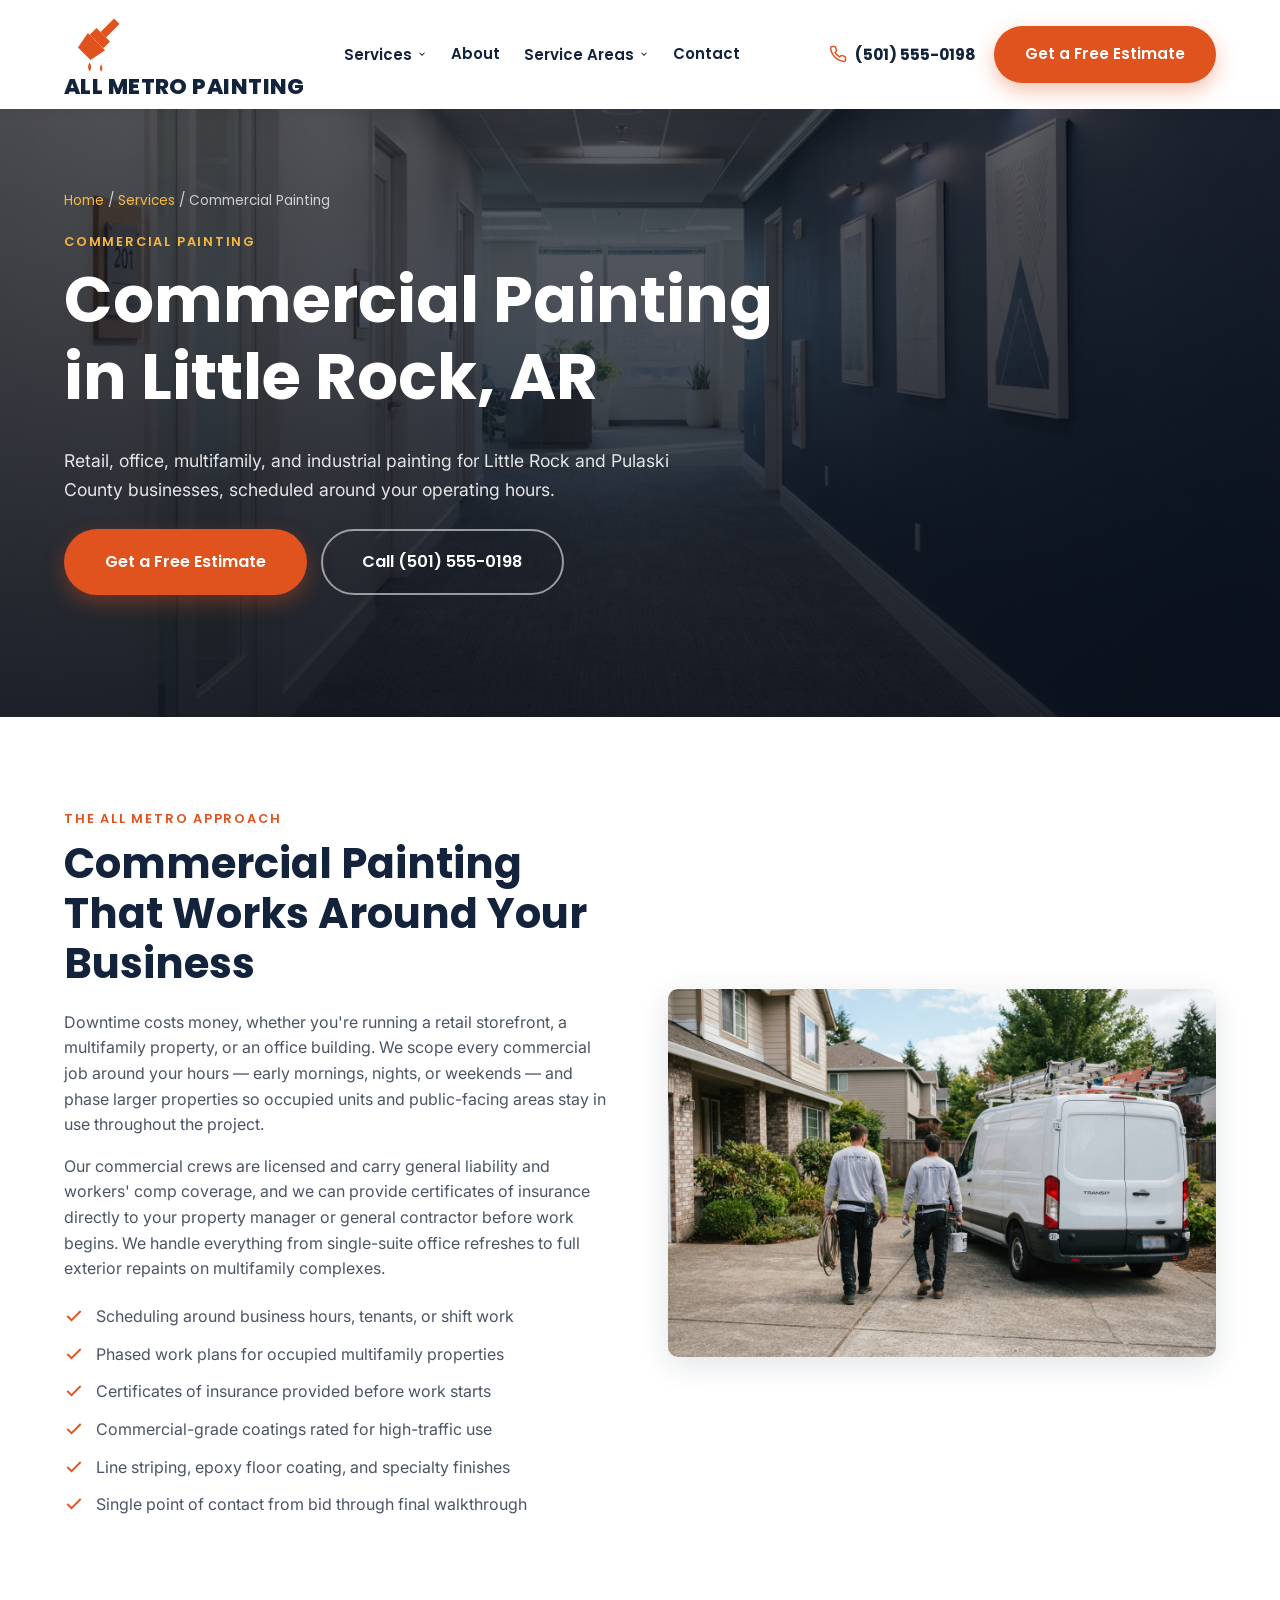
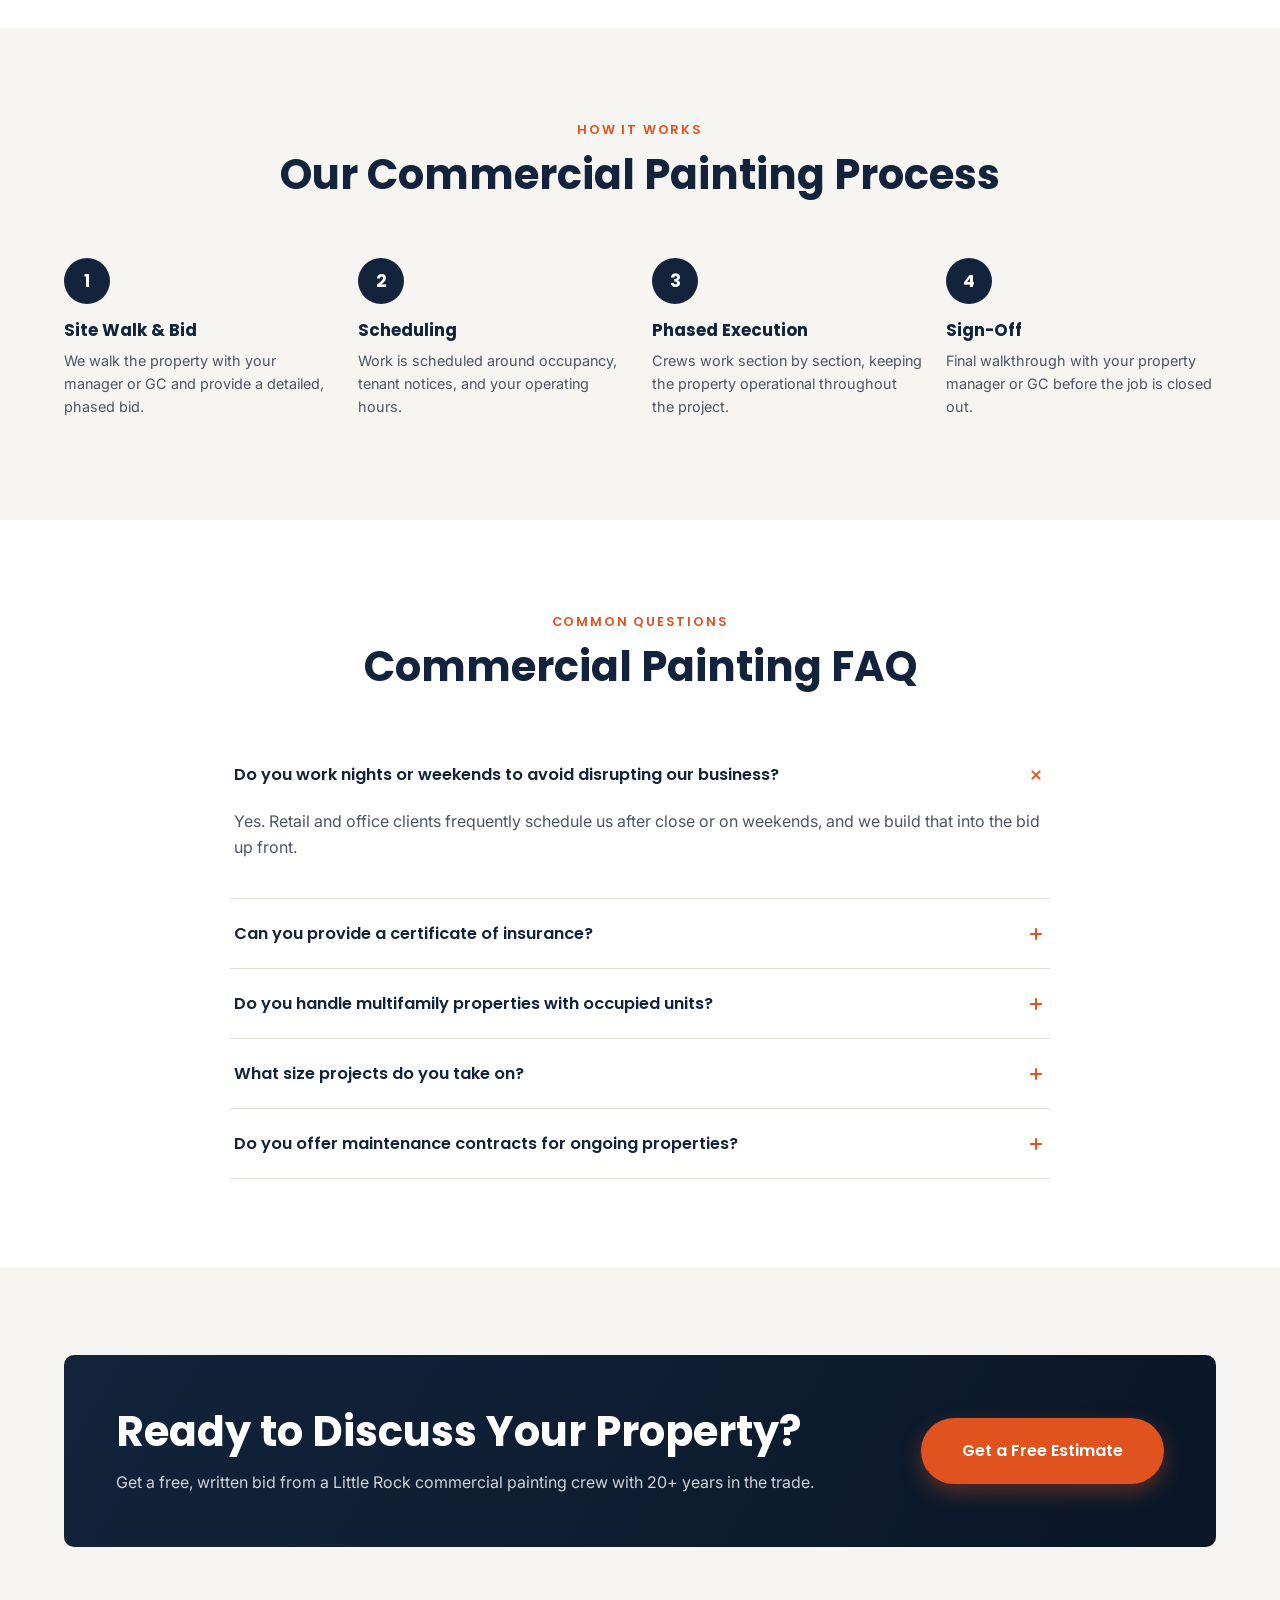
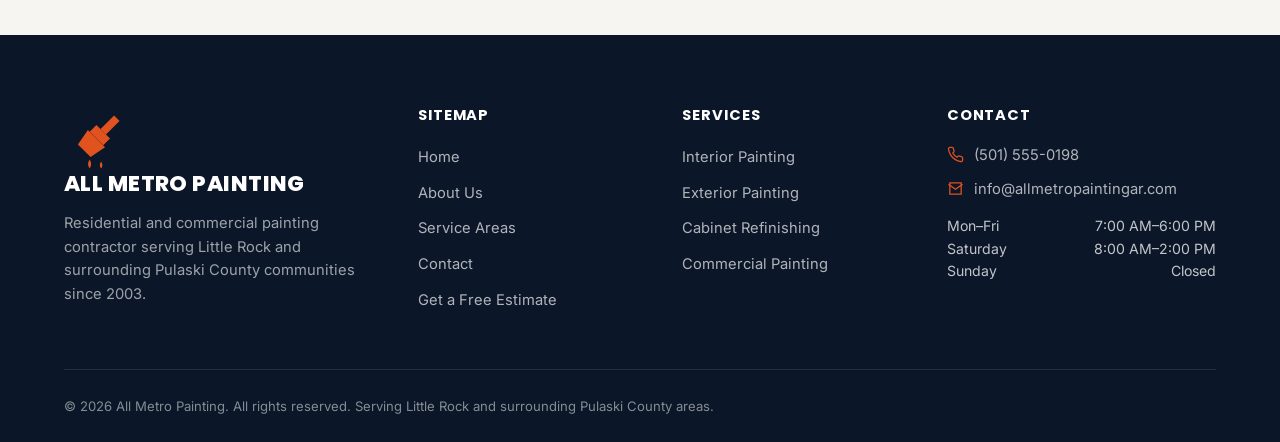
<file: services/commercial-painting.html>
<!DOCTYPE html>
<html lang="en">
<head>
<meta charset="UTF-8">
<meta name="viewport" content="width=device-width, initial-scale=1.0">
<title>Commercial Painting in Little Rock, AR | All Metro Painting</title>
<meta name="description" content="Commercial painting contractor in Little Rock, AR for retail, office, multifamily & industrial properties. Licensed, insured crews scheduled around your hours.">
<link rel="canonical" href="https://www.allmetropaintingar.com/services/commercial-painting.html">
<link rel="preconnect" href="https://fonts.googleapis.com">
<link href="https://fonts.googleapis.com/css2?family=Inter:wght@400;500;600;700&family=Poppins:wght@600;700;800&display=swap" rel="stylesheet">
<link rel="stylesheet" href="../css/style.css">
</head>
<body class="inner-page">

<!-- ===================== HEADER / NAV ===================== -->
<header class="site-header">
  <div class="container nav-inner">
    <a href="../index.html" class="brand" aria-label="All Metro Painting home">
      <svg class="brand-icon" viewBox="0 0 100 100" xmlns="http://www.w3.org/2000/svg" aria-hidden="true">
        <g transform="rotate(45 50 50)">
          <rect class="brush-body" x="44" y="4" width="12" height="30"/>
          <rect class="brush-body" x="35" y="34" width="30" height="15"/>
          <path class="brush-body" d="M31 49 L69 49 L64 76 L36 76 Z"/>
        </g>
        <path class="drip" d="M40 82 Q45 90 40 96 Q35 90 40 82 Z"/>
        <path class="drip" d="M58 85 Q62 91 58 96 Q54 91 58 85 Z"/>
      </svg>
      <span class="brand-word">ALL METRO PAINTING</span>
    </a>
    <nav aria-label="Primary">
      <ul class="nav-links">
        <li class="has-dropdown">
          <button class="nav-toplink" aria-haspopup="true">Services
            <svg class="caret" viewBox="0 0 24 24" fill="none" stroke="currentColor" stroke-width="2.5"><polyline points="6 9 12 15 18 9"/></svg>
          </button>
          <div class="dropdown mega">
            <a class="drop-link" href="interior-painting.html">
              <svg class="di" viewBox="0 0 24 24" fill="none" stroke="currentColor" stroke-width="1.8"><path d="M3 21h18M6 21V9l6-5 6 5v12M9 21v-6h6v6"/></svg>
              <span><strong>Interior Painting</strong><small>Walls, trim, ceilings & cabinetry</small></span>
            </a>
            <a class="drop-link" href="exterior-painting.html">
              <svg class="di" viewBox="0 0 24 24" fill="none" stroke="currentColor" stroke-width="1.8"><path d="M3 12l9-9 9 9M5 10v10h14V10"/></svg>
              <span><strong>Exterior Painting</strong><small>Siding, trim, stucco & fascia</small></span>
            </a>
            <a class="drop-link" href="cabinet-refinishing.html">
              <svg class="di" viewBox="0 0 24 24" fill="none" stroke="currentColor" stroke-width="1.8"><rect x="4" y="3" width="16" height="18" rx="1"/><path d="M12 3v18M8 8h.01M16 14h.01"/></svg>
              <span><strong>Cabinet Refinishing</strong><small>Factory-smooth spray finishes</small></span>
            </a>
            <a class="drop-link" href="commercial-painting.html">
              <svg class="di" viewBox="0 0 24 24" fill="none" stroke="currentColor" stroke-width="1.8"><path d="M3 21h18M5 21V7l7-4 7 4v14M9 21v-5h6v5M9 10h.01M15 10h.01M9 14h.01M15 14h.01"/></svg>
              <span><strong>Commercial Painting</strong><small>Retail, office & multifamily</small></span>
            </a>
          </div>
        </li>
        <li><a href="../about.html">About</a></li>
        <li class="has-dropdown">
          <button class="nav-toplink" aria-haspopup="true">Service Areas
            <svg class="caret" viewBox="0 0 24 24" fill="none" stroke="currentColor" stroke-width="2.5"><polyline points="6 9 12 15 18 9"/></svg>
          </button>
          <div class="dropdown areas-drop">
            <a class="drop-link" href="../service-areas.html"><span><strong>Little Rock</strong><small>Primary service area</small></span></a>
            <a class="drop-link" href="../service-areas.html#north-little-rock"><span><strong>North Little Rock</strong></span></a>
            <a class="drop-link" href="../service-areas.html#sherwood"><span><strong>Sherwood</strong></span></a>
            <a class="drop-link" href="../service-areas.html#maumelle"><span><strong>Maumelle</strong></span></a>
            <a class="drop-link" href="../service-areas.html#jacksonville"><span><strong>Jacksonville</strong></span></a>
            <a class="drop-link" href="../service-areas.html#cabot"><span><strong>Cabot</strong></span></a>
            <a class="drop-link" href="../service-areas.html#bryant"><span><strong>Bryant</strong></span></a>
            <a class="drop-link" href="../service-areas.html#benton"><span><strong>Benton</strong></span></a>
            <a class="drop-link" href="../service-areas.html#conway"><span><strong>Conway</strong></span></a>
          </div>
        </li>
        <li><a href="../contact.html">Contact</a></li>
      </ul>
    </nav>
    <div class="nav-right">
      <a href="tel:+15015550198" class="nav-phone">
        <svg viewBox="0 0 24 24" fill="none" stroke="currentColor" stroke-width="2"><path d="M22 16.92v3a2 2 0 0 1-2.18 2 19.8 19.8 0 0 1-8.63-3.07 19.5 19.5 0 0 1-6-6 19.8 19.8 0 0 1-3.07-8.67A2 2 0 0 1 4.11 2h3a2 2 0 0 1 2 1.72c.127.96.362 1.903.7 2.81a2 2 0 0 1-.45 2.11L8.09 9.91a16 16 0 0 0 6 6l1.27-1.27a2 2 0 0 1 2.11-.45c.907.338 1.85.573 2.81.7A2 2 0 0 1 22 16.92z"/></svg>
        <span class="nav-phone-text">(501) 555-0198</span>
      </a>
      <a href="#" class="btn btn-accent" data-open-quote="commercial">Get a Free Estimate</a>
      <button class="nav-toggle" aria-label="Open menu">
        <svg viewBox="0 0 24 24" fill="currentColor"><circle cx="12" cy="5" r="1.8"/><circle cx="12" cy="12" r="1.8"/><circle cx="12" cy="19" r="1.8"/></svg>
      </button>
    </div>
  </div>
</header>

<div class="drawer-backdrop"></div>
<div class="mobile-drawer">
  <div class="mobile-drawer-head">
    <span class="brand-word" style="color:var(--navy)">ALL METRO</span>
    <button class="modal-close drawer-close" aria-label="Close menu">
      <svg viewBox="0 0 24 24" fill="none" stroke="currentColor" stroke-width="2"><line x1="18" y1="6" x2="6" y2="18"/><line x1="6" y1="6" x2="18" y2="18"/></svg>
    </button>
  </div>
  <ul>
    <li>
      <button class="m-toggle">Services
        <svg width="18" height="18" viewBox="0 0 24 24" fill="none" stroke="currentColor" stroke-width="2.5"><polyline points="6 9 12 15 18 9"/></svg>
      </button>
      <div class="mobile-sub">
        <a href="interior-painting.html">Interior Painting</a>
        <a href="exterior-painting.html">Exterior Painting</a>
        <a href="cabinet-refinishing.html">Cabinet Refinishing</a>
        <a href="commercial-painting.html">Commercial Painting</a>
      </div>
    </li>
    <li><a href="../about.html">About</a></li>
    <li>
      <button class="m-toggle">Service Areas
        <svg width="18" height="18" viewBox="0 0 24 24" fill="none" stroke="currentColor" stroke-width="2.5"><polyline points="6 9 12 15 18 9"/></svg>
      </button>
      <div class="mobile-sub">
        <a href="../service-areas.html">Little Rock</a>
        <a href="../service-areas.html#north-little-rock">North Little Rock</a>
        <a href="../service-areas.html#sherwood">Sherwood</a>
        <a href="../service-areas.html#maumelle">Maumelle</a>
        <a href="../service-areas.html#jacksonville">Jacksonville</a>
        <a href="../service-areas.html#cabot">Cabot</a>
        <a href="../service-areas.html#bryant">Bryant</a>
        <a href="../service-areas.html#benton">Benton</a>
        <a href="../service-areas.html#conway">Conway</a>
      </div>
    </li>
    <li><a href="../contact.html">Contact</a></li>
    <li><a href="tel:+15015550198">(501) 555-0198</a></li>
  </ul>
  <a href="#" class="btn btn-accent btn-block" data-open-quote="commercial">Get a Free Estimate</a>
</div>

<!-- ===================== PAGE HEADER ===================== -->
<header class="page-header" style="background-image:url('../images/service-commercial-painting.jpg');">
  <div class="container page-header-inner">
    <p class="breadcrumb"><a href="../index.html">Home</a> / <a href="../index.html#services">Services</a> / Commercial Painting</p>
    <span class="eyebrow">Commercial Painting</span>
    <h1>Commercial Painting in Little Rock, AR</h1>
    <p class="lead">Retail, office, multifamily, and industrial painting for Little Rock and Pulaski County businesses, scheduled around your operating hours.</p>
    <div class="hero-ctas" style="margin-top:1.6rem;">
      <a href="#" class="btn btn-accent btn-lg" data-open-quote="commercial">Get a Free Estimate</a>
      <a href="tel:+15015550198" class="btn btn-outline btn-lg">Call (501) 555-0198</a>
    </div>
  </div>
</header>

<!-- ===================== INTRO SPLIT ===================== -->
<section>
  <div class="container split">
    <div>
      <span class="eyebrow">The All Metro Approach</span>
      <h2>Commercial Painting That Works Around Your Business</h2>
      <p>Downtime costs money, whether you're running a retail storefront, a multifamily property, or an office building. We scope every commercial job around your hours &mdash; early mornings, nights, or weekends &mdash; and phase larger properties so occupied units and public-facing areas stay in use throughout the project.</p>
      <p>Our commercial crews are licensed and carry general liability and workers' comp coverage, and we can provide certificates of insurance directly to your property manager or general contractor before work begins. We handle everything from single-suite office refreshes to full exterior repaints on multifamily complexes.</p>
      <ul class="checklist">
        <li><svg viewBox="0 0 24 24" fill="none" stroke="currentColor" stroke-width="2.2"><polyline points="20 6 9 17 4 12"/></svg> Scheduling around business hours, tenants, or shift work</li>
        <li><svg viewBox="0 0 24 24" fill="none" stroke="currentColor" stroke-width="2.2"><polyline points="20 6 9 17 4 12"/></svg> Phased work plans for occupied multifamily properties</li>
        <li><svg viewBox="0 0 24 24" fill="none" stroke="currentColor" stroke-width="2.2"><polyline points="20 6 9 17 4 12"/></svg> Certificates of insurance provided before work starts</li>
        <li><svg viewBox="0 0 24 24" fill="none" stroke="currentColor" stroke-width="2.2"><polyline points="20 6 9 17 4 12"/></svg> Commercial-grade coatings rated for high-traffic use</li>
        <li><svg viewBox="0 0 24 24" fill="none" stroke="currentColor" stroke-width="2.2"><polyline points="20 6 9 17 4 12"/></svg> Line striping, epoxy floor coating, and specialty finishes</li>
        <li><svg viewBox="0 0 24 24" fill="none" stroke="currentColor" stroke-width="2.2"><polyline points="20 6 9 17 4 12"/></svg> Single point of contact from bid through final walkthrough</li>
      </ul>
    </div>
    <div class="media">
      <img src="../images/about-team.jpg" alt="All Metro Painting commercial crew arriving at a job site in Little Rock, AR">
    </div>
  </div>
</section>

<!-- ===================== PROCESS ===================== -->
<section class="section-alt">
  <div class="container">
    <div class="section-head center">
      <span class="eyebrow">How It Works</span>
      <h2>Our Commercial Painting Process</h2>
    </div>
    <div class="process-grid">
      <div class="process-step"><h3>Site Walk &amp; Bid</h3><p>We walk the property with your manager or GC and provide a detailed, phased bid.</p></div>
      <div class="process-step"><h3>Scheduling</h3><p>Work is scheduled around occupancy, tenant notices, and your operating hours.</p></div>
      <div class="process-step"><h3>Phased Execution</h3><p>Crews work section by section, keeping the property operational throughout the project.</p></div>
      <div class="process-step"><h3>Sign-Off</h3><p>Final walkthrough with your property manager or GC before the job is closed out.</p></div>
    </div>
  </div>
</section>

<!-- ===================== FAQ ===================== -->
<section>
  <div class="container">
    <div class="section-head center">
      <span class="eyebrow">Common Questions</span>
      <h2>Commercial Painting FAQ</h2>
    </div>
    <div class="faq-list">
      <div class="faq-item open">
        <button class="faq-q">Do you work nights or weekends to avoid disrupting our business?<svg viewBox="0 0 24 24" fill="none" stroke="currentColor" stroke-width="2.4"><line x1="12" y1="5" x2="12" y2="19"/><line x1="5" y1="12" x2="19" y2="12"/></svg></button>
        <div class="faq-a"><p>Yes. Retail and office clients frequently schedule us after close or on weekends, and we build that into the bid up front.</p></div>
      </div>
      <div class="faq-item">
        <button class="faq-q">Can you provide a certificate of insurance?<svg viewBox="0 0 24 24" fill="none" stroke="currentColor" stroke-width="2.4"><line x1="12" y1="5" x2="12" y2="19"/><line x1="5" y1="12" x2="19" y2="12"/></svg></button>
        <div class="faq-a"><p>Yes, we can send a COI directly to your property manager, general contractor, or leasing office before work starts.</p></div>
      </div>
      <div class="faq-item">
        <button class="faq-q">Do you handle multifamily properties with occupied units?<svg viewBox="0 0 24 24" fill="none" stroke="currentColor" stroke-width="2.4"><line x1="12" y1="5" x2="12" y2="19"/><line x1="5" y1="12" x2="19" y2="12"/></svg></button>
        <div class="faq-a"><p>Regularly. We phase work building by building or floor by floor, and coordinate tenant notices with your property manager.</p></div>
      </div>
      <div class="faq-item">
        <button class="faq-q">What size projects do you take on?<svg viewBox="0 0 24 24" fill="none" stroke="currentColor" stroke-width="2.4"><line x1="12" y1="5" x2="12" y2="19"/><line x1="5" y1="12" x2="19" y2="12"/></svg></button>
        <div class="faq-a"><p>We take on everything from a single-suite office refresh to full exterior repaints on multifamily and industrial properties.</p></div>
      </div>
      <div class="faq-item">
        <button class="faq-q">Do you offer maintenance contracts for ongoing properties?<svg viewBox="0 0 24 24" fill="none" stroke="currentColor" stroke-width="2.4"><line x1="12" y1="5" x2="12" y2="19"/><line x1="5" y1="12" x2="19" y2="12"/></svg></button>
        <div class="faq-a"><p>Yes. Many property managers put us on an annual or bi-annual touch-up schedule for common areas, turnovers, and exterior maintenance.</p></div>
      </div>
    </div>
  </div>
</section>

<!-- ===================== CTA BAND ===================== -->
<section class="section-alt">
  <div class="container">
    <div class="cta-band">
      <div>
        <h2>Ready to Discuss Your Property?</h2>
        <p>Get a free, written bid from a Little Rock commercial painting crew with 20+ years in the trade.</p>
      </div>
      <a href="#" class="btn btn-accent btn-lg" data-open-quote="commercial">Get a Free Estimate</a>
    </div>
  </div>
</section>

<!-- ===================== FOOTER ===================== -->
<footer class="site-footer">
  <div class="container">
    <div class="footer-grid">
      <div class="footer-brand">
        <a href="../index.html" class="brand">
          <svg class="brand-icon" viewBox="0 0 100 100" xmlns="http://www.w3.org/2000/svg" aria-hidden="true" width="52" height="52">
            <g transform="rotate(45 50 50)">
              <rect class="brush-body" x="44" y="4" width="12" height="30"/>
              <rect class="brush-body" x="35" y="34" width="30" height="15"/>
              <path class="brush-body" d="M31 49 L69 49 L64 76 L36 76 Z"/>
            </g>
            <path class="drip" d="M40 82 Q45 90 40 96 Q35 90 40 82 Z"/>
            <path class="drip" d="M58 85 Q62 91 58 96 Q54 91 58 85 Z"/>
          </svg>
          <span class="brand-word">ALL METRO PAINTING</span>
        </a>
        <p>Residential and commercial painting contractor serving Little Rock and surrounding Pulaski County communities since 2003.</p>
      </div>
      <div>
        <h4>Sitemap</h4>
        <ul>
          <li><a href="../index.html">Home</a></li>
          <li><a href="../about.html">About Us</a></li>
          <li><a href="../service-areas.html">Service Areas</a></li>
          <li><a href="../contact.html">Contact</a></li>
          <li><a href="#" data-open-quote="">Get a Free Estimate</a></li>
        </ul>
      </div>
      <div>
        <h4>Services</h4>
        <ul>
          <li><a href="interior-painting.html">Interior Painting</a></li>
          <li><a href="exterior-painting.html">Exterior Painting</a></li>
          <li><a href="cabinet-refinishing.html">Cabinet Refinishing</a></li>
          <li><a href="commercial-painting.html">Commercial Painting</a></li>
        </ul>
      </div>
      <div>
        <h4>Contact</h4>
        <ul class="footer-contact">
          <li><svg viewBox="0 0 24 24" fill="none" stroke="currentColor" stroke-width="1.8"><path d="M22 16.92v3a2 2 0 0 1-2.18 2 19.8 19.8 0 0 1-8.63-3.07 19.5 19.5 0 0 1-6-6 19.8 19.8 0 0 1-3.07-8.67A2 2 0 0 1 4.11 2h3a2 2 0 0 1 2 1.72c.127.96.362 1.903.7 2.81a2 2 0 0 1-.45 2.11L8.09 9.91a16 16 0 0 0 6 6l1.27-1.27a2 2 0 0 1 2.11-.45c.907.338 1.85.573 2.81.7A2 2 0 0 1 22 16.92z"/></svg> <a href="tel:+15015550198">(501) 555-0198</a></li>
          <li><svg viewBox="0 0 24 24" fill="none" stroke="currentColor" stroke-width="1.8"><path d="M4 4h16v16H4z"/><path d="M22 6l-10 7L2 6"/></svg> <a href="mailto:info@allmetropaintingar.com">info@allmetropaintingar.com</a></li>
        </ul>
        <div style="margin-top:14px;">
          <div class="footer-hours-row"><span>Mon&ndash;Fri</span><span>7:00 AM&ndash;6:00 PM</span></div>
          <div class="footer-hours-row"><span>Saturday</span><span>8:00 AM&ndash;2:00 PM</span></div>
          <div class="footer-hours-row"><span>Sunday</span><span>Closed</span></div>
        </div>
      </div>
    </div>
    <div class="footer-bottom">
      <span>&copy; 2026 All Metro Painting. All rights reserved. Serving Little Rock and surrounding Pulaski County areas.</span>
    </div>
  </div>
</footer>

<!-- ===================== QUOTE MODAL ===================== -->
<div class="modal-overlay">
  <div class="modal-box">
    <button class="modal-close" data-close-quote aria-label="Close">
      <svg viewBox="0 0 24 24" fill="none" stroke="currentColor" stroke-width="2"><line x1="18" y1="6" x2="6" y2="18"/><line x1="6" y1="6" x2="18" y2="18"/></svg>
    </button>
    <h2>Get a Free Estimate</h2>
    <p class="sub">Fill out the form and a member of our Little Rock team will follow up within one business day.</p>
    <form id="quote-form" class="js-quote-form">
      <div class="form-row">
        <div class="form-field"><label for="quote-name">Full Name</label><input type="text" id="quote-name" required></div>
        <div class="form-field"><label for="quote-phone">Phone</label><input type="tel" id="quote-phone" required></div>
      </div>
      <div class="form-field"><label for="quote-email">Email</label><input type="email" id="quote-email" required></div>
      <div class="form-field">
        <label for="quote-service">Service Needed</label>
        <select id="quote-service">
          <option value="">Select a service</option>
          <option value="interior">Interior Painting</option>
          <option value="exterior">Exterior Painting</option>
          <option value="cabinets">Cabinet Refinishing</option>
          <option value="commercial">Commercial Painting</option>
        </select>
      </div>
      <div class="form-field"><label for="quote-details">Project Details</label><textarea id="quote-details" rows="4" placeholder="Tell us about your space, timeline, and any details that help us scope the job."></textarea></div>
      <button type="submit" class="btn btn-accent btn-block btn-lg">Request Free Estimate</button>
      <p class="form-note">By submitting, you agree to be contacted about your project. We never share your information.</p>
    </form>
    <div class="form-success">
      <svg viewBox="0 0 24 24" fill="none" stroke="currentColor" stroke-width="1.6"><circle cx="12" cy="12" r="10"/><polyline points="8 12 11 15 16 9"/></svg>
      <h2>Request Received</h2>
      <p>Thanks &mdash; a member of our team will reach out within one business day to schedule your free estimate.</p>
    </div>
  </div>
</div>

<script src="../js/script.js"></script>
</body>
</html>
</file>
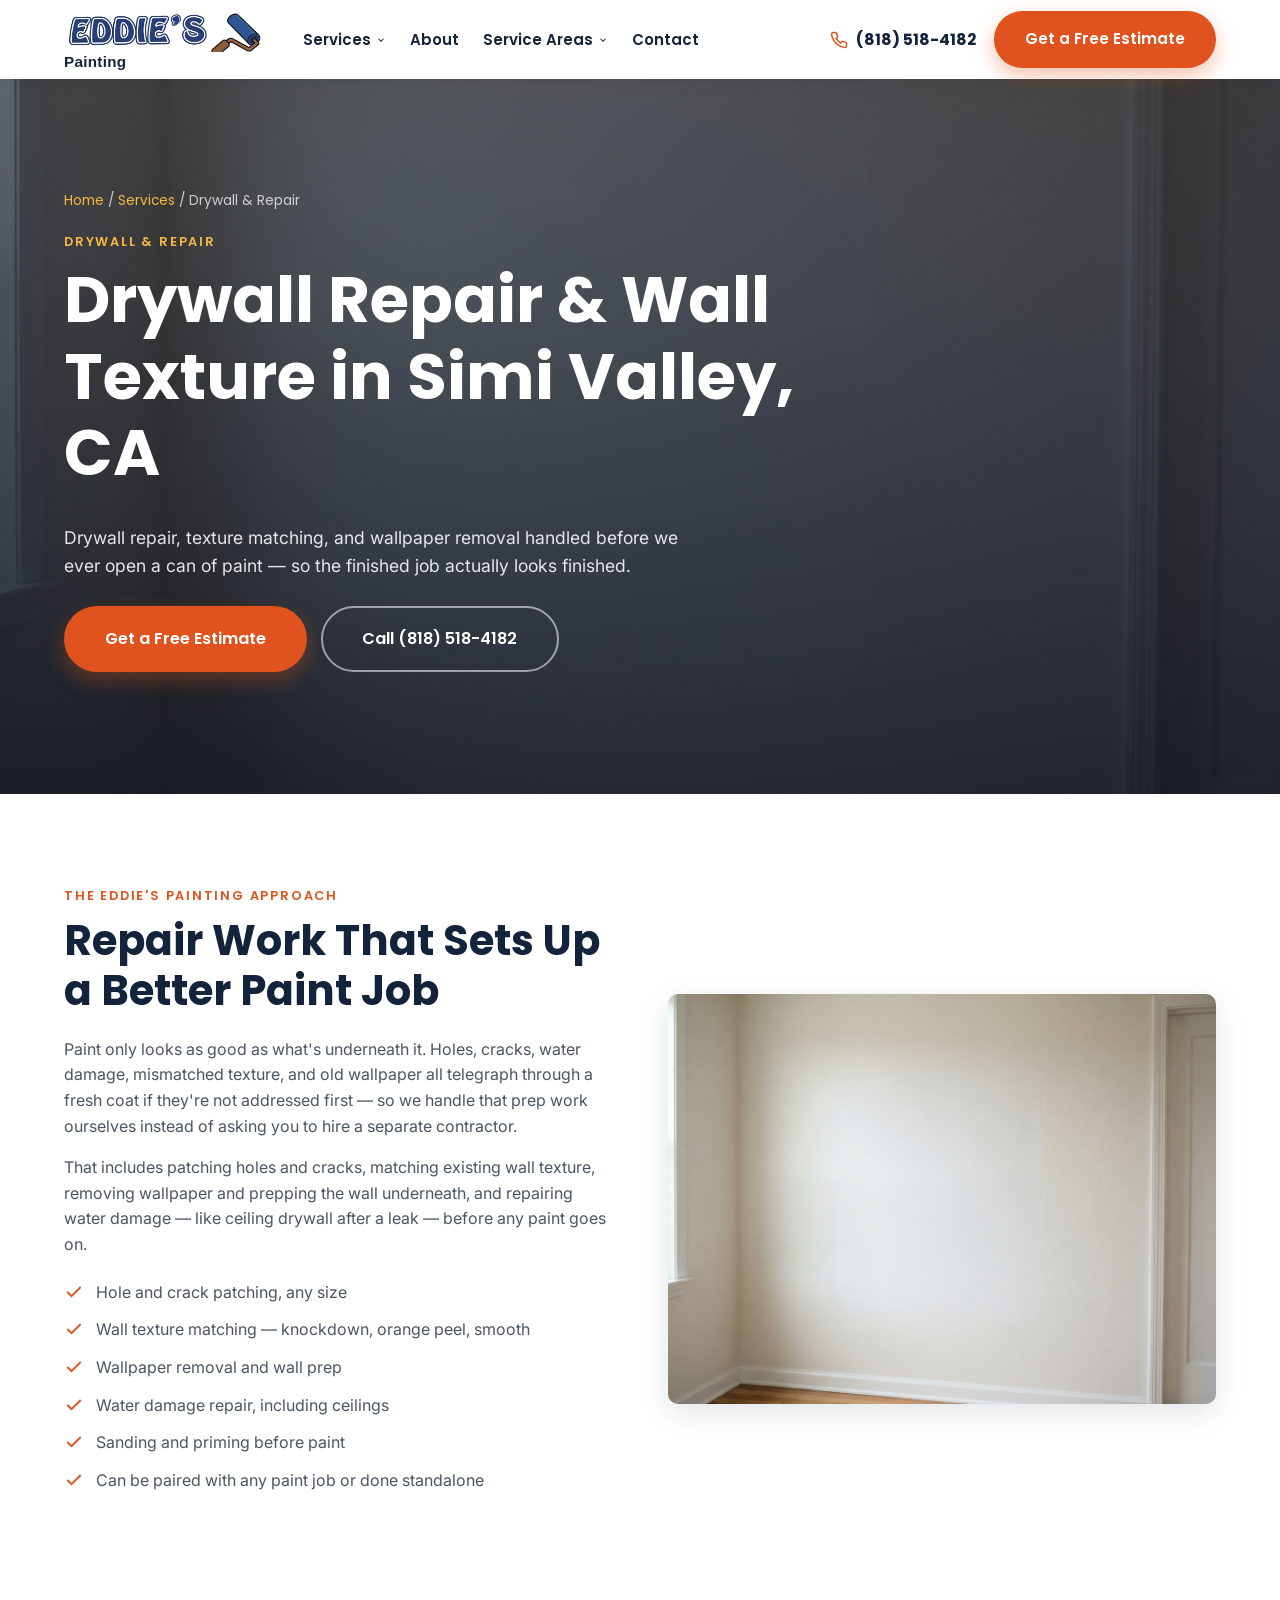
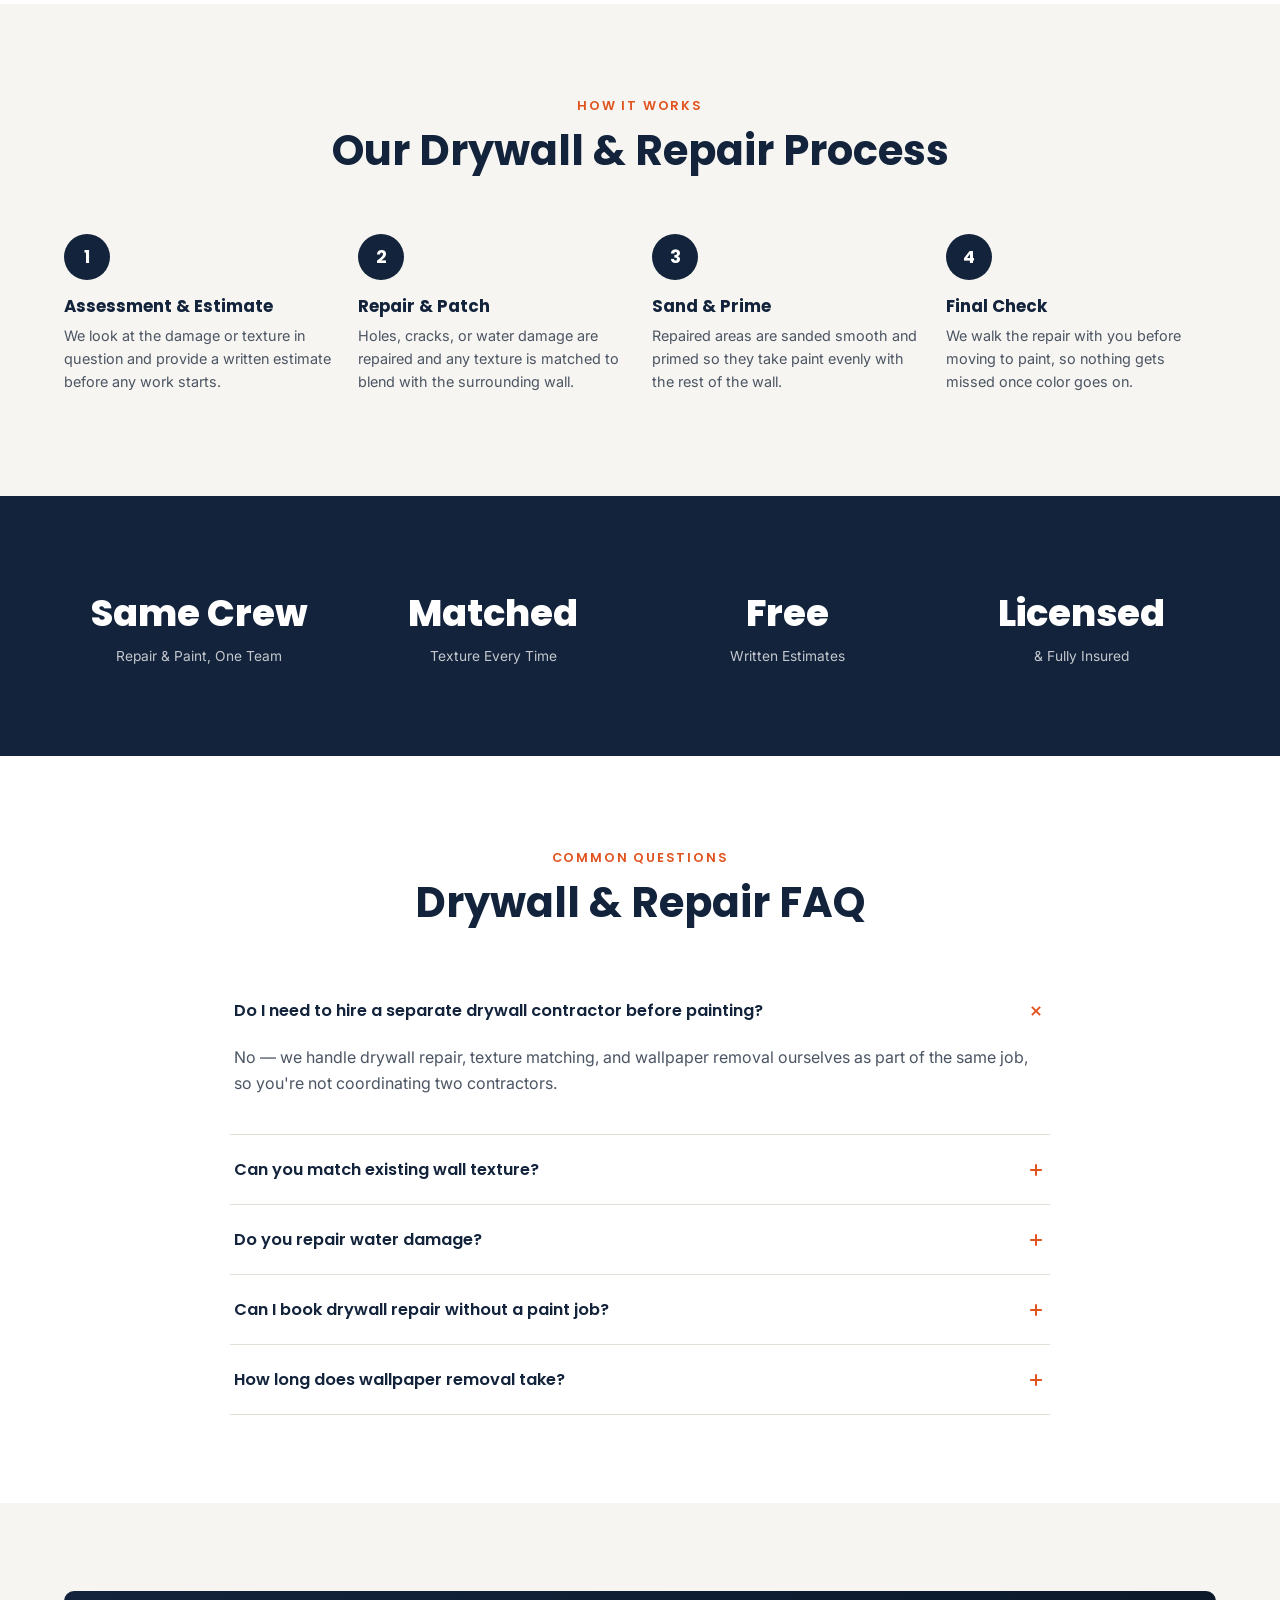
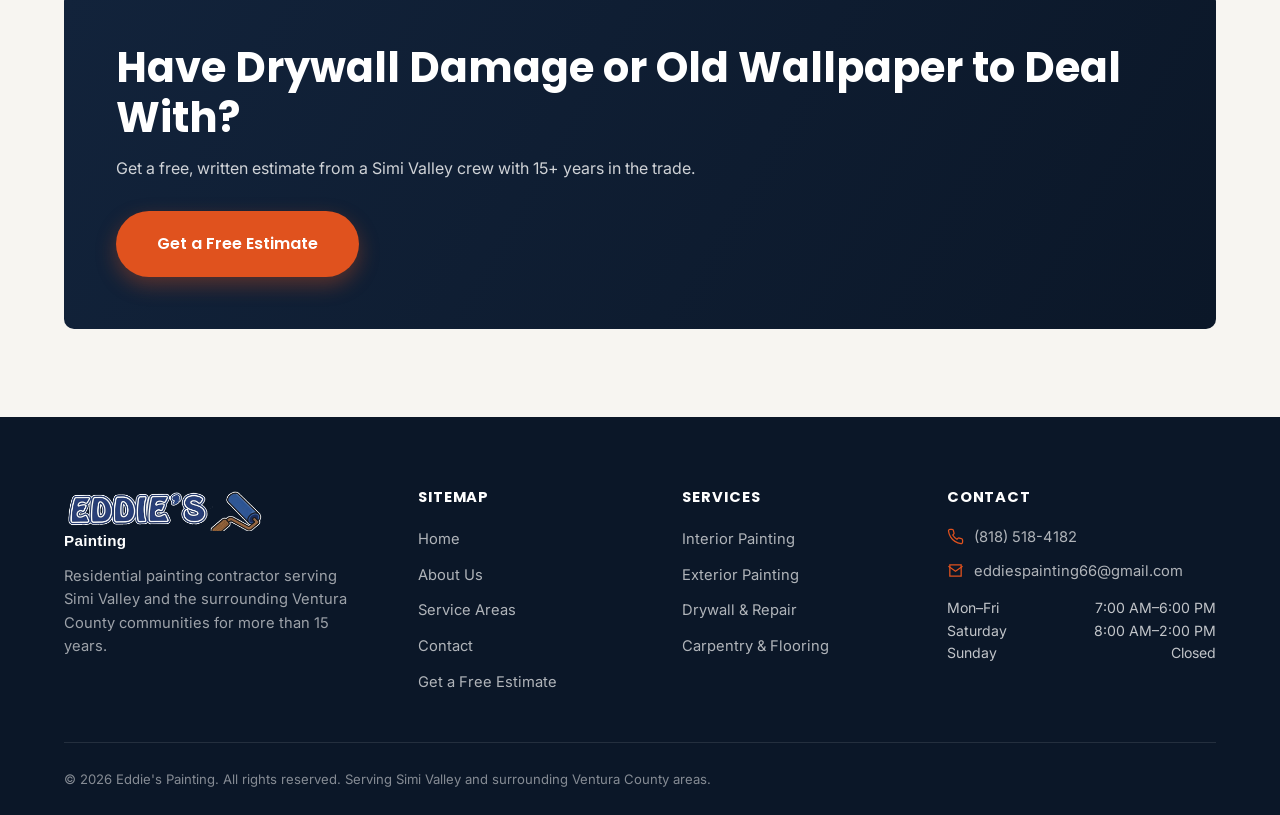
<file: services/drywall-repair.html>
<!DOCTYPE html>
<html lang="en">
<head>
<meta charset="UTF-8">
<meta name="viewport" content="width=device-width, initial-scale=1.0">
<title>Drywall Repair &amp; Wall Texture in Simi Valley, CA | Eddie's Painting</title>
<meta name="description" content="Drywall repair, wall texture matching, and wallpaper removal in Simi Valley, CA. Prep work done right, before the paint ever goes on. Free estimates.">
<link rel="canonical" href="https://www.eddiespaintingca.com/services/drywall-repair.html">
<link rel="preconnect" href="https://fonts.googleapis.com">
<link href="https://fonts.googleapis.com/css2?family=Inter:wght@400;500;600;700&family=Poppins:wght@600;700;800&display=swap" rel="stylesheet">
<link rel="stylesheet" href="../css/style.css">
</head>
<body class="inner-page">

<!-- ===================== HEADER / NAV ===================== -->
<header class="site-header">
  <div class="container nav-inner">
    <a href="../index.html" class="brand" aria-label="Eddie's Painting home">
      <img class="brand-icon brand-logo-img" src="../images/eddies-logo.png" alt="Eddie's Painting logo">
      <span class="brand-tagline">Painting</span>
    </a>
    <nav aria-label="Primary">
      <ul class="nav-links">
        <li class="has-dropdown">
          <button class="nav-toplink" aria-haspopup="true">Services
            <svg class="caret" viewBox="0 0 24 24" fill="none" stroke="currentColor" stroke-width="2.5"><polyline points="6 9 12 15 18 9"/></svg>
          </button>
          <div class="dropdown mega">
            <a class="drop-link" href="../services/interior-painting.html">
              <svg class="di" viewBox="0 0 24 24" fill="none" stroke="currentColor" stroke-width="1.8"><path d="M3 21h18M6 21V9l6-5 6 5v12M9 21v-6h6v6"/></svg>
              <span><strong>Interior Painting</strong><small>Walls, trim &amp; ceilings</small></span>
            </a>
            <a class="drop-link" href="../services/exterior-painting.html">
              <svg class="di" viewBox="0 0 24 24" fill="none" stroke="currentColor" stroke-width="1.8"><path d="M3 12l9-9 9 9M5 10v10h14V10"/></svg>
              <span><strong>Exterior Painting</strong><small>Siding, trim &amp; stucco</small></span>
            </a>
            <a class="drop-link" href="../services/drywall-repair.html">
              <svg class="di" viewBox="0 0 24 24" fill="none" stroke="currentColor" stroke-width="1.8"><rect x="4" y="3" width="16" height="18" rx="1"/><path d="M12 8v8M8 12h8"/></svg>
              <span><strong>Drywall &amp; Repair</strong><small>Texture &amp; wallpaper removal</small></span>
            </a>
            <a class="drop-link" href="../services/carpentry-flooring.html">
              <svg class="di" viewBox="0 0 24 24" fill="none" stroke="currentColor" stroke-width="1.8"><path d="M3 21h18M5 21V7l7-4 7 4v14M9 21v-5h6v5M9 10h.01M15 10h.01M9 14h.01M15 14h.01"/></svg>
              <span><strong>Carpentry &amp; Flooring</strong><small>Fixes &amp; floor repair</small></span>
            </a>
          </div>
        </li>
        <li><a href="../about.html">About</a></li>
        <li class="has-dropdown">
          <button class="nav-toplink" aria-haspopup="true">Service Areas
            <svg class="caret" viewBox="0 0 24 24" fill="none" stroke="currentColor" stroke-width="2.5"><polyline points="6 9 12 15 18 9"/></svg>
          </button>
          <div class="dropdown areas-drop">
            <a class="drop-link" href="../service-areas.html"><span><strong>Simi Valley</strong><small>Primary service area</small></span></a>
            <a class="drop-link" href="../service-areas.html#moorpark"><span><strong>Moorpark</strong></span></a>
            <a class="drop-link" href="../service-areas.html#chatsworth"><span><strong>Chatsworth</strong></span></a>
            <a class="drop-link" href="../service-areas.html#thousand-oaks"><span><strong>Thousand Oaks</strong></span></a>
            <a class="drop-link" href="../service-areas.html#camarillo"><span><strong>Camarillo</strong></span></a>
          </div>
        </li>
        <li><a href="../contact.html">Contact</a></li>
      </ul>
    </nav>
    <div class="nav-right">
      <a href="tel:+18185184182" class="nav-phone">
        <svg viewBox="0 0 24 24" fill="none" stroke="currentColor" stroke-width="2"><path d="M22 16.92v3a2 2 0 0 1-2.18 2 19.8 19.8 0 0 1-8.63-3.07 19.5 19.5 0 0 1-6-6 19.8 19.8 0 0 1-3.07-8.67A2 2 0 0 1 4.11 2h3a2 2 0 0 1 2 1.72c.127.96.362 1.903.7 2.81a2 2 0 0 1-.45 2.11L8.09 9.91a16 16 0 0 0 6 6l1.27-1.27a2 2 0 0 1 2.11-.45c.907.338 1.85.573 2.81.7A2 2 0 0 1 22 16.92z"/></svg>
        <span class="nav-phone-text">(818) 518-4182</span>
      </a>
      <a href="#" class="btn btn-accent" data-open-quote="drywall">Get a Free Estimate</a>
      <button class="nav-toggle" aria-label="Open menu">
        <svg viewBox="0 0 24 24" fill="currentColor"><circle cx="12" cy="5" r="1.8"/><circle cx="12" cy="12" r="1.8"/><circle cx="12" cy="19" r="1.8"/></svg>
      </button>
    </div>
  </div>
</header>

<div class="drawer-backdrop"></div>
<div class="mobile-drawer">
  <div class="mobile-drawer-head">
    <span class="brand-word" style="color:var(--navy)">EDDIE'S</span>
    <button class="modal-close drawer-close" aria-label="Close menu">
      <svg viewBox="0 0 24 24" fill="none" stroke="currentColor" stroke-width="2"><line x1="18" y1="6" x2="6" y2="18"/><line x1="6" y1="6" x2="18" y2="18"/></svg>
    </button>
  </div>
  <ul>
    <li>
      <button class="m-toggle">Services
        <svg width="18" height="18" viewBox="0 0 24 24" fill="none" stroke="currentColor" stroke-width="2.5"><polyline points="6 9 12 15 18 9"/></svg>
      </button>
      <div class="mobile-sub">
        <a href="../services/interior-painting.html">Interior Painting</a>
        <a href="../services/exterior-painting.html">Exterior Painting</a>
        <a href="../services/drywall-repair.html">Drywall &amp; Repair</a>
        <a href="../services/carpentry-flooring.html">Carpentry &amp; Flooring</a>
      </div>
    </li>
    <li><a href="../about.html">About</a></li>
    <li>
      <button class="m-toggle">Service Areas
        <svg width="18" height="18" viewBox="0 0 24 24" fill="none" stroke="currentColor" stroke-width="2.5"><polyline points="6 9 12 15 18 9"/></svg>
      </button>
      <div class="mobile-sub">
        <a href="../service-areas.html">Simi Valley</a>
        <a href="../service-areas.html#moorpark">Moorpark</a>
        <a href="../service-areas.html#chatsworth">Chatsworth</a>
        <a href="../service-areas.html#thousand-oaks">Thousand Oaks</a>
        <a href="../service-areas.html#camarillo">Camarillo</a>
      </div>
    </li>
    <li><a href="../contact.html">Contact</a></li>
    <li><a href="tel:+18185184182">(818) 518-4182</a></li>
  </ul>
  <a href="#" class="btn btn-accent btn-block" data-open-quote="drywall">Get a Free Estimate</a>
</div>

<!-- ===================== PAGE HEADER ===================== -->
<header class="page-header" style="background-image:url('../images/service-drywall-repair.jpg');">
  <div class="container page-header-inner">
    <p class="breadcrumb"><a href="../index.html">Home</a> / <a href="../index.html#services">Services</a> / Drywall &amp; Repair</p>
    <span class="eyebrow">Drywall &amp; Repair</span>
    <h1>Drywall Repair &amp; Wall Texture in Simi Valley, CA</h1>
    <p class="lead">Drywall repair, texture matching, and wallpaper removal handled before we ever open a can of paint &mdash; so the finished job actually looks finished.</p>
    <div class="hero-ctas" style="margin-top:1.6rem;">
      <a href="#" class="btn btn-accent btn-lg" data-open-quote="drywall">Get a Free Estimate</a>
      <a href="tel:+18185184182" class="btn btn-outline btn-lg">Call (818) 518-4182</a>
    </div>
  </div>
</header>

<!-- ===================== INTRO SPLIT ===================== -->
<section>
  <div class="container split">
    <div>
      <span class="eyebrow">The Eddie's Painting Approach</span>
      <h2>Repair Work That Sets Up a Better Paint Job</h2>
      <p>Paint only looks as good as what's underneath it. Holes, cracks, water damage, mismatched texture, and old wallpaper all telegraph through a fresh coat if they're not addressed first &mdash; so we handle that prep work ourselves instead of asking you to hire a separate contractor.</p>
      <p>That includes patching holes and cracks, matching existing wall texture, removing wallpaper and prepping the wall underneath, and repairing water damage &mdash; like ceiling drywall after a leak &mdash; before any paint goes on.</p>
      <ul class="checklist">
        <li><svg viewBox="0 0 24 24" fill="none" stroke="currentColor" stroke-width="2.2"><polyline points="20 6 9 17 4 12"/></svg> Hole and crack patching, any size</li>
        <li><svg viewBox="0 0 24 24" fill="none" stroke="currentColor" stroke-width="2.2"><polyline points="20 6 9 17 4 12"/></svg> Wall texture matching &mdash; knockdown, orange peel, smooth</li>
        <li><svg viewBox="0 0 24 24" fill="none" stroke="currentColor" stroke-width="2.2"><polyline points="20 6 9 17 4 12"/></svg> Wallpaper removal and wall prep</li>
        <li><svg viewBox="0 0 24 24" fill="none" stroke="currentColor" stroke-width="2.2"><polyline points="20 6 9 17 4 12"/></svg> Water damage repair, including ceilings</li>
        <li><svg viewBox="0 0 24 24" fill="none" stroke="currentColor" stroke-width="2.2"><polyline points="20 6 9 17 4 12"/></svg> Sanding and priming before paint</li>
        <li><svg viewBox="0 0 24 24" fill="none" stroke="currentColor" stroke-width="2.2"><polyline points="20 6 9 17 4 12"/></svg> Can be paired with any paint job or done standalone</li>
      </ul>
    </div>
    <div class="media">
      <img src="../images/service-drywall-repair.jpg" alt="Drywall repair and wall texture work in a Simi Valley home">
    </div>
  </div>
</section>

<!-- ===================== PROCESS ===================== -->
<section class="section-alt">
  <div class="container">
    <div class="section-head center">
      <span class="eyebrow">How It Works</span>
      <h2>Our Drywall &amp; Repair Process</h2>
    </div>
    <div class="process-grid">
      <div class="process-step"><h3>Assessment &amp; Estimate</h3><p>We look at the damage or texture in question and provide a written estimate before any work starts.</p></div>
      <div class="process-step"><h3>Repair &amp; Patch</h3><p>Holes, cracks, or water damage are repaired and any texture is matched to blend with the surrounding wall.</p></div>
      <div class="process-step"><h3>Sand &amp; Prime</h3><p>Repaired areas are sanded smooth and primed so they take paint evenly with the rest of the wall.</p></div>
      <div class="process-step"><h3>Final Check</h3><p>We walk the repair with you before moving to paint, so nothing gets missed once color goes on.</p></div>
    </div>
  </div>
</section>

<!-- ===================== STAT BAND ===================== -->
<section class="section-navy">
  <div class="container stat-band">
    <div class="stat"><span class="num">Same Crew</span><span class="lbl">Repair &amp; Paint, One Team</span></div>
    <div class="stat"><span class="num">Matched</span><span class="lbl">Texture Every Time</span></div>
    <div class="stat"><span class="num">Free</span><span class="lbl">Written Estimates</span></div>
    <div class="stat"><span class="num">Licensed</span><span class="lbl">&amp; Fully Insured</span></div>
  </div>
</section>

<!-- ===================== FAQ ===================== -->
<section>
  <div class="container">
    <div class="section-head center">
      <span class="eyebrow">Common Questions</span>
      <h2>Drywall &amp; Repair FAQ</h2>
    </div>
    <div class="faq-list">
      <div class="faq-item open">
        <button class="faq-q">Do I need to hire a separate drywall contractor before painting?<svg viewBox="0 0 24 24" fill="none" stroke="currentColor" stroke-width="2.4"><line x1="12" y1="5" x2="12" y2="19"/><line x1="5" y1="12" x2="19" y2="12"/></svg></button>
        <div class="faq-a"><p>No &mdash; we handle drywall repair, texture matching, and wallpaper removal ourselves as part of the same job, so you're not coordinating two contractors.</p></div>
      </div>
      <div class="faq-item">
        <button class="faq-q">Can you match existing wall texture?<svg viewBox="0 0 24 24" fill="none" stroke="currentColor" stroke-width="2.4"><line x1="12" y1="5" x2="12" y2="19"/><line x1="5" y1="12" x2="19" y2="12"/></svg></button>
        <div class="faq-a"><p>Yes. Knockdown, orange peel, and smooth finishes can all be matched so a repair blends into the surrounding wall instead of standing out.</p></div>
      </div>
      <div class="faq-item">
        <button class="faq-q">Do you repair water damage?<svg viewBox="0 0 24 24" fill="none" stroke="currentColor" stroke-width="2.4"><line x1="12" y1="5" x2="12" y2="19"/><line x1="5" y1="12" x2="19" y2="12"/></svg></button>
        <div class="faq-a"><p>Yes, including ceiling drywall after a leak. We repair the damaged section and match texture before painting over it.</p></div>
      </div>
      <div class="faq-item">
        <button class="faq-q">Can I book drywall repair without a paint job?<svg viewBox="0 0 24 24" fill="none" stroke="currentColor" stroke-width="2.4"><line x1="12" y1="5" x2="12" y2="19"/><line x1="5" y1="12" x2="19" y2="12"/></svg></button>
        <div class="faq-a"><p>Yes &mdash; repair and texture work can be booked on its own, though many customers pair it with painting since we're already on site.</p></div>
      </div>
      <div class="faq-item">
        <button class="faq-q">How long does wallpaper removal take?<svg viewBox="0 0 24 24" fill="none" stroke="currentColor" stroke-width="2.4"><line x1="12" y1="5" x2="12" y2="19"/><line x1="5" y1="12" x2="19" y2="12"/></svg></button>
        <div class="faq-a"><p>It depends on the paper and how it was originally applied &mdash; we'll give you a time and cost estimate once we've seen it in person.</p></div>
      </div>
    </div>
  </div>
</section>

<!-- ===================== CTA BAND ===================== -->
<section class="section-alt">
  <div class="container">
    <div class="cta-band">
      <div>
        <h2>Have Drywall Damage or Old Wallpaper to Deal With?</h2>
        <p>Get a free, written estimate from a Simi Valley crew with 15+ years in the trade.</p>
      </div>
      <a href="#" class="btn btn-accent btn-lg" data-open-quote="drywall">Get a Free Estimate</a>
    </div>
  </div>
</section>

<!-- ===================== FOOTER ===================== -->
<footer class="site-footer">
  <div class="container">
    <div class="footer-grid">
      <div class="footer-brand">
        <a href="../index.html" class="brand">
          <img class="brand-icon brand-logo-img" src="../images/eddies-logo.png" alt="Eddie's Painting logo">
      <span class="brand-tagline">Painting</span>
        </a>
        <p>Residential painting contractor serving Simi Valley and the surrounding Ventura County communities for more than 15 years.</p>
      </div>
      <div>
        <h4>Sitemap</h4>
        <ul>
          <li><a href="../index.html">Home</a></li>
          <li><a href="../about.html">About Us</a></li>
          <li><a href="../service-areas.html">Service Areas</a></li>
          <li><a href="../contact.html">Contact</a></li>
          <li><a href="#" data-open-quote="">Get a Free Estimate</a></li>
        </ul>
      </div>
      <div>
        <h4>Services</h4>
        <ul>
          <li><a href="interior-painting.html">Interior Painting</a></li>
          <li><a href="exterior-painting.html">Exterior Painting</a></li>
          <li><a href="drywall-repair.html">Drywall &amp; Repair</a></li>
          <li><a href="carpentry-flooring.html">Carpentry &amp; Flooring</a></li>
        </ul>
      </div>
      <div>
        <h4>Contact</h4>
        <ul class="footer-contact">
          <li><svg viewBox="0 0 24 24" fill="none" stroke="currentColor" stroke-width="1.8"><path d="M22 16.92v3a2 2 0 0 1-2.18 2 19.8 19.8 0 0 1-8.63-3.07 19.5 19.5 0 0 1-6-6 19.8 19.8 0 0 1-3.07-8.67A2 2 0 0 1 4.11 2h3a2 2 0 0 1 2 1.72c.127.96.362 1.903.7 2.81a2 2 0 0 1-.45 2.11L8.09 9.91a16 16 0 0 0 6 6l1.27-1.27a2 2 0 0 1 2.11-.45c.907.338 1.85.573 2.81.7A2 2 0 0 1 22 16.92z"/></svg> <a href="tel:+18185184182">(818) 518-4182</a></li>
          <li><svg viewBox="0 0 24 24" fill="none" stroke="currentColor" stroke-width="1.8"><path d="M4 4h16v16H4z"/><path d="M22 6l-10 7L2 6"/></svg> <a href="mailto:eddiespainting66@gmail.com">eddiespainting66@gmail.com</a></li>
        </ul>
        <div style="margin-top:14px;">
          <div class="footer-hours-row"><span>Mon&ndash;Fri</span><span>7:00 AM&ndash;6:00 PM</span></div>
          <div class="footer-hours-row"><span>Saturday</span><span>8:00 AM&ndash;2:00 PM</span></div>
          <div class="footer-hours-row"><span>Sunday</span><span>Closed</span></div>
        </div>
      </div>
    </div>
    <div class="footer-bottom">
      <span>&copy; 2026 Eddie's Painting. All rights reserved. Serving Simi Valley and surrounding Ventura County areas.</span>
    </div>
  </div>
</footer>

<!-- ===================== QUOTE MODAL ===================== -->
<div class="modal-overlay">
  <div class="modal-box">
    <button class="modal-close" data-close-quote aria-label="Close">
      <svg viewBox="0 0 24 24" fill="none" stroke="currentColor" stroke-width="2"><line x1="18" y1="6" x2="6" y2="18"/><line x1="6" y1="6" x2="18" y2="18"/></svg>
    </button>
    <h2>Get a Free Estimate</h2>
    <p class="sub">Fill out the form and a member of our Simi Valley team will follow up within one business day.</p>
    <form id="quote-form" class="js-quote-form">
      <div class="form-row">
        <div class="form-field"><label for="quote-name">Full Name</label><input type="text" id="quote-name" required></div>
        <div class="form-field"><label for="quote-phone">Phone</label><input type="tel" id="quote-phone" required></div>
      </div>
      <div class="form-field"><label for="quote-email">Email</label><input type="email" id="quote-email" required></div>
      <div class="form-field">
        <label for="quote-service">Service Needed</label>
        <select id="quote-service">
          <option value="">Select a service</option>
              <option value="interior">Interior Painting</option>
              <option value="exterior">Exterior Painting</option>
              <option value="drywall">Drywall &amp; Repair</option>
              <option value="carpentry">Carpentry &amp; Flooring</option>
        </select>
      </div>
      <div class="form-field"><label for="quote-details">Project Details</label><textarea id="quote-details" rows="4" placeholder="Tell us about your space, timeline, and any details that help us scope the job."></textarea></div>
      <button type="submit" class="btn btn-accent btn-block btn-lg">Request Free Estimate</button>
      <p class="form-note">By submitting, you agree to be contacted about your project. We never share your information.</p>
    </form>
    <div class="form-success">
      <svg viewBox="0 0 24 24" fill="none" stroke="currentColor" stroke-width="1.6"><circle cx="12" cy="12" r="10"/><polyline points="8 12 11 15 16 9"/></svg>
      <h2>Request Received</h2>
      <p>Thanks &mdash; a member of our team will reach out within one business day to schedule your free estimate.</p>
    </div>
  </div>
</div>

<script src="../js/script.js"></script>
</body>
</html>
</file>
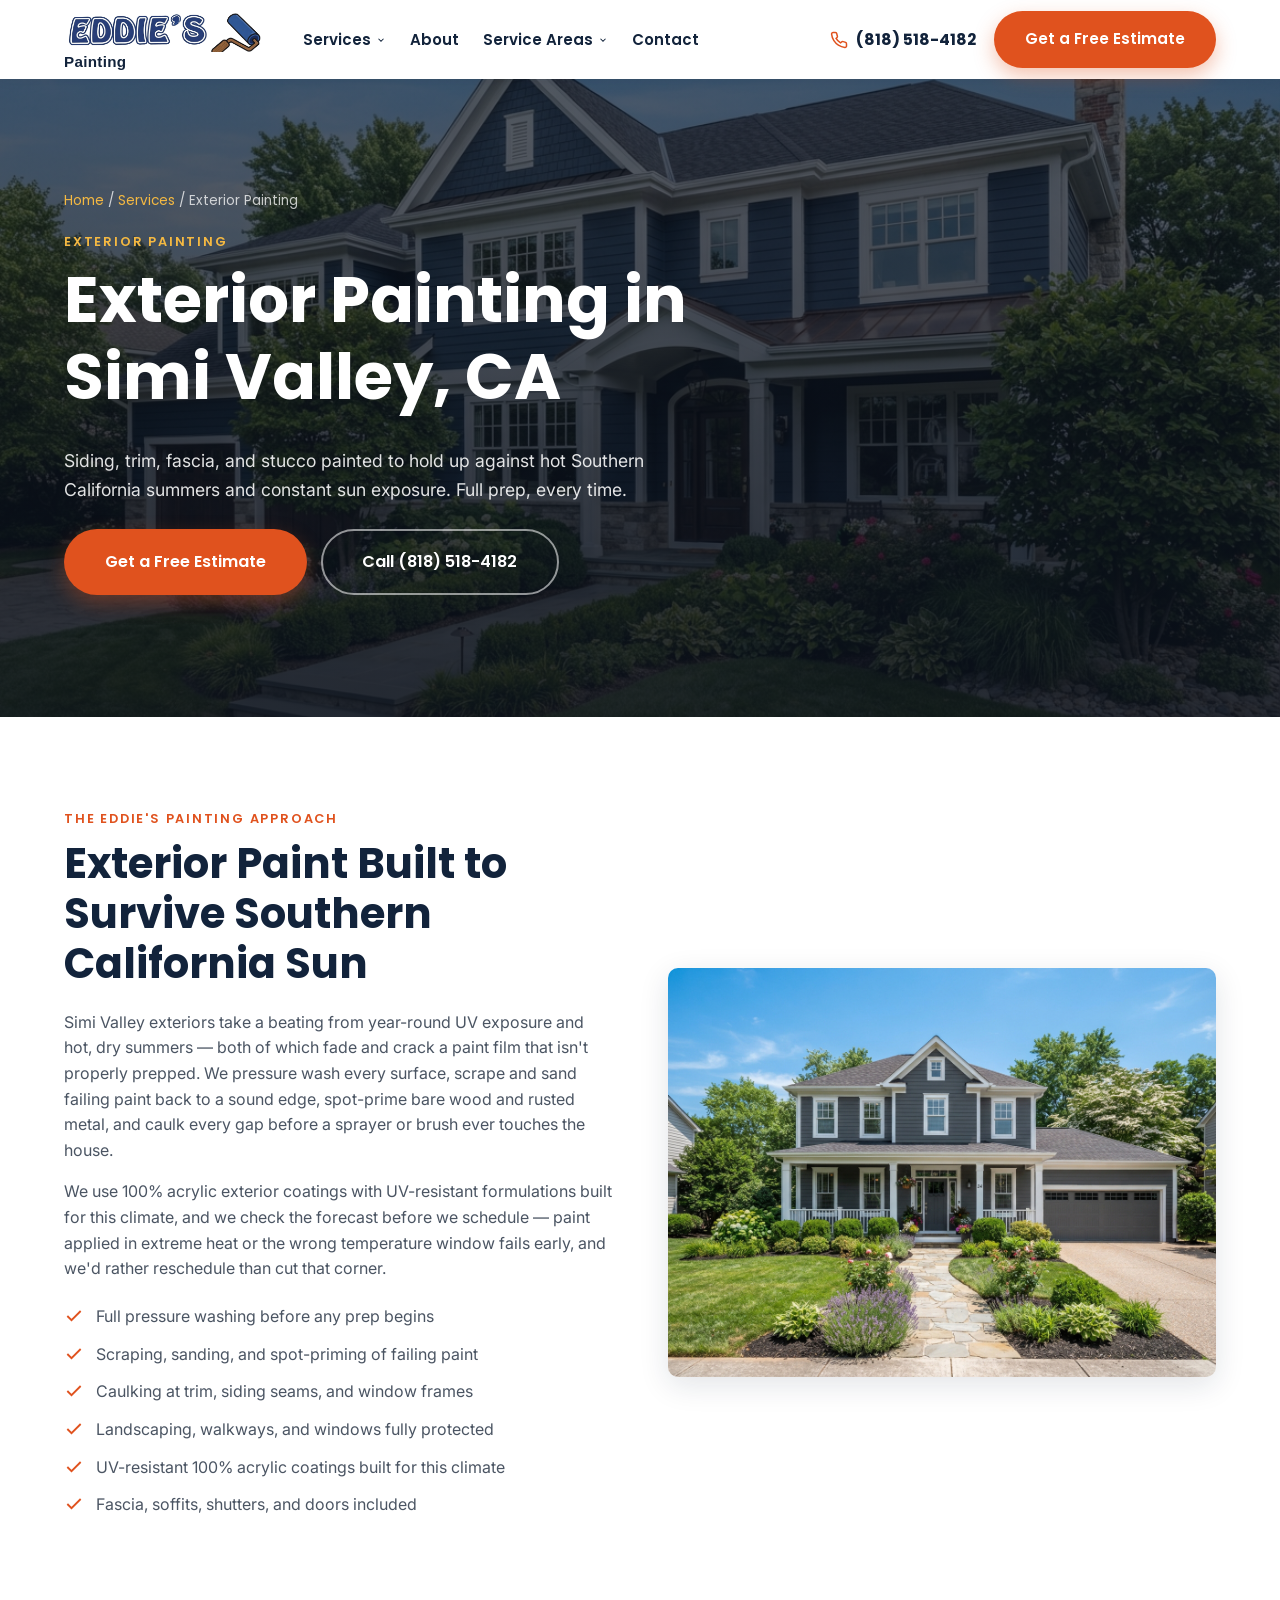
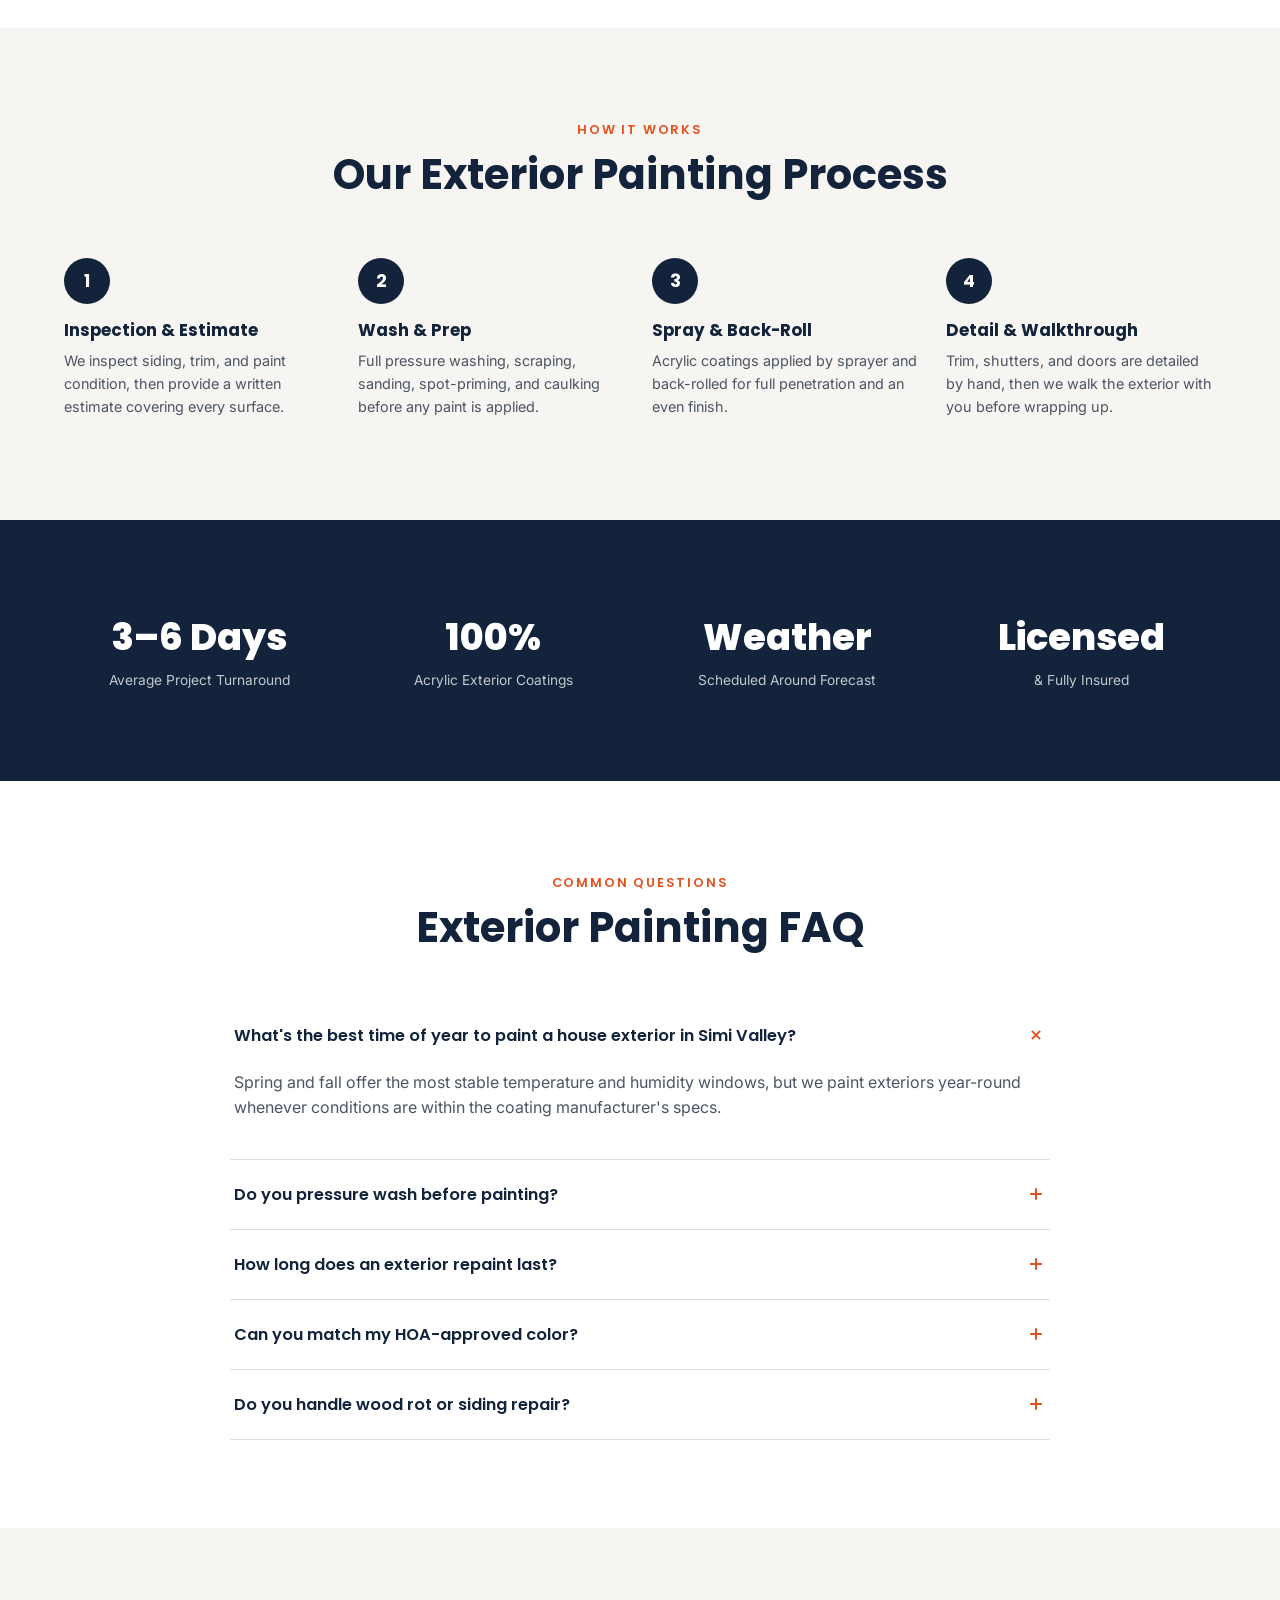
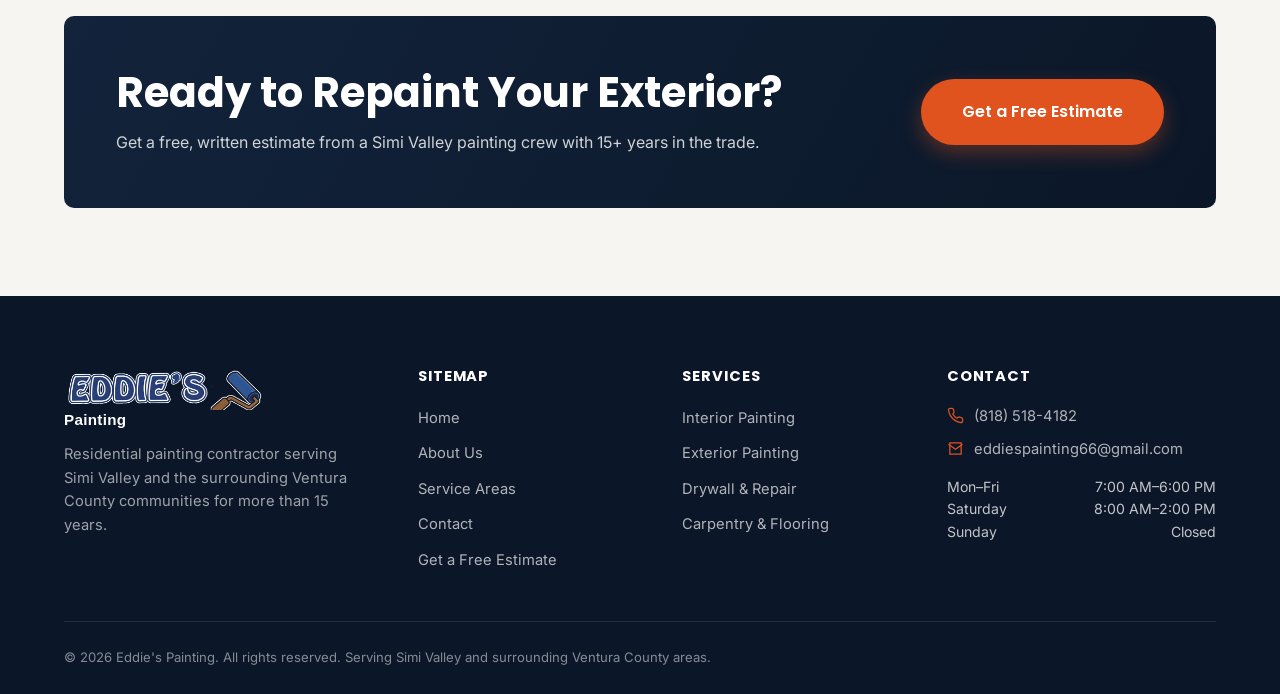
<file: services/exterior-painting.html>
<!DOCTYPE html>
<html lang="en">
<head>
<meta charset="UTF-8">
<meta name="viewport" content="width=device-width, initial-scale=1.0">
<title>Exterior Painting in Simi Valley, CA | Eddie's Painting</title>
<meta name="description" content="Professional exterior painting in Simi Valley, CA. Siding, trim, fascia & stucco protected against sun exposure and heat. Free estimates.">
<link rel="canonical" href="https://www.eddiespaintingca.com/services/exterior-painting.html">
<link rel="preconnect" href="https://fonts.googleapis.com">
<link href="https://fonts.googleapis.com/css2?family=Inter:wght@400;500;600;700&family=Poppins:wght@600;700;800&display=swap" rel="stylesheet">
<link rel="stylesheet" href="../css/style.css">
</head>
<body class="inner-page">

<!-- ===================== HEADER / NAV ===================== -->
<header class="site-header">
  <div class="container nav-inner">
    <a href="../index.html" class="brand" aria-label="Eddie's Painting home">
      <img class="brand-icon brand-logo-img" src="../images/eddies-logo.png" alt="Eddie's Painting logo">
      <span class="brand-tagline">Painting</span>
    </a>
    <nav aria-label="Primary">
      <ul class="nav-links">
        <li class="has-dropdown">
          <button class="nav-toplink" aria-haspopup="true">Services
            <svg class="caret" viewBox="0 0 24 24" fill="none" stroke="currentColor" stroke-width="2.5"><polyline points="6 9 12 15 18 9"/></svg>
          </button>
          <div class="dropdown mega">
            <a class="drop-link" href="../services/interior-painting.html">
              <svg class="di" viewBox="0 0 24 24" fill="none" stroke="currentColor" stroke-width="1.8"><path d="M3 21h18M6 21V9l6-5 6 5v12M9 21v-6h6v6"/></svg>
              <span><strong>Interior Painting</strong><small>Walls, trim &amp; ceilings</small></span>
            </a>
            <a class="drop-link" href="../services/exterior-painting.html">
              <svg class="di" viewBox="0 0 24 24" fill="none" stroke="currentColor" stroke-width="1.8"><path d="M3 12l9-9 9 9M5 10v10h14V10"/></svg>
              <span><strong>Exterior Painting</strong><small>Siding, trim &amp; stucco</small></span>
            </a>
            <a class="drop-link" href="../services/drywall-repair.html">
              <svg class="di" viewBox="0 0 24 24" fill="none" stroke="currentColor" stroke-width="1.8"><rect x="4" y="3" width="16" height="18" rx="1"/><path d="M12 8v8M8 12h8"/></svg>
              <span><strong>Drywall &amp; Repair</strong><small>Texture &amp; wallpaper removal</small></span>
            </a>
            <a class="drop-link" href="../services/carpentry-flooring.html">
              <svg class="di" viewBox="0 0 24 24" fill="none" stroke="currentColor" stroke-width="1.8"><path d="M3 21h18M5 21V7l7-4 7 4v14M9 21v-5h6v5M9 10h.01M15 10h.01M9 14h.01M15 14h.01"/></svg>
              <span><strong>Carpentry &amp; Flooring</strong><small>Fixes &amp; floor repair</small></span>
            </a>
          </div>
        </li>
        <li><a href="../about.html">About</a></li>
        <li class="has-dropdown">
          <button class="nav-toplink" aria-haspopup="true">Service Areas
            <svg class="caret" viewBox="0 0 24 24" fill="none" stroke="currentColor" stroke-width="2.5"><polyline points="6 9 12 15 18 9"/></svg>
          </button>
          <div class="dropdown areas-drop">
            <a class="drop-link" href="../service-areas.html"><span><strong>Simi Valley</strong><small>Primary service area</small></span></a>
            <a class="drop-link" href="../service-areas.html#moorpark"><span><strong>Moorpark</strong></span></a>
            <a class="drop-link" href="../service-areas.html#chatsworth"><span><strong>Chatsworth</strong></span></a>
            <a class="drop-link" href="../service-areas.html#thousand-oaks"><span><strong>Thousand Oaks</strong></span></a>
            <a class="drop-link" href="../service-areas.html#camarillo"><span><strong>Camarillo</strong></span></a>
          </div>
        </li>
        <li><a href="../contact.html">Contact</a></li>
      </ul>
    </nav>
    <div class="nav-right">
      <a href="tel:+18185184182" class="nav-phone">
        <svg viewBox="0 0 24 24" fill="none" stroke="currentColor" stroke-width="2"><path d="M22 16.92v3a2 2 0 0 1-2.18 2 19.8 19.8 0 0 1-8.63-3.07 19.5 19.5 0 0 1-6-6 19.8 19.8 0 0 1-3.07-8.67A2 2 0 0 1 4.11 2h3a2 2 0 0 1 2 1.72c.127.96.362 1.903.7 2.81a2 2 0 0 1-.45 2.11L8.09 9.91a16 16 0 0 0 6 6l1.27-1.27a2 2 0 0 1 2.11-.45c.907.338 1.85.573 2.81.7A2 2 0 0 1 22 16.92z"/></svg>
        <span class="nav-phone-text">(818) 518-4182</span>
      </a>
      <a href="#" class="btn btn-accent" data-open-quote="exterior">Get a Free Estimate</a>
      <button class="nav-toggle" aria-label="Open menu">
        <svg viewBox="0 0 24 24" fill="currentColor"><circle cx="12" cy="5" r="1.8"/><circle cx="12" cy="12" r="1.8"/><circle cx="12" cy="19" r="1.8"/></svg>
      </button>
    </div>
  </div>
</header>

<div class="drawer-backdrop"></div>
<div class="mobile-drawer">
  <div class="mobile-drawer-head">
    <span class="brand-word" style="color:var(--navy)">EDDIE'S</span>
    <button class="modal-close drawer-close" aria-label="Close menu">
      <svg viewBox="0 0 24 24" fill="none" stroke="currentColor" stroke-width="2"><line x1="18" y1="6" x2="6" y2="18"/><line x1="6" y1="6" x2="18" y2="18"/></svg>
    </button>
  </div>
  <ul>
    <li>
      <button class="m-toggle">Services
        <svg width="18" height="18" viewBox="0 0 24 24" fill="none" stroke="currentColor" stroke-width="2.5"><polyline points="6 9 12 15 18 9"/></svg>
      </button>
      <div class="mobile-sub">
        <a href="../services/interior-painting.html">Interior Painting</a>
        <a href="../services/exterior-painting.html">Exterior Painting</a>
        <a href="../services/drywall-repair.html">Drywall &amp; Repair</a>
        <a href="../services/carpentry-flooring.html">Carpentry &amp; Flooring</a>
      </div>
    </li>
    <li><a href="../about.html">About</a></li>
    <li>
      <button class="m-toggle">Service Areas
        <svg width="18" height="18" viewBox="0 0 24 24" fill="none" stroke="currentColor" stroke-width="2.5"><polyline points="6 9 12 15 18 9"/></svg>
      </button>
      <div class="mobile-sub">
        <a href="../service-areas.html">Simi Valley</a>
        <a href="../service-areas.html#moorpark">Moorpark</a>
        <a href="../service-areas.html#chatsworth">Chatsworth</a>
        <a href="../service-areas.html#thousand-oaks">Thousand Oaks</a>
        <a href="../service-areas.html#camarillo">Camarillo</a>
      </div>
    </li>
    <li><a href="../contact.html">Contact</a></li>
    <li><a href="tel:+18185184182">(818) 518-4182</a></li>
  </ul>
  <a href="#" class="btn btn-accent btn-block" data-open-quote="exterior">Get a Free Estimate</a>
</div>

<!-- ===================== PAGE HEADER ===================== -->
<header class="page-header" style="background-image:url('../images/service-exterior-painting.jpg');">
  <div class="container page-header-inner">
    <p class="breadcrumb"><a href="../index.html">Home</a> / <a href="../index.html#services">Services</a> / Exterior Painting</p>
    <span class="eyebrow">Exterior Painting</span>
    <h1>Exterior Painting in Simi Valley, CA</h1>
    <p class="lead">Siding, trim, fascia, and stucco painted to hold up against hot Southern California summers and constant sun exposure. Full prep, every time.</p>
    <div class="hero-ctas" style="margin-top:1.6rem;">
      <a href="#" class="btn btn-accent btn-lg" data-open-quote="exterior">Get a Free Estimate</a>
      <a href="tel:+18185184182" class="btn btn-outline btn-lg">Call (818) 518-4182</a>
    </div>
  </div>
</header>

<!-- ===================== INTRO SPLIT ===================== -->
<section>
  <div class="container split">
    <div>
      <span class="eyebrow">The Eddie's Painting Approach</span>
      <h2>Exterior Paint Built to Survive Southern California Sun</h2>
      <p>Simi Valley exteriors take a beating from year-round UV exposure and hot, dry summers &mdash; both of which fade and crack a paint film that isn't properly prepped. We pressure wash every surface, scrape and sand failing paint back to a sound edge, spot-prime bare wood and rusted metal, and caulk every gap before a sprayer or brush ever touches the house.</p>
      <p>We use 100% acrylic exterior coatings with UV-resistant formulations built for this climate, and we check the forecast before we schedule &mdash; paint applied in extreme heat or the wrong temperature window fails early, and we'd rather reschedule than cut that corner.</p>
      <ul class="checklist">
        <li><svg viewBox="0 0 24 24" fill="none" stroke="currentColor" stroke-width="2.2"><polyline points="20 6 9 17 4 12"/></svg> Full pressure washing before any prep begins</li>
        <li><svg viewBox="0 0 24 24" fill="none" stroke="currentColor" stroke-width="2.2"><polyline points="20 6 9 17 4 12"/></svg> Scraping, sanding, and spot-priming of failing paint</li>
        <li><svg viewBox="0 0 24 24" fill="none" stroke="currentColor" stroke-width="2.2"><polyline points="20 6 9 17 4 12"/></svg> Caulking at trim, siding seams, and window frames</li>
        <li><svg viewBox="0 0 24 24" fill="none" stroke="currentColor" stroke-width="2.2"><polyline points="20 6 9 17 4 12"/></svg> Landscaping, walkways, and windows fully protected</li>
        <li><svg viewBox="0 0 24 24" fill="none" stroke="currentColor" stroke-width="2.2"><polyline points="20 6 9 17 4 12"/></svg> UV-resistant 100% acrylic coatings built for this climate</li>
        <li><svg viewBox="0 0 24 24" fill="none" stroke="currentColor" stroke-width="2.2"><polyline points="20 6 9 17 4 12"/></svg> Fascia, soffits, shutters, and doors included</li>
      </ul>
    </div>
    <div class="media">
      <img src="../images/gallery-exterior-after.jpg" alt="Freshly painted home exterior in Simi Valley, CA">
    </div>
  </div>
</section>

<!-- ===================== PROCESS ===================== -->
<section class="section-alt">
  <div class="container">
    <div class="section-head center">
      <span class="eyebrow">How It Works</span>
      <h2>Our Exterior Painting Process</h2>
    </div>
    <div class="process-grid">
      <div class="process-step"><h3>Inspection &amp; Estimate</h3><p>We inspect siding, trim, and paint condition, then provide a written estimate covering every surface.</p></div>
      <div class="process-step"><h3>Wash &amp; Prep</h3><p>Full pressure washing, scraping, sanding, spot-priming, and caulking before any paint is applied.</p></div>
      <div class="process-step"><h3>Spray &amp; Back-Roll</h3><p>Acrylic coatings applied by sprayer and back-rolled for full penetration and an even finish.</p></div>
      <div class="process-step"><h3>Detail &amp; Walkthrough</h3><p>Trim, shutters, and doors are detailed by hand, then we walk the exterior with you before wrapping up.</p></div>
    </div>
  </div>
</section>

<!-- ===================== STAT BAND ===================== -->
<section class="section-navy">
  <div class="container stat-band">
    <div class="stat"><span class="num">3&ndash;6 Days</span><span class="lbl">Average Project Turnaround</span></div>
    <div class="stat"><span class="num">100%</span><span class="lbl">Acrylic Exterior Coatings</span></div>
    <div class="stat"><span class="num">Weather</span><span class="lbl">Scheduled Around Forecast</span></div>
    <div class="stat"><span class="num">Licensed</span><span class="lbl">&amp; Fully Insured</span></div>
  </div>
</section>

<!-- ===================== FAQ ===================== -->
<section>
  <div class="container">
    <div class="section-head center">
      <span class="eyebrow">Common Questions</span>
      <h2>Exterior Painting FAQ</h2>
    </div>
    <div class="faq-list">
      <div class="faq-item open">
        <button class="faq-q">What's the best time of year to paint a house exterior in Simi Valley?<svg viewBox="0 0 24 24" fill="none" stroke="currentColor" stroke-width="2.4"><line x1="12" y1="5" x2="12" y2="19"/><line x1="5" y1="12" x2="19" y2="12"/></svg></button>
        <div class="faq-a"><p>Spring and fall offer the most stable temperature and humidity windows, but we paint exteriors year-round whenever conditions are within the coating manufacturer's specs.</p></div>
      </div>
      <div class="faq-item">
        <button class="faq-q">Do you pressure wash before painting?<svg viewBox="0 0 24 24" fill="none" stroke="currentColor" stroke-width="2.4"><line x1="12" y1="5" x2="12" y2="19"/><line x1="5" y1="12" x2="19" y2="12"/></svg></button>
        <div class="faq-a"><p>Always. Pressure washing is included on every exterior estimate &mdash; paint applied over dirt, pollen, or mildew fails prematurely.</p></div>
      </div>
      <div class="faq-item">
        <button class="faq-q">How long does an exterior repaint last?<svg viewBox="0 0 24 24" fill="none" stroke="currentColor" stroke-width="2.4"><line x1="12" y1="5" x2="12" y2="19"/><line x1="5" y1="12" x2="19" y2="12"/></svg></button>
        <div class="faq-a"><p>With proper prep and a quality acrylic coating, most Simi Valley exteriors hold up for 7 to 10 years before needing a fresh coat, even with the year-round sun exposure.</p></div>
      </div>
      <div class="faq-item">
        <button class="faq-q">Can you match my HOA-approved color?<svg viewBox="0 0 24 24" fill="none" stroke="currentColor" stroke-width="2.4"><line x1="12" y1="5" x2="12" y2="19"/><line x1="5" y1="12" x2="19" y2="12"/></svg></button>
        <div class="faq-a"><p>Yes. Bring us the HOA-approved color code or swatch and we'll match it exactly before we order paint.</p></div>
      </div>
      <div class="faq-item">
        <button class="faq-q">Do you handle wood rot or siding repair?<svg viewBox="0 0 24 24" fill="none" stroke="currentColor" stroke-width="2.4"><line x1="12" y1="5" x2="12" y2="19"/><line x1="5" y1="12" x2="19" y2="12"/></svg></button>
        <div class="faq-a"><p>We handle minor wood repair, caulking, and re-nailing loose siding as part of prep. Larger structural repairs are flagged in your estimate so you can address them before we paint.</p></div>
      </div>
    </div>
  </div>
</section>

<!-- ===================== CTA BAND ===================== -->
<section class="section-alt">
  <div class="container">
    <div class="cta-band">
      <div>
        <h2>Ready to Repaint Your Exterior?</h2>
        <p>Get a free, written estimate from a Simi Valley painting crew with 15+ years in the trade.</p>
      </div>
      <a href="#" class="btn btn-accent btn-lg" data-open-quote="exterior">Get a Free Estimate</a>
    </div>
  </div>
</section>

<!-- ===================== FOOTER ===================== -->
<footer class="site-footer">
  <div class="container">
    <div class="footer-grid">
      <div class="footer-brand">
        <a href="../index.html" class="brand">
          <img class="brand-icon brand-logo-img" src="../images/eddies-logo.png" alt="Eddie's Painting logo">
      <span class="brand-tagline">Painting</span>
        </a>
        <p>Residential painting contractor serving Simi Valley and the surrounding Ventura County communities for more than 15 years.</p>
      </div>
      <div>
        <h4>Sitemap</h4>
        <ul>
          <li><a href="../index.html">Home</a></li>
          <li><a href="../about.html">About Us</a></li>
          <li><a href="../service-areas.html">Service Areas</a></li>
          <li><a href="../contact.html">Contact</a></li>
          <li><a href="#" data-open-quote="">Get a Free Estimate</a></li>
        </ul>
      </div>
      <div>
        <h4>Services</h4>
        <ul>
          <li><a href="interior-painting.html">Interior Painting</a></li>
          <li><a href="exterior-painting.html">Exterior Painting</a></li>
          <li><a href="drywall-repair.html">Drywall &amp; Repair</a></li>
          <li><a href="carpentry-flooring.html">Carpentry &amp; Flooring</a></li>
        </ul>
      </div>
      <div>
        <h4>Contact</h4>
        <ul class="footer-contact">
          <li><svg viewBox="0 0 24 24" fill="none" stroke="currentColor" stroke-width="1.8"><path d="M22 16.92v3a2 2 0 0 1-2.18 2 19.8 19.8 0 0 1-8.63-3.07 19.5 19.5 0 0 1-6-6 19.8 19.8 0 0 1-3.07-8.67A2 2 0 0 1 4.11 2h3a2 2 0 0 1 2 1.72c.127.96.362 1.903.7 2.81a2 2 0 0 1-.45 2.11L8.09 9.91a16 16 0 0 0 6 6l1.27-1.27a2 2 0 0 1 2.11-.45c.907.338 1.85.573 2.81.7A2 2 0 0 1 22 16.92z"/></svg> <a href="tel:+18185184182">(818) 518-4182</a></li>
          <li><svg viewBox="0 0 24 24" fill="none" stroke="currentColor" stroke-width="1.8"><path d="M4 4h16v16H4z"/><path d="M22 6l-10 7L2 6"/></svg> <a href="mailto:eddiespainting66@gmail.com">eddiespainting66@gmail.com</a></li>
        </ul>
        <div style="margin-top:14px;">
          <div class="footer-hours-row"><span>Mon&ndash;Fri</span><span>7:00 AM&ndash;6:00 PM</span></div>
          <div class="footer-hours-row"><span>Saturday</span><span>8:00 AM&ndash;2:00 PM</span></div>
          <div class="footer-hours-row"><span>Sunday</span><span>Closed</span></div>
        </div>
      </div>
    </div>
    <div class="footer-bottom">
      <span>&copy; 2026 Eddie's Painting. All rights reserved. Serving Simi Valley and surrounding Ventura County areas.</span>
    </div>
  </div>
</footer>

<!-- ===================== QUOTE MODAL ===================== -->
<div class="modal-overlay">
  <div class="modal-box">
    <button class="modal-close" data-close-quote aria-label="Close">
      <svg viewBox="0 0 24 24" fill="none" stroke="currentColor" stroke-width="2"><line x1="18" y1="6" x2="6" y2="18"/><line x1="6" y1="6" x2="18" y2="18"/></svg>
    </button>
    <h2>Get a Free Estimate</h2>
    <p class="sub">Fill out the form and a member of our Simi Valley team will follow up within one business day.</p>
    <form id="quote-form" class="js-quote-form">
      <div class="form-row">
        <div class="form-field"><label for="quote-name">Full Name</label><input type="text" id="quote-name" required></div>
        <div class="form-field"><label for="quote-phone">Phone</label><input type="tel" id="quote-phone" required></div>
      </div>
      <div class="form-field"><label for="quote-email">Email</label><input type="email" id="quote-email" required></div>
      <div class="form-field">
        <label for="quote-service">Service Needed</label>
        <select id="quote-service">
          <option value="">Select a service</option>
              <option value="interior">Interior Painting</option>
              <option value="exterior">Exterior Painting</option>
              <option value="drywall">Drywall &amp; Repair</option>
              <option value="carpentry">Carpentry &amp; Flooring</option>
        </select>
      </div>
      <div class="form-field"><label for="quote-details">Project Details</label><textarea id="quote-details" rows="4" placeholder="Tell us about your space, timeline, and any details that help us scope the job."></textarea></div>
      <button type="submit" class="btn btn-accent btn-block btn-lg">Request Free Estimate</button>
      <p class="form-note">By submitting, you agree to be contacted about your project. We never share your information.</p>
    </form>
    <div class="form-success">
      <svg viewBox="0 0 24 24" fill="none" stroke="currentColor" stroke-width="1.6"><circle cx="12" cy="12" r="10"/><polyline points="8 12 11 15 16 9"/></svg>
      <h2>Request Received</h2>
      <p>Thanks &mdash; a member of our team will reach out within one business day to schedule your free estimate.</p>
    </div>
  </div>
</div>

<script src="../js/script.js"></script>
</body>
</html>
</file>
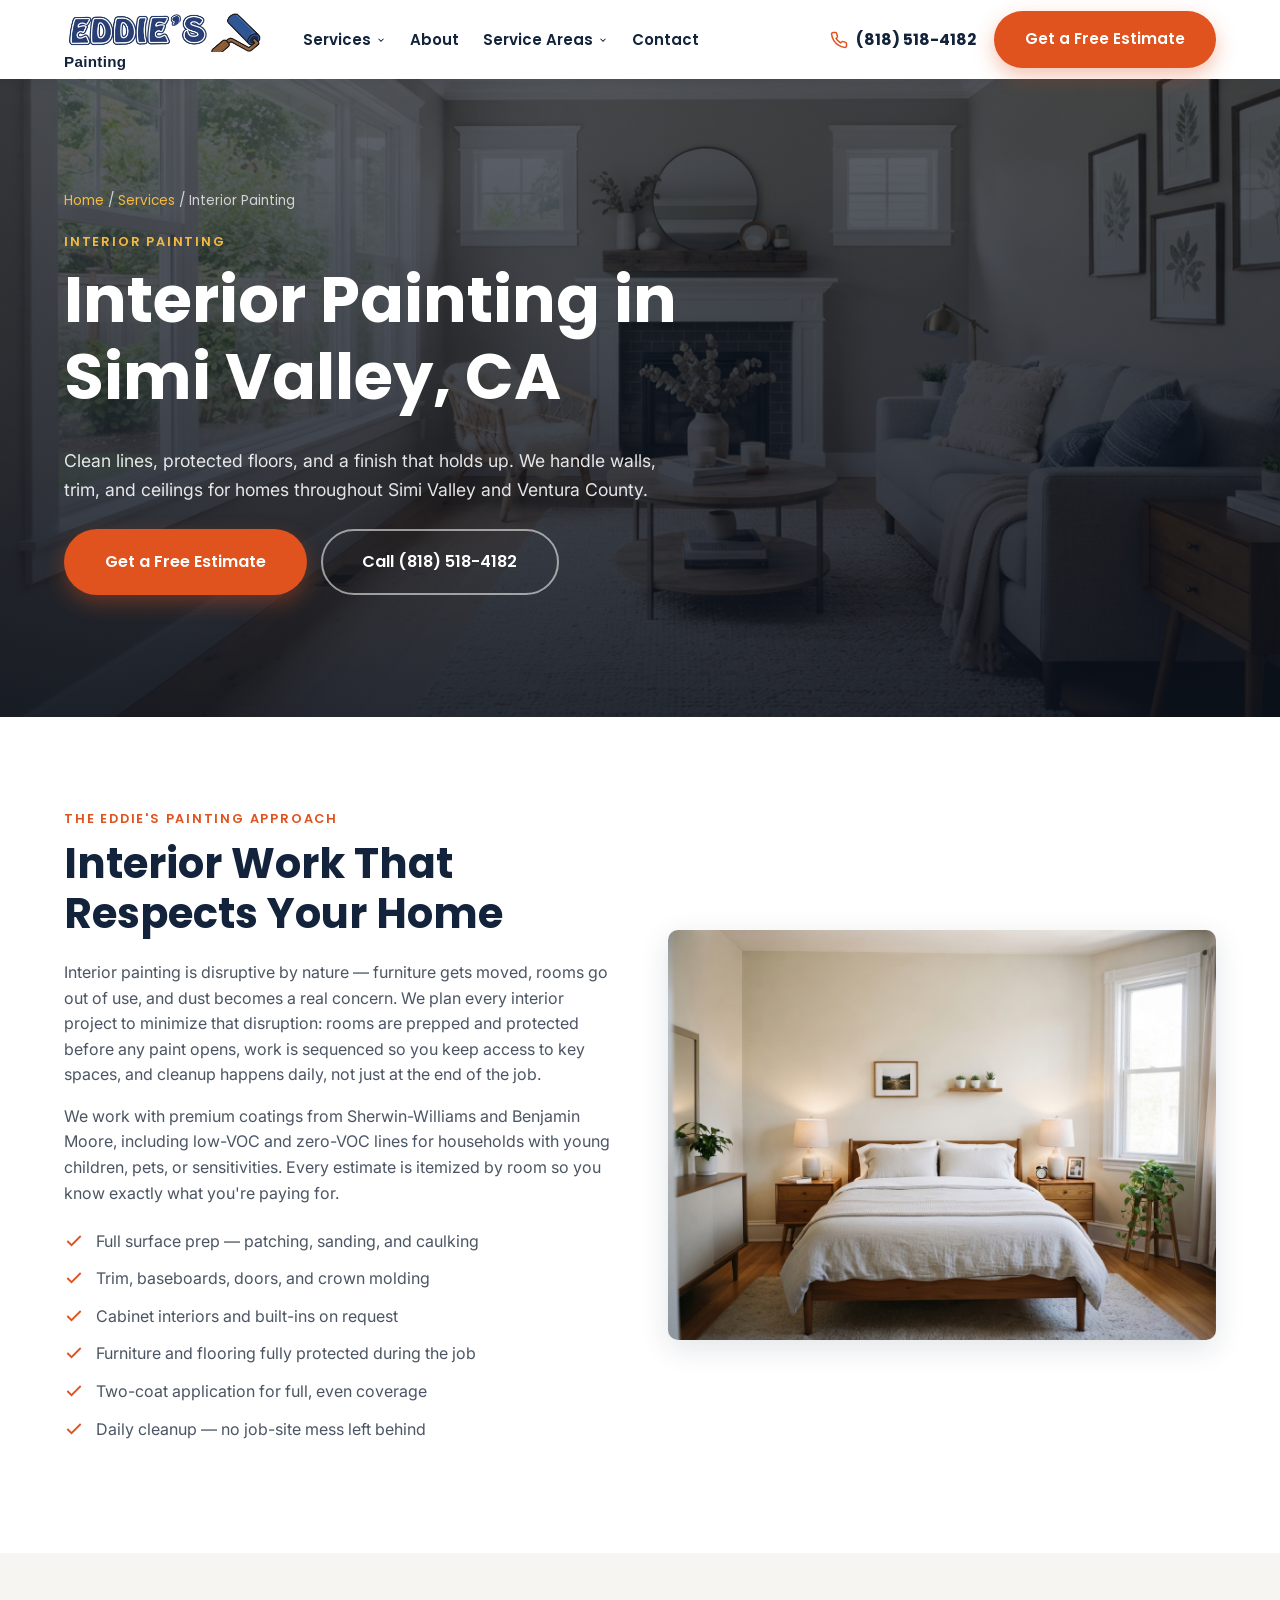
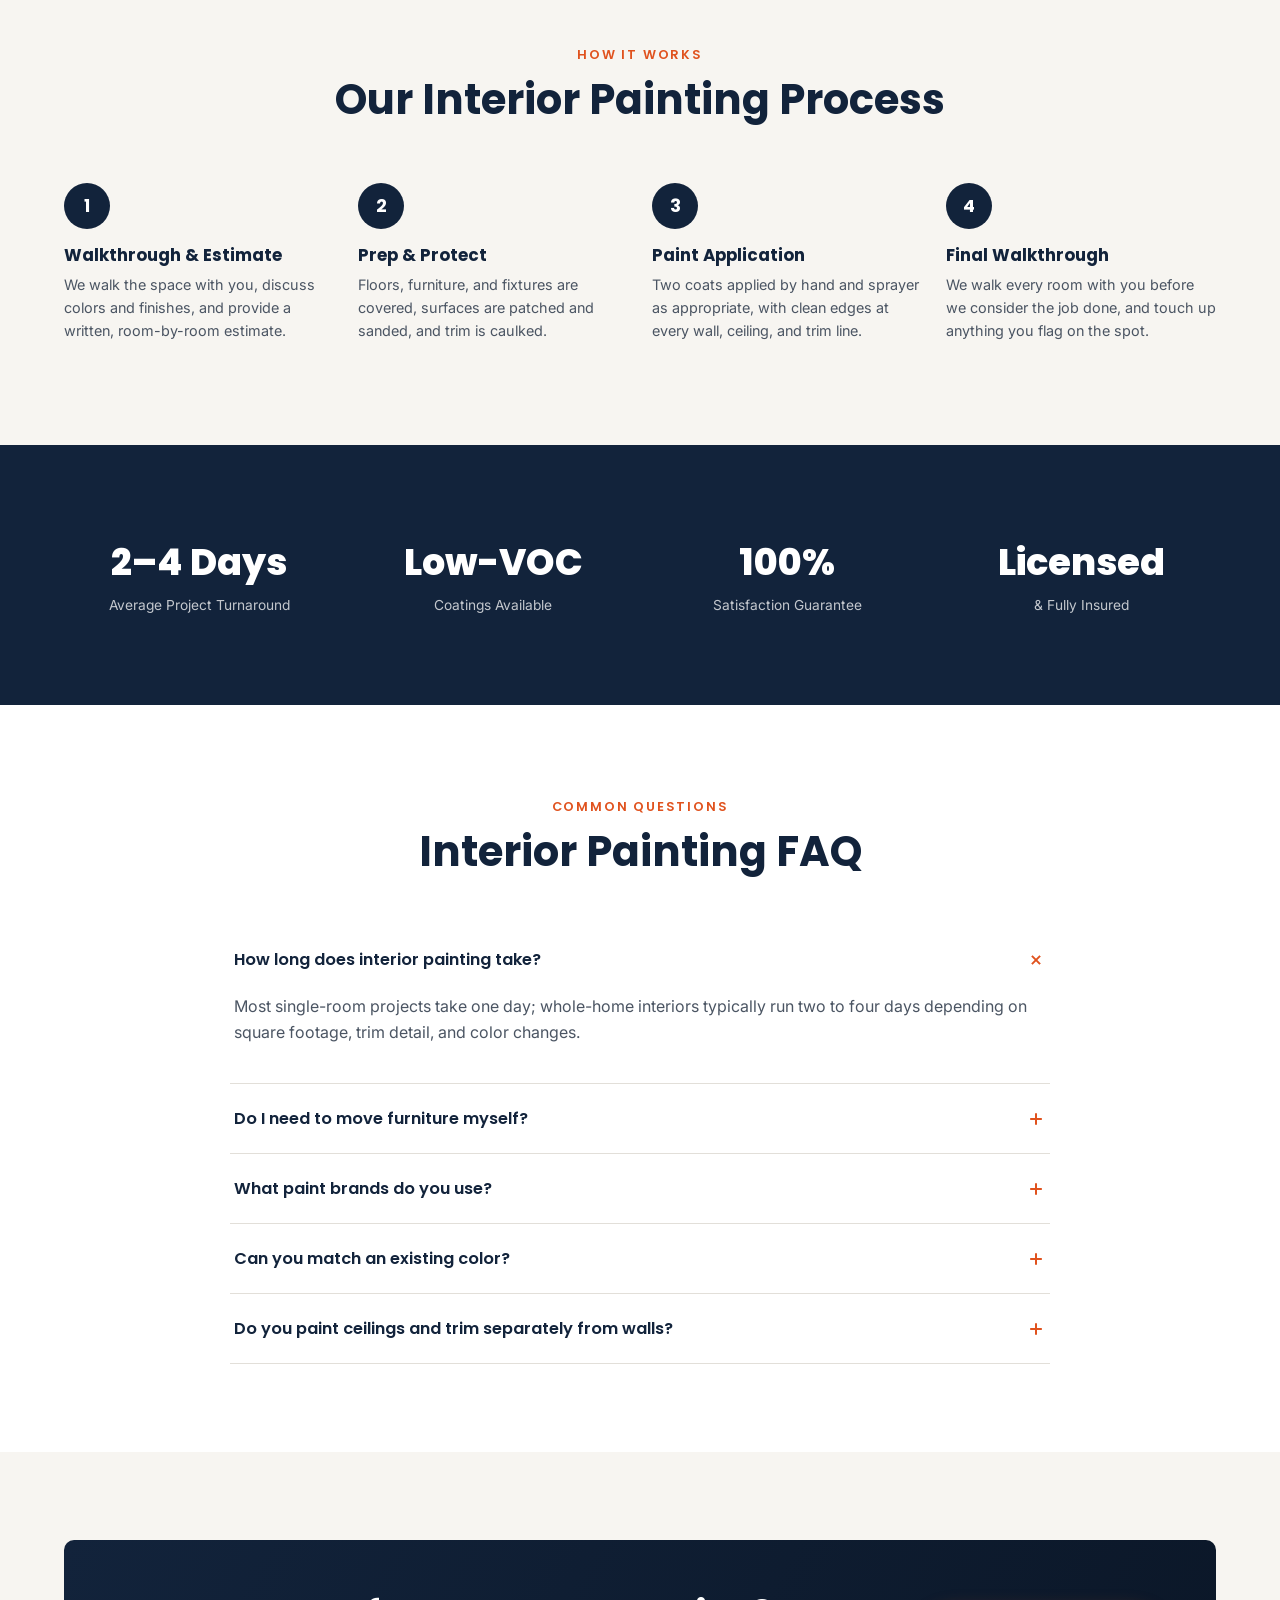
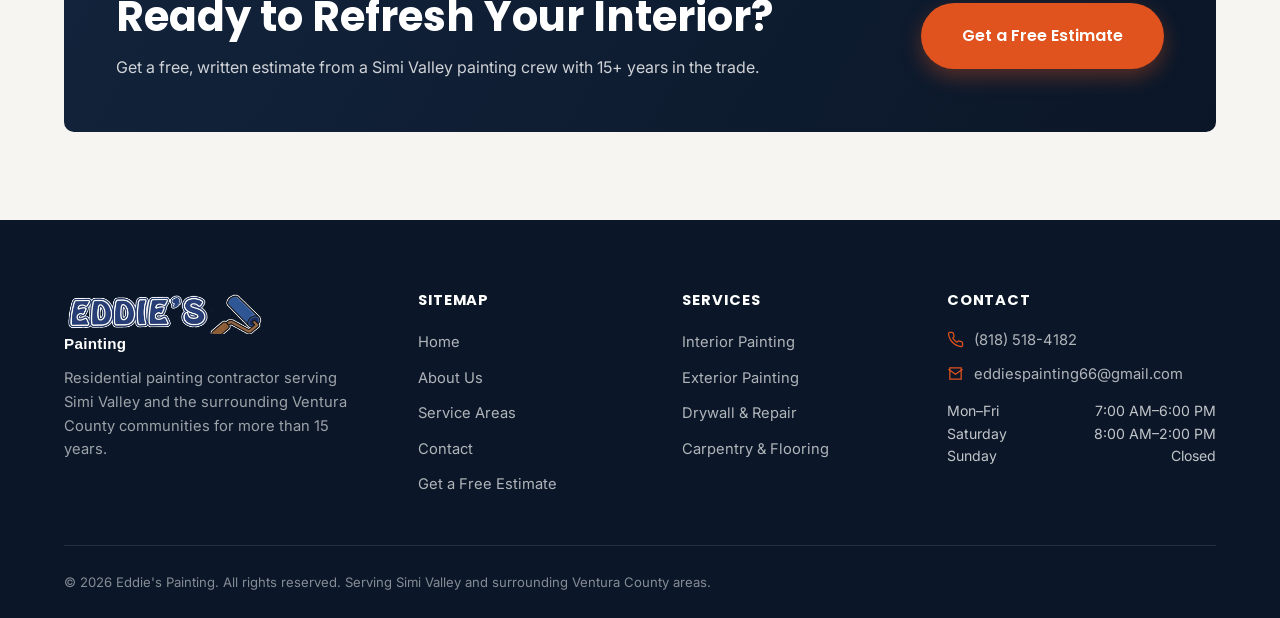
<file: services/interior-painting.html>
<!DOCTYPE html>
<html lang="en">
<head>
<meta charset="UTF-8">
<meta name="viewport" content="width=device-width, initial-scale=1.0">
<title>Interior Painting in Simi Valley, CA | Eddie's Painting</title>
<meta name="description" content="Professional interior painting in Simi Valley, CA. Walls, trim, and ceilings finished with quality coatings and meticulous prep. Free estimates.">
<link rel="canonical" href="https://www.eddiespaintingca.com/services/interior-painting.html">
<link rel="preconnect" href="https://fonts.googleapis.com">
<link href="https://fonts.googleapis.com/css2?family=Inter:wght@400;500;600;700&family=Poppins:wght@600;700;800&display=swap" rel="stylesheet">
<link rel="stylesheet" href="../css/style.css">
</head>
<body class="inner-page">

<!-- ===================== HEADER / NAV ===================== -->
<header class="site-header">
  <div class="container nav-inner">
    <a href="../index.html" class="brand" aria-label="Eddie's Painting home">
      <img class="brand-icon brand-logo-img" src="../images/eddies-logo.png" alt="Eddie's Painting logo">
      <span class="brand-tagline">Painting</span>
    </a>
    <nav aria-label="Primary">
      <ul class="nav-links">
        <li class="has-dropdown">
          <button class="nav-toplink" aria-haspopup="true">Services
            <svg class="caret" viewBox="0 0 24 24" fill="none" stroke="currentColor" stroke-width="2.5"><polyline points="6 9 12 15 18 9"/></svg>
          </button>
          <div class="dropdown mega">
            <a class="drop-link" href="../services/interior-painting.html">
              <svg class="di" viewBox="0 0 24 24" fill="none" stroke="currentColor" stroke-width="1.8"><path d="M3 21h18M6 21V9l6-5 6 5v12M9 21v-6h6v6"/></svg>
              <span><strong>Interior Painting</strong><small>Walls, trim &amp; ceilings</small></span>
            </a>
            <a class="drop-link" href="../services/exterior-painting.html">
              <svg class="di" viewBox="0 0 24 24" fill="none" stroke="currentColor" stroke-width="1.8"><path d="M3 12l9-9 9 9M5 10v10h14V10"/></svg>
              <span><strong>Exterior Painting</strong><small>Siding, trim &amp; stucco</small></span>
            </a>
            <a class="drop-link" href="../services/drywall-repair.html">
              <svg class="di" viewBox="0 0 24 24" fill="none" stroke="currentColor" stroke-width="1.8"><rect x="4" y="3" width="16" height="18" rx="1"/><path d="M12 8v8M8 12h8"/></svg>
              <span><strong>Drywall &amp; Repair</strong><small>Texture &amp; wallpaper removal</small></span>
            </a>
            <a class="drop-link" href="../services/carpentry-flooring.html">
              <svg class="di" viewBox="0 0 24 24" fill="none" stroke="currentColor" stroke-width="1.8"><path d="M3 21h18M5 21V7l7-4 7 4v14M9 21v-5h6v5M9 10h.01M15 10h.01M9 14h.01M15 14h.01"/></svg>
              <span><strong>Carpentry &amp; Flooring</strong><small>Fixes &amp; floor repair</small></span>
            </a>
          </div>
        </li>
        <li><a href="../about.html">About</a></li>
        <li class="has-dropdown">
          <button class="nav-toplink" aria-haspopup="true">Service Areas
            <svg class="caret" viewBox="0 0 24 24" fill="none" stroke="currentColor" stroke-width="2.5"><polyline points="6 9 12 15 18 9"/></svg>
          </button>
          <div class="dropdown areas-drop">
            <a class="drop-link" href="../service-areas.html"><span><strong>Simi Valley</strong><small>Primary service area</small></span></a>
            <a class="drop-link" href="../service-areas.html#moorpark"><span><strong>Moorpark</strong></span></a>
            <a class="drop-link" href="../service-areas.html#chatsworth"><span><strong>Chatsworth</strong></span></a>
            <a class="drop-link" href="../service-areas.html#thousand-oaks"><span><strong>Thousand Oaks</strong></span></a>
            <a class="drop-link" href="../service-areas.html#camarillo"><span><strong>Camarillo</strong></span></a>
          </div>
        </li>
        <li><a href="../contact.html">Contact</a></li>
      </ul>
    </nav>
    <div class="nav-right">
      <a href="tel:+18185184182" class="nav-phone">
        <svg viewBox="0 0 24 24" fill="none" stroke="currentColor" stroke-width="2"><path d="M22 16.92v3a2 2 0 0 1-2.18 2 19.8 19.8 0 0 1-8.63-3.07 19.5 19.5 0 0 1-6-6 19.8 19.8 0 0 1-3.07-8.67A2 2 0 0 1 4.11 2h3a2 2 0 0 1 2 1.72c.127.96.362 1.903.7 2.81a2 2 0 0 1-.45 2.11L8.09 9.91a16 16 0 0 0 6 6l1.27-1.27a2 2 0 0 1 2.11-.45c.907.338 1.85.573 2.81.7A2 2 0 0 1 22 16.92z"/></svg>
        <span class="nav-phone-text">(818) 518-4182</span>
      </a>
      <a href="#" class="btn btn-accent" data-open-quote="interior">Get a Free Estimate</a>
      <button class="nav-toggle" aria-label="Open menu">
        <svg viewBox="0 0 24 24" fill="currentColor"><circle cx="12" cy="5" r="1.8"/><circle cx="12" cy="12" r="1.8"/><circle cx="12" cy="19" r="1.8"/></svg>
      </button>
    </div>
  </div>
</header>

<div class="drawer-backdrop"></div>
<div class="mobile-drawer">
  <div class="mobile-drawer-head">
    <span class="brand-word" style="color:var(--navy)">EDDIE'S</span>
    <button class="modal-close drawer-close" aria-label="Close menu">
      <svg viewBox="0 0 24 24" fill="none" stroke="currentColor" stroke-width="2"><line x1="18" y1="6" x2="6" y2="18"/><line x1="6" y1="6" x2="18" y2="18"/></svg>
    </button>
  </div>
  <ul>
    <li>
      <button class="m-toggle">Services
        <svg width="18" height="18" viewBox="0 0 24 24" fill="none" stroke="currentColor" stroke-width="2.5"><polyline points="6 9 12 15 18 9"/></svg>
      </button>
      <div class="mobile-sub">
        <a href="../services/interior-painting.html">Interior Painting</a>
        <a href="../services/exterior-painting.html">Exterior Painting</a>
        <a href="../services/drywall-repair.html">Drywall &amp; Repair</a>
        <a href="../services/carpentry-flooring.html">Carpentry &amp; Flooring</a>
      </div>
    </li>
    <li><a href="../about.html">About</a></li>
    <li>
      <button class="m-toggle">Service Areas
        <svg width="18" height="18" viewBox="0 0 24 24" fill="none" stroke="currentColor" stroke-width="2.5"><polyline points="6 9 12 15 18 9"/></svg>
      </button>
      <div class="mobile-sub">
        <a href="../service-areas.html">Simi Valley</a>
        <a href="../service-areas.html#moorpark">Moorpark</a>
        <a href="../service-areas.html#chatsworth">Chatsworth</a>
        <a href="../service-areas.html#thousand-oaks">Thousand Oaks</a>
        <a href="../service-areas.html#camarillo">Camarillo</a>
      </div>
    </li>
    <li><a href="../contact.html">Contact</a></li>
    <li><a href="tel:+18185184182">(818) 518-4182</a></li>
  </ul>
  <a href="#" class="btn btn-accent btn-block" data-open-quote="interior">Get a Free Estimate</a>
</div>

<!-- ===================== PAGE HEADER ===================== -->
<header class="page-header" style="background-image:url('../images/service-interior-painting.jpg');">
  <div class="container page-header-inner">
    <p class="breadcrumb"><a href="../index.html">Home</a> / <a href="../index.html#services">Services</a> / Interior Painting</p>
    <span class="eyebrow">Interior Painting</span>
    <h1>Interior Painting in Simi Valley, CA</h1>
    <p class="lead">Clean lines, protected floors, and a finish that holds up. We handle walls, trim, and ceilings for homes throughout Simi Valley and Ventura County.</p>
    <div class="hero-ctas" style="margin-top:1.6rem;">
      <a href="#" class="btn btn-accent btn-lg" data-open-quote="interior">Get a Free Estimate</a>
      <a href="tel:+18185184182" class="btn btn-outline btn-lg">Call (818) 518-4182</a>
    </div>
  </div>
</header>

<!-- ===================== INTRO SPLIT ===================== -->
<section>
  <div class="container split">
    <div>
      <span class="eyebrow">The Eddie's Painting Approach</span>
      <h2>Interior Work That Respects Your Home</h2>
      <p>Interior painting is disruptive by nature &mdash; furniture gets moved, rooms go out of use, and dust becomes a real concern. We plan every interior project to minimize that disruption: rooms are prepped and protected before any paint opens, work is sequenced so you keep access to key spaces, and cleanup happens daily, not just at the end of the job.</p>
      <p>We work with premium coatings from Sherwin-Williams and Benjamin Moore, including low-VOC and zero-VOC lines for households with young children, pets, or sensitivities. Every estimate is itemized by room so you know exactly what you're paying for.</p>
      <ul class="checklist">
        <li><svg viewBox="0 0 24 24" fill="none" stroke="currentColor" stroke-width="2.2"><polyline points="20 6 9 17 4 12"/></svg> Full surface prep &mdash; patching, sanding, and caulking</li>
        <li><svg viewBox="0 0 24 24" fill="none" stroke="currentColor" stroke-width="2.2"><polyline points="20 6 9 17 4 12"/></svg> Trim, baseboards, doors, and crown molding</li>
        <li><svg viewBox="0 0 24 24" fill="none" stroke="currentColor" stroke-width="2.2"><polyline points="20 6 9 17 4 12"/></svg> Cabinet interiors and built-ins on request</li>
        <li><svg viewBox="0 0 24 24" fill="none" stroke="currentColor" stroke-width="2.2"><polyline points="20 6 9 17 4 12"/></svg> Furniture and flooring fully protected during the job</li>
        <li><svg viewBox="0 0 24 24" fill="none" stroke="currentColor" stroke-width="2.2"><polyline points="20 6 9 17 4 12"/></svg> Two-coat application for full, even coverage</li>
        <li><svg viewBox="0 0 24 24" fill="none" stroke="currentColor" stroke-width="2.2"><polyline points="20 6 9 17 4 12"/></svg> Daily cleanup &mdash; no job-site mess left behind</li>
      </ul>
    </div>
    <div class="media">
      <img src="../images/gallery-interior-after.jpg" alt="Freshly painted living room interior in a Simi Valley home">
    </div>
  </div>
</section>

<!-- ===================== PROCESS ===================== -->
<section class="section-alt">
  <div class="container">
    <div class="section-head center">
      <span class="eyebrow">How It Works</span>
      <h2>Our Interior Painting Process</h2>
    </div>
    <div class="process-grid">
      <div class="process-step"><h3>Walkthrough &amp; Estimate</h3><p>We walk the space with you, discuss colors and finishes, and provide a written, room-by-room estimate.</p></div>
      <div class="process-step"><h3>Prep &amp; Protect</h3><p>Floors, furniture, and fixtures are covered, surfaces are patched and sanded, and trim is caulked.</p></div>
      <div class="process-step"><h3>Paint Application</h3><p>Two coats applied by hand and sprayer as appropriate, with clean edges at every wall, ceiling, and trim line.</p></div>
      <div class="process-step"><h3>Final Walkthrough</h3><p>We walk every room with you before we consider the job done, and touch up anything you flag on the spot.</p></div>
    </div>
  </div>
</section>

<!-- ===================== STAT BAND ===================== -->
<section class="section-navy">
  <div class="container stat-band">
    <div class="stat"><span class="num">2&ndash;4 Days</span><span class="lbl">Average Project Turnaround</span></div>
    <div class="stat"><span class="num">Low-VOC</span><span class="lbl">Coatings Available</span></div>
    <div class="stat"><span class="num">100%</span><span class="lbl">Satisfaction Guarantee</span></div>
    <div class="stat"><span class="num">Licensed</span><span class="lbl">&amp; Fully Insured</span></div>
  </div>
</section>

<!-- ===================== FAQ ===================== -->
<section>
  <div class="container">
    <div class="section-head center">
      <span class="eyebrow">Common Questions</span>
      <h2>Interior Painting FAQ</h2>
    </div>
    <div class="faq-list">
      <div class="faq-item open">
        <button class="faq-q">How long does interior painting take?<svg viewBox="0 0 24 24" fill="none" stroke="currentColor" stroke-width="2.4"><line x1="12" y1="5" x2="12" y2="19"/><line x1="5" y1="12" x2="19" y2="12"/></svg></button>
        <div class="faq-a"><p>Most single-room projects take one day; whole-home interiors typically run two to four days depending on square footage, trim detail, and color changes.</p></div>
      </div>
      <div class="faq-item">
        <button class="faq-q">Do I need to move furniture myself?<svg viewBox="0 0 24 24" fill="none" stroke="currentColor" stroke-width="2.4"><line x1="12" y1="5" x2="12" y2="19"/><line x1="5" y1="12" x2="19" y2="12"/></svg></button>
        <div class="faq-a"><p>No &mdash; our crew moves and covers furniture as part of every job. For very large or fragile pieces, we'll ask you to clear the immediate area in advance.</p></div>
      </div>
      <div class="faq-item">
        <button class="faq-q">What paint brands do you use?<svg viewBox="0 0 24 24" fill="none" stroke="currentColor" stroke-width="2.4"><line x1="12" y1="5" x2="12" y2="19"/><line x1="5" y1="12" x2="19" y2="12"/></svg></button>
        <div class="faq-a"><p>We primarily use Sherwin-Williams and Benjamin Moore products, and can source low- or zero-VOC lines on request at no extra markup.</p></div>
      </div>
      <div class="faq-item">
        <button class="faq-q">Can you match an existing color?<svg viewBox="0 0 24 24" fill="none" stroke="currentColor" stroke-width="2.4"><line x1="12" y1="5" x2="12" y2="19"/><line x1="5" y1="12" x2="19" y2="12"/></svg></button>
        <div class="faq-a"><p>Yes. We can match existing paint from a sample or, if you have the original code, order it directly. If neither is available, we scan the color in-home for a close match.</p></div>
      </div>
      <div class="faq-item">
        <button class="faq-q">Do you paint ceilings and trim separately from walls?<svg viewBox="0 0 24 24" fill="none" stroke="currentColor" stroke-width="2.4"><line x1="12" y1="5" x2="12" y2="19"/><line x1="5" y1="12" x2="19" y2="12"/></svg></button>
        <div class="faq-a"><p>Each is quoted as its own line item, so you can choose walls only, or add ceilings and trim for a fully refreshed room.</p></div>
      </div>
    </div>
  </div>
</section>

<!-- ===================== CTA BAND ===================== -->
<section class="section-alt">
  <div class="container">
    <div class="cta-band">
      <div>
        <h2>Ready to Refresh Your Interior?</h2>
        <p>Get a free, written estimate from a Simi Valley painting crew with 15+ years in the trade.</p>
      </div>
      <a href="#" class="btn btn-accent btn-lg" data-open-quote="interior">Get a Free Estimate</a>
    </div>
  </div>
</section>

<!-- ===================== FOOTER ===================== -->
<footer class="site-footer">
  <div class="container">
    <div class="footer-grid">
      <div class="footer-brand">
        <a href="../index.html" class="brand">
          <img class="brand-icon brand-logo-img" src="../images/eddies-logo.png" alt="Eddie's Painting logo">
      <span class="brand-tagline">Painting</span>
        </a>
        <p>Residential painting contractor serving Simi Valley and the surrounding Ventura County communities for more than 15 years.</p>
      </div>
      <div>
        <h4>Sitemap</h4>
        <ul>
          <li><a href="../index.html">Home</a></li>
          <li><a href="../about.html">About Us</a></li>
          <li><a href="../service-areas.html">Service Areas</a></li>
          <li><a href="../contact.html">Contact</a></li>
          <li><a href="#" data-open-quote="">Get a Free Estimate</a></li>
        </ul>
      </div>
      <div>
        <h4>Services</h4>
        <ul>
          <li><a href="interior-painting.html">Interior Painting</a></li>
          <li><a href="exterior-painting.html">Exterior Painting</a></li>
          <li><a href="drywall-repair.html">Drywall &amp; Repair</a></li>
          <li><a href="carpentry-flooring.html">Carpentry &amp; Flooring</a></li>
        </ul>
      </div>
      <div>
        <h4>Contact</h4>
        <ul class="footer-contact">
          <li><svg viewBox="0 0 24 24" fill="none" stroke="currentColor" stroke-width="1.8"><path d="M22 16.92v3a2 2 0 0 1-2.18 2 19.8 19.8 0 0 1-8.63-3.07 19.5 19.5 0 0 1-6-6 19.8 19.8 0 0 1-3.07-8.67A2 2 0 0 1 4.11 2h3a2 2 0 0 1 2 1.72c.127.96.362 1.903.7 2.81a2 2 0 0 1-.45 2.11L8.09 9.91a16 16 0 0 0 6 6l1.27-1.27a2 2 0 0 1 2.11-.45c.907.338 1.85.573 2.81.7A2 2 0 0 1 22 16.92z"/></svg> <a href="tel:+18185184182">(818) 518-4182</a></li>
          <li><svg viewBox="0 0 24 24" fill="none" stroke="currentColor" stroke-width="1.8"><path d="M4 4h16v16H4z"/><path d="M22 6l-10 7L2 6"/></svg> <a href="mailto:eddiespainting66@gmail.com">eddiespainting66@gmail.com</a></li>
        </ul>
        <div style="margin-top:14px;">
          <div class="footer-hours-row"><span>Mon&ndash;Fri</span><span>7:00 AM&ndash;6:00 PM</span></div>
          <div class="footer-hours-row"><span>Saturday</span><span>8:00 AM&ndash;2:00 PM</span></div>
          <div class="footer-hours-row"><span>Sunday</span><span>Closed</span></div>
        </div>
      </div>
    </div>
    <div class="footer-bottom">
      <span>&copy; 2026 Eddie's Painting. All rights reserved. Serving Simi Valley and surrounding Ventura County areas.</span>
    </div>
  </div>
</footer>

<!-- ===================== QUOTE MODAL ===================== -->
<div class="modal-overlay">
  <div class="modal-box">
    <button class="modal-close" data-close-quote aria-label="Close">
      <svg viewBox="0 0 24 24" fill="none" stroke="currentColor" stroke-width="2"><line x1="18" y1="6" x2="6" y2="18"/><line x1="6" y1="6" x2="18" y2="18"/></svg>
    </button>
    <h2>Get a Free Estimate</h2>
    <p class="sub">Fill out the form and a member of our Simi Valley team will follow up within one business day.</p>
    <form id="quote-form" class="js-quote-form">
      <div class="form-row">
        <div class="form-field"><label for="quote-name">Full Name</label><input type="text" id="quote-name" required></div>
        <div class="form-field"><label for="quote-phone">Phone</label><input type="tel" id="quote-phone" required></div>
      </div>
      <div class="form-field"><label for="quote-email">Email</label><input type="email" id="quote-email" required></div>
      <div class="form-field">
        <label for="quote-service">Service Needed</label>
        <select id="quote-service">
          <option value="">Select a service</option>
              <option value="interior">Interior Painting</option>
              <option value="exterior">Exterior Painting</option>
              <option value="drywall">Drywall &amp; Repair</option>
              <option value="carpentry">Carpentry &amp; Flooring</option>
        </select>
      </div>
      <div class="form-field"><label for="quote-details">Project Details</label><textarea id="quote-details" rows="4" placeholder="Tell us about your space, timeline, and any details that help us scope the job."></textarea></div>
      <button type="submit" class="btn btn-accent btn-block btn-lg">Request Free Estimate</button>
      <p class="form-note">By submitting, you agree to be contacted about your project. We never share your information.</p>
    </form>
    <div class="form-success">
      <svg viewBox="0 0 24 24" fill="none" stroke="currentColor" stroke-width="1.6"><circle cx="12" cy="12" r="10"/><polyline points="8 12 11 15 16 9"/></svg>
      <h2>Request Received</h2>
      <p>Thanks &mdash; a member of our team will reach out within one business day to schedule your free estimate.</p>
    </div>
  </div>
</div>

<script src="../js/script.js"></script>
</body>
</html>
</file>
<file: css/style.css>
/* ==========================================================================
   Eddie's Painting — core stylesheet
   ========================================================================== */

:root {
  --navy: #12233B;
  --navy-dark: #0B1728;
  --navy-light: #1E3A5F;
  --accent: #E0521E;
  --accent-dark: #B93F13;
  --gold: #F5B942;
  --offwhite: #F7F5F1;
  --cream: #FBF9F6;
  --white: #FFFFFF;
  --ink: #1B2430;
  --gray-700: #4B5563;
  --gray-500: #6B7280;
  --gray-300: #D6D3CC;
  --gray-200: #E7E4DD;
  --border: #E2DFD9;

  --font-head: 'Poppins', 'Segoe UI', Arial, sans-serif;
  --font-body: 'Inter', 'Segoe UI', Arial, sans-serif;

  --container: 1200px;
  --radius: 10px;
  --radius-sm: 6px;
  --shadow-sm: 0 2px 10px rgba(18, 35, 59, 0.08);
  --shadow-md: 0 8px 30px rgba(18, 35, 59, 0.12);
  --shadow-lg: 0 20px 50px rgba(18, 35, 59, 0.22);
}

* { box-sizing: border-box; }
html { scroll-behavior: smooth; }

body {
  margin: 0;
  font-family: var(--font-body);
  color: var(--ink);
  background: var(--white);
  line-height: 1.6;
  -webkit-font-smoothing: antialiased;
}

img { max-width: 100%; display: block; }
a { color: inherit; text-decoration: none; }
ul { margin: 0; padding: 0; list-style: none; }
button { font-family: inherit; cursor: pointer; }

h1, h2, h3, h4 {
  font-family: var(--font-head);
  color: var(--navy);
  line-height: 1.2;
  margin: 0 0 .5em;
  font-weight: 700;
}

h1 { font-size: clamp(2.4rem, 5vw, 4rem); }
h2 { font-size: clamp(1.9rem, 3.4vw, 2.6rem); }
h3 { font-size: 1.3rem; }
p { margin: 0 0 1em; color: var(--gray-700); }

.container {
  max-width: var(--container);
  margin: 0 auto;
  padding: 0 24px;
}

.eyebrow {
  display: inline-block;
  font-family: var(--font-head);
  font-weight: 600;
  font-size: .8rem;
  letter-spacing: .14em;
  text-transform: uppercase;
  color: var(--accent);
  margin-bottom: .75em;
}

.section-head {
  max-width: 720px;
  margin: 0 0 3rem;
}
.section-head.center { margin-left: auto; margin-right: auto; text-align: center; }
.section-head p { font-size: 1.08rem; }

section { padding: 5.5rem 0; }
.section-alt { background: var(--offwhite); }
.section-navy { background: var(--navy); color: var(--white); }
.section-navy h2, .section-navy h3 { color: var(--white); }
.section-navy p { color: rgba(255,255,255,.78); }

/* ---------- Buttons ---------- */
.btn {
  display: inline-flex;
  align-items: center;
  justify-content: center;
  gap: .5em;
  padding: .95em 1.9em;
  border-radius: 999px;
  font-family: var(--font-head);
  font-weight: 600;
  font-size: .96rem;
  border: 2px solid transparent;
  transition: transform .15s ease, box-shadow .15s ease, background .15s ease, color .15s ease, border-color .15s ease;
  white-space: nowrap;
}
.btn-accent {
  background: var(--accent);
  color: var(--white);
  box-shadow: 0 8px 20px rgba(224,82,30,.35);
}
.btn-accent:hover { background: var(--accent-dark); transform: translateY(-2px); }
.btn-outline {
  background: transparent;
  color: var(--white);
  border-color: rgba(255,255,255,.55);
}
.btn-outline:hover { background: rgba(255,255,255,.12); border-color: var(--white); }
.btn-navy {
  background: var(--navy);
  color: var(--white);
}
.btn-navy:hover { background: var(--navy-light); transform: translateY(-2px); }
.btn-ghost-navy {
  background: transparent;
  color: var(--navy);
  border-color: var(--navy);
}
.btn-ghost-navy:hover { background: var(--navy); color: var(--white); }
.btn-block { width: 100%; }
.btn-lg { padding: 1.1em 2.4em; font-size: 1.02rem; }

/* ==========================================================================
   Header / Nav
   ========================================================================== */
.site-header {
  position: fixed;
  top: 0; left: 0; right: 0;
  z-index: 500;
  padding: 18px 0;
  transition: background .25s ease, box-shadow .25s ease, padding .25s ease;
}
.site-header.is-transparent {
  background: linear-gradient(to bottom, rgba(11,23,40,.55), rgba(11,23,40,0));
}
.site-header.is-solid,
.site-header.nav-solid {
  background: var(--white);
  box-shadow: var(--shadow-sm);
  padding: 10px 0;
}

.nav-inner {
  display: flex;
  align-items: center;
  justify-content: flex-start;
  gap: 28px;
}

/* Logo */
.brand {
  display: flex;
  flex-direction: column;
  align-items: flex-start;
  gap: 2px;
}
.brand-icon { width: 64px; height: 64px; flex-shrink: 0; }
.brand-logo-img { width: auto; height: 42px; max-width: none; object-fit: contain; flex-shrink: 0; }
@media (max-width: 900px) { img.brand-logo-img { height: 34px; width: auto; } }
@media (max-width: 640px) { img.brand-logo-img { height: 40px; width: auto; } }
.brand-tagline {
  font-family: 'Arial', 'Helvetica', sans-serif;
  font-weight: 700;
  font-size: .95rem;
  letter-spacing: .02em;
  color: var(--white);
  line-height: 1;
}
.site-header.is-solid .brand-tagline,
.site-header.nav-solid .brand-tagline { color: var(--navy); }
@media (max-width: 640px) { .brand-tagline { font-size: .8rem; } }
.brand-icon .drip { fill: var(--accent); }
.brand-icon .brush-body { fill: var(--accent); }
.brand-icon .brush-outline { stroke: var(--white); }
.site-header.is-solid .brand-icon .brush-outline,
.site-header.nav-solid .brand-icon .brush-outline { stroke: var(--white); }
.brand-word {
  font-family: var(--font-head);
  font-weight: 800;
  font-size: 1.36rem;
  letter-spacing: .02em;
  line-height: 1.05;
  color: var(--white);
  transition: color .2s ease;
}
.brand-word span {
  display: block;
  font-family: var(--font-body);
  font-weight: 500;
  font-size: .62rem;
  letter-spacing: .22em;
  text-transform: uppercase;
  color: var(--accent);
  margin-top: 3px;
}
.site-header.is-solid .brand-word,
.site-header.nav-solid .brand-word,
.page-header-inner .brand-word,
.inner-page .brand-word { color: var(--navy); }

/* Nav links */
.nav-links {
  display: flex;
  align-items: center;
  gap: 2px;
  margin: 0;
}
.nav-links > li { position: relative; }
.nav-links > li > a,
.nav-links > li > button.nav-toplink {
  display: flex;
  align-items: center;
  gap: 5px;
  padding: 10px 11px;
  font-family: var(--font-head);
  font-weight: 600;
  font-size: .94rem;
  color: var(--white);
  white-space: nowrap;
  border: none;
  background: none;
  border-radius: 6px;
  transition: color .2s ease, background .2s ease;
}
.site-header.is-solid .nav-links > li > a,
.site-header.nav-solid .nav-links > li > a,
.site-header.is-solid .nav-links > li > button.nav-toplink,
.site-header.nav-solid .nav-links > li > button.nav-toplink { color: var(--navy); }

.nav-links > li > a:hover,
.nav-links > li > button.nav-toplink:hover { background: rgba(255,255,255,.14); }
.site-header.is-solid .nav-links > li > a:hover,
.site-header.nav-solid .nav-links > li > a:hover,
.site-header.is-solid .nav-links > li > button.nav-toplink:hover,
.site-header.nav-solid .nav-links > li > button.nav-toplink:hover { background: var(--offwhite); }

.caret { width: 10px; height: 10px; transition: transform .2s ease; }
li.has-dropdown:hover .caret,
li.has-dropdown.open .caret { transform: rotate(180deg); }

.dropdown {
  position: absolute;
  top: 100%;
  left: 0;
  min-width: 300px;
  background: var(--white);
  border-radius: var(--radius);
  box-shadow: var(--shadow-lg);
  padding: 10px;
  opacity: 0;
  visibility: hidden;
  transform: translateY(8px);
  transition: opacity .18s ease, transform .18s ease, visibility .18s ease;
}
li.has-dropdown:hover .dropdown,
li.has-dropdown.open .dropdown { opacity: 1; visibility: visible; transform: translateY(4px); }

.dropdown.mega { min-width: 460px; padding: 16px; display: grid; grid-template-columns: 1fr 1fr; gap: 6px; }
.dropdown a.drop-link {
  display: flex;
  align-items: center;
  gap: 12px;
  padding: 12px;
  border-radius: 8px;
  color: var(--navy);
}
.dropdown a.drop-link:hover { background: var(--offwhite); }
.drop-link .di { width: 30px; height: 30px; color: var(--accent); flex-shrink: 0; }
.drop-link strong { display: block; font-family: var(--font-head); font-size: .92rem; }
.drop-link small { color: var(--gray-500); font-size: .78rem; }

.dropdown.areas-drop { min-width: 320px; }
.dropdown.areas-drop a.drop-link { padding: 10px 12px; }

.nav-right {
  display: flex;
  align-items: center;
  gap: 18px;
  margin-left: auto;
  flex-shrink: 0;
}
.nav-phone {
  display: flex;
  align-items: center;
  gap: 8px;
  font-family: var(--font-head);
  font-weight: 700;
  font-size: .98rem;
  color: var(--white);
}
.site-header.is-solid .nav-phone,
.site-header.nav-solid .nav-phone { color: var(--navy); }
.nav-phone svg { width: 18px; height: 18px; color: var(--accent); }

.nav-toggle {
  display: none;
  background: rgba(255,255,255,.16);
  border: 1px solid rgba(255,255,255,.32);
  border-radius: 50%;
  width: 42px; height: 42px;
  color: var(--white);
  backdrop-filter: blur(6px);
  -webkit-backdrop-filter: blur(6px);
  transition: background .2s ease, border-color .2s ease;
}
.nav-toggle svg { width: 20px; height: 20px; }
.nav-toggle:hover { background: rgba(255,255,255,.28); }
.site-header.is-solid .nav-toggle, .site-header.nav-solid .nav-toggle {
  color: var(--navy);
  background: var(--offwhite);
  border-color: var(--border);
}
.site-header.is-solid .nav-toggle:hover, .site-header.nav-solid .nav-toggle:hover { background: var(--gray-200); }

/* ==========================================================================
   Hero
   ========================================================================== */
.hero {
  position: relative;
  min-height: 100vh;
  width: 100%;
  display: flex;
  align-items: flex-end;
  background-size: cover;
  background-position: center;
  overflow: hidden;
}
.hero::before {
  content: "";
  position: absolute;
  inset: 0;
  background:
    linear-gradient(to top, rgba(11,17,28,.92) 0%, rgba(11,17,28,.55) 32%, rgba(11,17,28,.15) 58%, rgba(11,17,28,.05) 100%),
    linear-gradient(to right, rgba(11,17,28,.55) 0%, rgba(11,17,28,.05) 55%);
}
.hero-content {
  position: relative;
  z-index: 2;
  padding: 0 24px 5.5rem;
  max-width: var(--container);
  margin: 0 auto;
  width: 100%;
  color: var(--white);
}
.hero-content .eyebrow { color: var(--gold); }
.hero-content h1 {
  color: var(--white);
  max-width: 780px;
  margin-bottom: .4em;
}
.hero-sub {
  font-size: 1.18rem;
  color: rgba(255,255,255,.9);
  max-width: 640px;
  margin-bottom: 1.8rem;
}
@media (min-width: 641px) {
  .hero { align-items: center; }
  .hero-content { padding-bottom: 0; }
  .hero-content h1 { font-size: 2rem; max-width: 340px; }
  .hero-sub { font-size: 1rem; max-width: 300px; }
}

.hero-ctas { display: flex; gap: 14px; flex-wrap: wrap; margin-bottom: 2rem; }
.hero-badges { display: flex; gap: 12px; flex-wrap: wrap; }
.badge-pill {
  display: flex;
  align-items: center;
  gap: 8px;
  background: rgba(255,255,255,.14);
  backdrop-filter: blur(10px);
  -webkit-backdrop-filter: blur(10px);
  border: 1px solid rgba(255,255,255,.28);
  border-radius: 999px;
  padding: 10px 18px;
  font-family: var(--font-head);
  font-weight: 600;
  font-size: .88rem;
  color: var(--white);
}
.badge-pill .stars { color: var(--gold); letter-spacing: 1px; }
.badge-pill .google-g { flex-shrink: 0; }
.badge-plain {
  background: none;
  backdrop-filter: none;
  -webkit-backdrop-filter: none;
  border: none;
  padding: 0;
  border-radius: 0;
}
.hero-scroll {
  position: absolute;
  bottom: 28px; left: 50%;
  transform: translateX(-50%);
  z-index: 2;
  color: rgba(255,255,255,.75);
  animation: bob 2s ease-in-out infinite;
}
@keyframes bob { 0%,100% { transform: translate(-50%,0); } 50% { transform: translate(-50%,8px); } }

/* Inner page header (non-home) */
.page-header {
  position: relative;
  padding: 190px 0 90px;
  background-size: cover;
  background-position: center;
  color: var(--white);
}
.page-header::before {
  content: "";
  position: absolute; inset: 0;
  background: linear-gradient(to top, rgba(11,17,28,.88), rgba(11,17,28,.62));
}
.page-header-inner { position: relative; z-index: 2; }
.page-header .eyebrow { color: var(--gold); }
.page-header h1 { color: var(--white); max-width: 760px; }
.page-header p.lead { color: rgba(255,255,255,.88); max-width: 620px; font-size: 1.1rem; }
.breadcrumb { font-size: .85rem; color: rgba(255,255,255,.75); margin-bottom: 1rem; font-family: var(--font-head); }
.breadcrumb a { color: var(--gold); }

/* ==========================================================================
   Reviews strip
   ========================================================================== */
.reviews-strip { background: var(--navy); padding: 4rem 0; overflow: hidden; }
.reviews-head {
  display: flex; align-items: center; justify-content: space-between; gap: 24px;
  margin-bottom: 2.2rem; flex-wrap: wrap;
}
.reviews-head h2 { color: var(--white); margin: 0; }
.reviews-agg { display: flex; align-items: center; gap: 10px; color: var(--white); font-family: var(--font-head); }
.reviews-agg .stars { color: var(--gold); font-size: 1.1rem; letter-spacing: 2px; }
.reviews-track {
  display: flex;
  gap: 20px;
  overflow-x: auto;
  scroll-snap-type: x mandatory;
  padding-bottom: 12px;
  -ms-overflow-style: none;
  scrollbar-width: thin;
}
.review-card {
  scroll-snap-align: start;
  flex: 0 0 300px;
  background: var(--navy-light);
  border: 1px solid rgba(255,255,255,.1);
  border-radius: var(--radius);
  padding: 22px;
}
.review-card .stars { color: var(--gold); letter-spacing: 2px; margin-bottom: 10px; display: block; }
.review-card p { color: rgba(255,255,255,.92); font-size: .95rem; margin-bottom: 14px; }
.review-meta { display: flex; align-items: center; gap: 10px; }
.review-avatar {
  width: 38px; height: 38px; border-radius: 50%;
  background: var(--accent); color: var(--white);
  display: flex; align-items: center; justify-content: center;
  font-family: var(--font-head); font-weight: 700; font-size: .85rem;
}
.review-name { font-family: var(--font-head); font-weight: 600; font-size: .88rem; color: var(--white); }
.review-date { font-size: .76rem; color: rgba(255,255,255,.55); }
.review-controls { display: flex; gap: 10px; margin-top: 1.6rem; }
.review-controls button {
  width: 40px; height: 40px; border-radius: 50%;
  border: 1px solid rgba(255,255,255,.3); background: transparent; color: var(--white);
  display: flex; align-items: center; justify-content: center;
  transition: background .2s ease;
}
.review-controls button:hover { background: rgba(255,255,255,.15); }
.scroll-hint {
  display: flex;
  align-items: center;
  justify-content: flex-end;
  gap: 6px;
  margin-top: 14px;
  color: var(--gold);
  font-size: .85rem;
  font-weight: 600;
  font-family: var(--font-head);
}
.scroll-hint svg { width: 16px; height: 16px; }

/* ==========================================================================
   Services grid
   ========================================================================== */
.services-grid { display: grid; grid-template-columns: repeat(4, 1fr); gap: 26px; }
.service-card {
  background: var(--white);
  border-radius: var(--radius);
  overflow: hidden;
  box-shadow: var(--shadow-sm);
  transition: transform .2s ease, box-shadow .2s ease;
  border: 1px solid var(--border);
}
.service-card:hover { transform: translateY(-6px); box-shadow: var(--shadow-md); }
.service-card .thumb { height: 190px; overflow: hidden; }
.service-card .thumb img { width: 100%; height: 100%; object-fit: cover; transition: transform .4s ease; }
.service-card:hover .thumb img { transform: scale(1.06); }
.service-card .body { padding: 22px; }
.service-card h3 { margin-bottom: .4em; }
.service-card p { font-size: .93rem; margin-bottom: 1.1em; }
.service-card .card-link { font-family: var(--font-head); font-weight: 600; color: var(--accent); font-size: .9rem; display: inline-flex; align-items: center; gap: 6px; }
.service-card .card-link svg { width: 16px; height: 16px; transition: transform .2s ease; }
.service-card:hover .card-link svg { transform: translateX(4px); }

/* ==========================================================================
   Before / After gallery
   ========================================================================== */
.gallery-grid { display: grid; grid-template-columns: repeat(3, 1fr); gap: 30px; }
.gallery-grid figure { margin: 0; }
@media (min-width: 1025px) { .gallery-grid-2col { grid-template-columns: repeat(2, 1fr); max-width: 760px; margin: 0 auto; } }
.ba-slider {
  position: relative;
  border-radius: var(--radius);
  overflow: hidden;
  aspect-ratio: 4 / 3;
  box-shadow: var(--shadow-sm);
  user-select: none;
  cursor: ew-resize;
}
.ba-slider img {
  position: absolute; inset: 0; width: 100%; height: 100%; object-fit: cover;
  user-select: none; -webkit-user-drag: none;
}
.ba-slider .ba-after { z-index: 1; }
.ba-slider .ba-before-wrap {
  position: absolute; inset: 0; overflow: hidden; z-index: 2;
  width: 50%;
}
.ba-slider .ba-before-wrap img { width: var(--ba-img-w, 100%); max-width: none; height: 100%; }
.ba-handle {
  position: absolute; top: 0; bottom: 0; left: 50%;
  width: 3px; background: var(--white); z-index: 3;
  transform: translateX(-50%);
  box-shadow: 0 0 0 1px rgba(0,0,0,.15);
}
.ba-handle::after {
  content: "";
  position: absolute; top: 50%; left: 50%; transform: translate(-50%,-50%);
  width: 44px; height: 44px; border-radius: 50%;
  background: var(--white);
  box-shadow: var(--shadow-md);
  background-image: url("data:image/svg+xml;utf8,<svg xmlns='http://www.w3.org/2000/svg' viewBox='0 0 24 24' fill='none' stroke='%2312233B' stroke-width='2' stroke-linecap='round' stroke-linejoin='round'><polyline points='8 7 3 12 8 17'></polyline><polyline points='16 7 21 12 16 17'></polyline></svg>");
  background-repeat: no-repeat;
  background-position: center;
  background-size: 22px;
}
.ba-tag { position: absolute; top: 14px; z-index: 4; font-family: var(--font-head); font-weight: 700; font-size: .72rem; letter-spacing: .06em; text-transform: uppercase; padding: 6px 12px; border-radius: 999px; color: var(--white); }
.ba-tag.before-tag { left: 14px; background: rgba(18,35,59,.75); }
.ba-tag.after-tag { right: 14px; background: var(--accent); }
.ba-caption { text-align: center; margin-top: 14px; font-family: var(--font-head); font-weight: 600; color: var(--navy); }
.ba-hint { text-align: center; font-size: .82rem; color: var(--gray-500); margin-top: 4px; }

/* ==========================================================================
   About
   ========================================================================== */
.about-grid { display: grid; grid-template-columns: .95fr 1.05fr; gap: 56px; align-items: center; }
.about-media { position: relative; }
.about-media img { border-radius: var(--radius); width: 100%; box-shadow: var(--shadow-md); }
.about-badge {
  position: absolute; bottom: -26px; left: -26px;
  background: var(--accent); color: var(--white);
  border-radius: var(--radius);
  padding: 20px 24px;
  box-shadow: var(--shadow-md);
  font-family: var(--font-head);
}
.about-badge .num { font-size: 2.1rem; font-weight: 800; line-height: 1; display: block; }
.about-badge .lbl { font-size: .74rem; text-transform: uppercase; letter-spacing: .08em; opacity: .9; }
.about-stats { display: grid; grid-template-columns: repeat(3, 1fr); gap: 18px; margin: 1.8rem 0; }
.about-stats div { border-left: 3px solid var(--accent); padding-left: 14px; }
.about-stats .num { display: block; font-family: var(--font-head); font-size: 1.7rem; font-weight: 800; color: var(--navy); }
.about-stats .lbl { font-size: .82rem; color: var(--gray-500); }
.about-signature { margin-top: 2rem; display: flex; align-items: center; gap: 16px; }
.about-signature img.sig { height: 46px; }
.about-signature .who strong { display: block; font-family: var(--font-head); color: var(--navy); }
.about-signature .who span { font-size: .82rem; color: var(--gray-500); }

/* ==========================================================================
   Service areas
   ========================================================================== */
.areas-primary {
  display: flex; align-items: center; gap: 16px;
  background: var(--white); border: 1px solid var(--border);
  border-radius: var(--radius); padding: 22px 26px; margin-bottom: 2rem;
  box-shadow: var(--shadow-sm);
}
.areas-primary svg { width: 34px; height: 34px; color: var(--accent); flex-shrink: 0; }
.areas-primary strong { font-family: var(--font-head); color: var(--navy); font-size: 1.1rem; display: block; }
.areas-primary span { color: var(--gray-500); font-size: .9rem; }
.areas-grid { display: grid; grid-template-columns: repeat(4, 1fr); gap: 16px; }
.area-chip {
  background: var(--white);
  border: 1px solid var(--border);
  border-radius: var(--radius-sm);
  padding: 16px 18px;
  display: flex; align-items: center; gap: 10px;
  transition: border-color .2s ease, background .2s ease;
}
.area-chip:hover { border-color: var(--accent); background: var(--cream); }
.area-chip svg { width: 18px; height: 18px; color: var(--accent); flex-shrink: 0; }
.area-chip span { font-family: var(--font-head); font-weight: 600; color: var(--navy); font-size: .92rem; }

/* ==========================================================================
   Quote section / form
   ========================================================================== */
.quote-wrap {
  display: grid; grid-template-columns: 1fr 1fr;
  background: var(--navy);
  border-radius: var(--radius);
  overflow: hidden;
}
.quote-info { padding: 52px; color: var(--white); }
.quote-info h2 { color: var(--white); }
.quote-info ul { margin-top: 1.6rem; display: grid; gap: 14px; }
.quote-info li { display: flex; gap: 12px; align-items: flex-start; color: rgba(255,255,255,.9); font-size: .95rem; }
.quote-info li svg { width: 20px; height: 20px; color: var(--gold); flex-shrink: 0; margin-top: 2px; }
.quote-form { background: var(--white); padding: 52px; }
.form-row { display: grid; grid-template-columns: 1fr 1fr; gap: 14px; margin-bottom: 14px; }
.form-field { display: flex; flex-direction: column; gap: 6px; margin-bottom: 14px; }
.form-field label { font-family: var(--font-head); font-weight: 600; font-size: .82rem; color: var(--navy); }
.form-field input, .form-field select, .form-field textarea {
  padding: 12px 14px; border: 1px solid var(--gray-300); border-radius: var(--radius-sm);
  font-family: var(--font-body); font-size: .95rem; color: var(--ink); background: var(--white);
  transition: border-color .2s ease, box-shadow .2s ease;
}
.form-field input:focus, .form-field select:focus, .form-field textarea:focus {
  outline: none; border-color: var(--accent); box-shadow: 0 0 0 3px rgba(224,82,30,.15);
}
.form-note { font-size: .78rem; color: var(--gray-500); margin-top: 10px; text-align: center; }

/* Modal */
.modal-overlay {
  position: fixed; inset: 0; background: rgba(11,17,28,.68);
  display: flex; align-items: center; justify-content: center;
  z-index: 1000; padding: 20px;
  opacity: 0; visibility: hidden; transition: opacity .2s ease, visibility .2s ease;
}
.modal-overlay.open { opacity: 1; visibility: visible; }
.modal-box {
  background: var(--white); border-radius: var(--radius); max-width: 560px; width: 100%;
  max-height: 92vh; overflow-y: auto; padding: 40px;
  transform: translateY(16px); transition: transform .2s ease;
  position: relative;
}
.modal-overlay.open .modal-box { transform: translateY(0); }
.modal-close {
  position: absolute; top: 16px; right: 16px; width: 36px; height: 36px;
  border-radius: 50%; border: none; background: var(--offwhite); color: var(--navy);
  display: flex; align-items: center; justify-content: center;
}
.modal-box h2 { font-size: 1.5rem; margin-bottom: .2em; }
.modal-box .sub { color: var(--gray-500); margin-bottom: 1.6rem; font-size: .92rem; }
.form-success {
  display: none; text-align: center; padding: 20px 0;
}
.form-success.show { display: block; }
.form-success svg { width: 56px; height: 56px; color: #2E9E5B; margin: 0 auto 14px; }

/* ==========================================================================
   Generic content blocks (service pages / about / contact)
   ========================================================================== */
.split { display: grid; grid-template-columns: 1fr 1fr; gap: 56px; align-items: center; }
.split img { border-radius: var(--radius); box-shadow: var(--shadow-md); width: 100%; }
.split.reverse .media { order: 2; }
.checklist { display: grid; gap: 12px; margin: 1.4rem 0; }
.checklist li { display: flex; gap: 12px; align-items: flex-start; color: var(--gray-700); }
.checklist li svg { width: 20px; height: 20px; color: var(--accent); flex-shrink: 0; margin-top: 2px; }

.process-grid { display: grid; grid-template-columns: repeat(4, 1fr); gap: 24px; counter-reset: step; }
.process-step { position: relative; padding-top: 10px; }
.process-step::before {
  counter-increment: step; content: counter(step);
  display: flex; align-items: center; justify-content: center;
  width: 46px; height: 46px; border-radius: 50%;
  background: var(--navy); color: var(--white);
  font-family: var(--font-head); font-weight: 700; font-size: 1.1rem;
  margin-bottom: 16px;
}
.process-step h3 { font-size: 1.05rem; }
.process-step p { font-size: .9rem; }

.stat-band { display: grid; grid-template-columns: repeat(4, 1fr); gap: 24px; }
.stat-band .stat { text-align: center; }
.stat-band .num { font-family: var(--font-head); font-size: 2.3rem; font-weight: 800; color: var(--white); display: block; }
.stat-band .lbl { color: rgba(255,255,255,.75); font-size: .86rem; }

.faq-list { max-width: 820px; margin: 0 auto; }
.faq-item { border-bottom: 1px solid var(--border); }
.faq-q {
  width: 100%; background: none; border: none; text-align: left;
  display: flex; align-items: center; justify-content: space-between; gap: 20px;
  padding: 22px 4px; font-family: var(--font-head); font-weight: 600; font-size: 1.02rem; color: var(--navy);
}
.faq-q svg { width: 20px; height: 20px; color: var(--accent); flex-shrink: 0; transition: transform .2s ease; }
.faq-item.open .faq-q svg { transform: rotate(45deg); }
.faq-a { max-height: 0; overflow: hidden; transition: max-height .25s ease; }
.faq-item.open .faq-a { max-height: 300px; }
.faq-a p { padding: 0 4px 22px; }

.cta-band {
  background: linear-gradient(120deg, var(--navy), var(--navy-dark));
  border-radius: var(--radius);
  padding: 52px;
  display: flex; align-items: center; justify-content: space-between; gap: 30px; flex-wrap: wrap;
  color: var(--white);
}
.cta-band h2 { color: var(--white); margin-bottom: .3em; }
.cta-band p { color: rgba(255,255,255,.8); margin: 0; }

/* Contact page */
.contact-grid { display: grid; grid-template-columns: 1fr 1.1fr; gap: 48px; }
.contact-card { background: var(--white); border: 1px solid var(--border); border-radius: var(--radius); padding: 26px; margin-bottom: 16px; display: flex; gap: 16px; box-shadow: var(--shadow-sm); }
.contact-card svg { width: 26px; height: 26px; color: var(--accent); flex-shrink: 0; }
.contact-card strong { display: block; font-family: var(--font-head); color: var(--navy); margin-bottom: 2px; }
.map-embed { border-radius: var(--radius); overflow: hidden; border: 1px solid var(--border); height: 260px; }
.map-embed iframe { width: 100%; height: 100%; border: 0; }

/* ==========================================================================
   Footer
   ========================================================================== */
.site-footer { background: var(--navy-dark); color: rgba(255,255,255,.75); padding: 4.5rem 0 0; }
.footer-grid { display: grid; grid-template-columns: 1.4fr 1fr 1fr 1.2fr; gap: 40px; padding-bottom: 3rem; border-bottom: 1px solid rgba(255,255,255,.1); }
.footer-brand .brand-word { color: var(--white); }
.footer-brand p { color: rgba(255,255,255,.6); font-size: .92rem; margin-top: 1rem; max-width: 300px; }
.footer-social { display: flex; gap: 10px; margin-top: 1.2rem; }
.footer-social a { width: 38px; height: 38px; border-radius: 50%; background: rgba(255,255,255,.08); display: flex; align-items: center; justify-content: center; transition: background .2s ease; }
.footer-social a:hover { background: var(--accent); }
.footer-social svg { width: 17px; height: 17px; color: var(--white); }
.site-footer h4 { color: var(--white); font-size: .92rem; letter-spacing: .06em; text-transform: uppercase; margin-bottom: 1.2rem; }
.site-footer ul { display: grid; gap: 10px; }
.site-footer ul a { font-size: .92rem; color: rgba(255,255,255,.68); transition: color .2s ease; }
.site-footer ul a:hover { color: var(--accent); }
.footer-contact li { display: flex; gap: 10px; align-items: flex-start; font-size: .9rem; }
.footer-contact svg { width: 17px; height: 17px; color: var(--accent); flex-shrink: 0; margin-top: 2px; }
.footer-hours-row { display: flex; justify-content: space-between; font-size: .88rem; }
.footer-bottom { display: flex; align-items: center; justify-content: space-between; padding: 1.6rem 0; font-size: .82rem; color: rgba(255,255,255,.5); flex-wrap: wrap; gap: 10px; }
.footer-bottom a { color: rgba(255,255,255,.5); }
.footer-bottom a:hover { color: var(--white); }

/* ==========================================================================
   Responsive
   ========================================================================== */
@media (max-width: 1024px) {
  .services-grid { grid-template-columns: repeat(2, 1fr); }
  .gallery-grid { grid-template-columns: 1fr; max-width: 520px; margin: 0 auto; }
  .about-grid, .split, .contact-grid { grid-template-columns: 1fr; }
  .split .media { order: -1 !important; }
  .quote-wrap { grid-template-columns: 1fr; }
  .process-grid, .stat-band { grid-template-columns: repeat(2, 1fr); }
  .areas-grid { grid-template-columns: repeat(3, 1fr); }
  .footer-grid { grid-template-columns: 1fr 1fr; }
}
@media (max-width: 860px) {
  .nav-links, .nav-right .btn-accent { display: none; }
  .site-header nav[aria-label="Primary"] { display: none; }
  .nav-inner { gap: 12px; }
  .nav-phone svg { display: none; }
  .nav-phone { flex-direction: row-reverse; }
  .nav-phone-text { font-size: .82rem; }
  .nav-toggle { display: flex; align-items: center; justify-content: center; }
  .nav-right { gap: 14px; }
  .form-row { grid-template-columns: 1fr; }
  .quote-info, .quote-form { padding: 34px; }
}
@media (max-width: 640px) {
  section { padding: 3.6rem 0; }
  .services-grid { grid-template-columns: 1fr; }
  .areas-grid { grid-template-columns: repeat(2, 1fr); }
  .process-grid, .stat-band { grid-template-columns: 1fr; }
  .footer-grid { grid-template-columns: 1fr; }
  .cta-band { flex-direction: column; align-items: flex-start; }
  .hero { align-items: stretch; }
  .hero-content {
    display: flex;
    flex-direction: column;
    padding-bottom: 2rem;
    padding-top: 96px;
  }
  .hero h1 { font-size: 1.3rem; line-height: 1.15; margin-bottom: .35em; }
  .hero-sub { font-size: .92rem; margin-bottom: 0; }
  .hero-ctas { margin-top: auto; padding-top: 28px; margin-bottom: 1rem; }
  .brand-word { font-size: 1.05rem; }
  .brand-word span { font-size: .55rem; }
  .brand-icon:not(.brand-logo-img) { width: 50px; height: 50px; }
  .page-header { padding: 150px 0 60px; }
}

/* Mobile nav drawer */
.mobile-drawer {
  position: fixed; top: 0; right: -100%; width: min(340px, 86vw); height: 100vh;
  background: var(--white); z-index: 900; box-shadow: var(--shadow-lg);
  transition: right .28s ease; overflow-y: auto; padding: 26px;
}
.mobile-drawer.open { right: 0; }
.mobile-drawer-head { display: flex; justify-content: space-between; align-items: center; margin-bottom: 24px; }
.mobile-drawer ul { display: grid; gap: 4px; }
.mobile-drawer a, .mobile-drawer button.m-toggle {
  display: flex; align-items: center; justify-content: space-between;
  width: 100%; text-align: left; background: none; border: none;
  padding: 14px 6px; font-family: var(--font-head); font-weight: 600; color: var(--navy);
  font-size: 1rem; border-bottom: 1px solid var(--border);
}
.mobile-sub { padding-left: 14px; display: none; }
.mobile-sub.open { display: block; }
.mobile-sub a { border-bottom: none; font-weight: 500; font-size: .92rem; padding: 10px 6px; color: var(--gray-700); }
.mobile-drawer .btn { margin-top: 20px; }
.drawer-backdrop {
  position: fixed; inset: 0; background: rgba(11,17,28,.5); z-index: 890;
  opacity: 0; visibility: hidden; transition: opacity .25s ease, visibility .25s ease;
}
.drawer-backdrop.open { opacity: 1; visibility: visible; }
body.no-scroll { overflow: hidden; }

@media (min-width: 641px) {
  .scroll-hint { display: none; }
}
</file>
